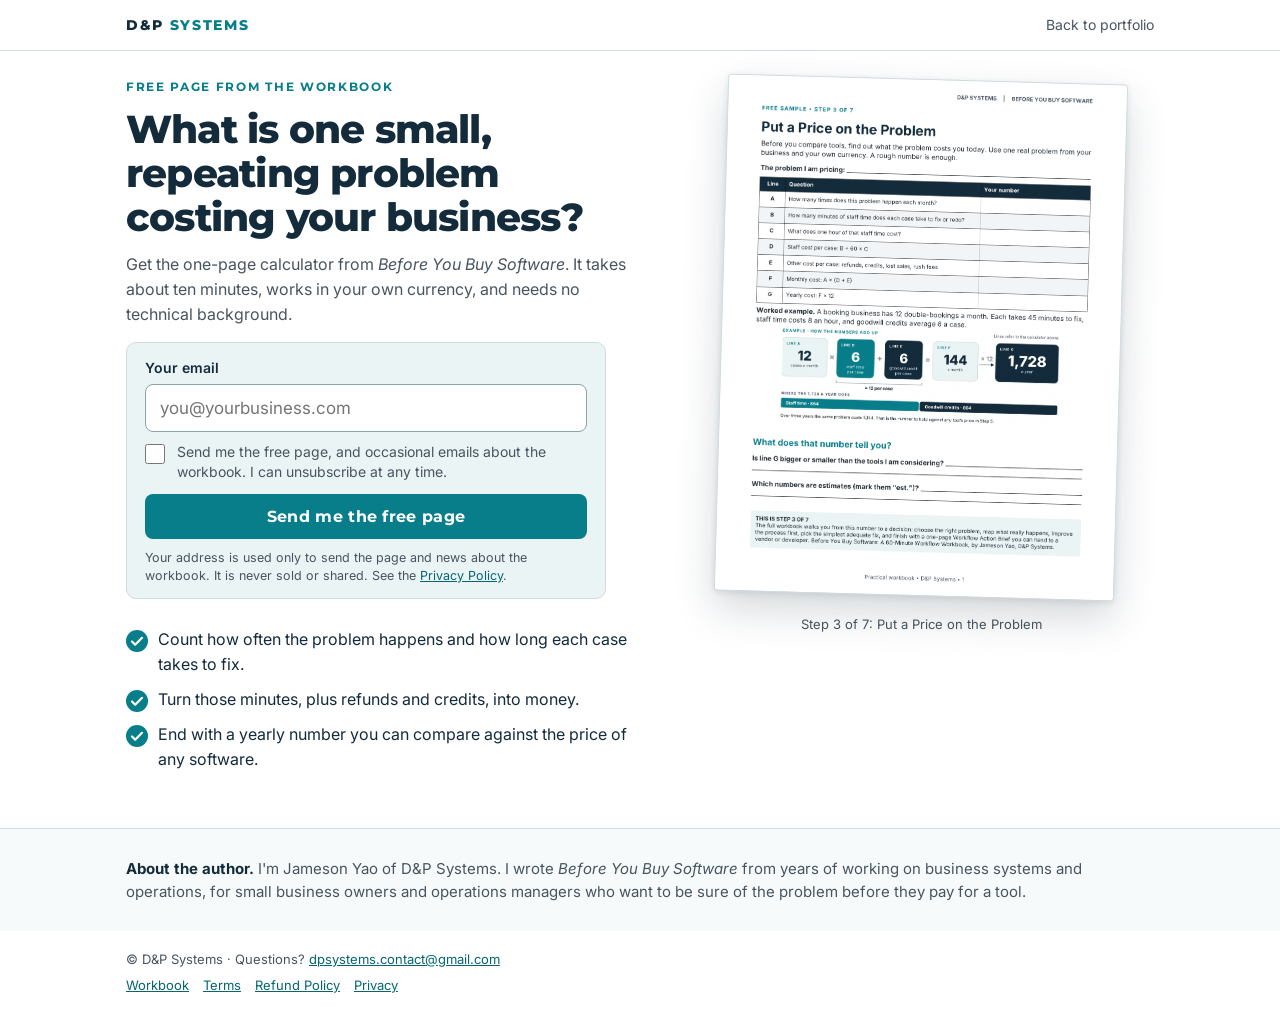
<file: free-sample/index.html>
<!doctype html>
<html lang="en">
<head>
<meta charset="utf-8">
<meta name="viewport" content="width=device-width, initial-scale=1">
<title>Free Page: Put a Price on the Problem</title>
<meta name="description" content="A free one-page calculator from Before You Buy Software, the 60-minute workflow workbook for small business owners and operations managers.">
<meta property="og:title" content="Free page: Put a Price on the Problem">
<meta property="og:description" content="Work out what one repeating problem costs your business each year, before you spend on software.">
<meta property="og:type" content="website">
<meta property="og:image" content="https://dp-systems-portfolio.vercel.app/free-sample/preview.png">
<meta property="og:url" content="https://dp-systems-portfolio.vercel.app/free-sample/">
<meta name="twitter:card" content="summary_large_image">
<link rel="preconnect" href="https://fonts.googleapis.com">
<link rel="preconnect" href="https://fonts.gstatic.com" crossorigin>
<link rel="stylesheet" href="https://fonts.googleapis.com/css2?family=Inter:wght@400;500;600&family=Montserrat:wght@600;700;800&display=swap">
<style>
:root {
  --ink: #142B3B;
  --teal: #087E8B;
  --teal-dark: #066670;
  --pale: #EAF4F5;
  --amber: #E8912D;
  --muted: #485560;
  --line: #CFDDE0;
  --bg: #FFFFFF;
  --head: "Montserrat", "Segoe UI", system-ui, sans-serif;
  --body: "Inter", "Segoe UI", system-ui, sans-serif;
  color-scheme: light;
}
* { box-sizing: border-box; }
html { -webkit-text-size-adjust: 100%; }
body { margin: 0; background: var(--bg); color: var(--ink); font: 400 16px/1.55 var(--body); }
a { color: var(--teal-dark); }

.wrap { max-width: 1060px; margin: 0 auto; padding: 0 16px; }

header.top { border-bottom: 1px solid var(--line); }
header.top .wrap { display: flex; justify-content: space-between; align-items: center; padding-block: 14px; gap: 12px; }
.brand { font: 800 14px/1 var(--head); letter-spacing: .12em; text-transform: uppercase; color: var(--ink); text-decoration: none; }
.brand span { color: var(--teal); }
.back { font-size: 14px; color: var(--muted); text-decoration: none; }
.back:hover { text-decoration: underline; }

main .wrap { display: grid; grid-template-columns: 1.05fr .95fr; gap: 48px; align-items: start; padding-block: 28px 56px; }

.eyebrow { font: 700 12px/1.3 var(--head); letter-spacing: .14em; text-transform: uppercase; color: var(--teal); margin: 0 0 14px; }
h1 { font: 800 clamp(1.7rem, 3.3vw, 2.45rem)/1.12 var(--head); letter-spacing: -.02em; margin: 0 0 12px; text-wrap: balance; }
.lede { color: var(--muted); margin: 0 0 16px; max-width: 34em; }

ul.points { list-style: none; margin: 28px 0 0; padding: 0; display: grid; gap: 10px; }
ul.points li { display: grid; grid-template-columns: 22px 1fr; gap: 10px; align-items: start; }
ul.points svg { width: 22px; height: 22px; margin-top: 3px; }

form { background: var(--pale); border: 1px solid var(--line); border-radius: 10px; padding: 16px 18px 14px; max-width: 30em; }
label.field { display: block; font: 600 14px/1.3 var(--body); margin-bottom: 6px; }
input[type="email"] { width: 100%; font: 400 17px/1.3 var(--body); padding: 12px 14px; border: 1.5px solid #8CA3AA; border-radius: 8px; background: #fff; color: var(--ink); }
input[type="email"]:focus-visible, .consent input:focus-visible, button:focus-visible, .dl:focus-visible { outline: 3px solid var(--amber); outline-offset: 2px; }
.consent { display: grid; grid-template-columns: 22px 1fr; gap: 10px; margin: 10px 0 12px; font-size: 14px; line-height: 1.45; color: var(--muted); }
.consent input { width: 20px; height: 20px; margin: 2px 0 0; accent-color: var(--teal); }
.hp { position: absolute; left: -9999px; width: 1px; height: 1px; overflow: hidden; }

button, .dl { display: inline-block; width: 100%; text-align: center; font: 700 16px/1.2 var(--head); letter-spacing: .02em; padding: 13px 20px; border: 0; border-radius: 8px; background: var(--teal); color: #fff; cursor: pointer; text-decoration: none; }
button:hover, .dl:hover { background: var(--teal-dark); }
button[disabled] { opacity: .65; cursor: wait; }
.err { color: #9A2B0F; font-size: 14px; margin: 0; }
.err:not(:empty) { margin-top: 10px; }
.fine { font-size: 12.5px; line-height: 1.4; color: var(--muted); margin: 10px 0 0; }

.done { background: var(--pale); border: 1px solid var(--line); border-left: 5px solid var(--teal); border-radius: 10px; padding: 18px 20px; max-width: 30em; }
.done h2 { font: 800 1.35rem/1.2 var(--head); margin: 0 0 8px; }
.done p { margin: 0 0 16px; color: var(--muted); }
.done h2:focus { outline: none; }
.upsell { margin: 18px 0 0; padding-top: 14px; border-top: 1px solid var(--line); font-size: 15px; }
.upsell p { margin: 0 0 10px; }
.upsell a.more { font-weight: 600; }
.footer-links { margin-top: 6px; }
.footer-links a { margin-right: 14px; }

figure.sheet { margin: 0; justify-self: center; }
figure.sheet img { display: block; width: 100%; max-width: 400px; height: auto; border: 1px solid var(--line); border-radius: 4px; box-shadow: 0 18px 40px rgba(20,43,59,.18), 0 2px 6px rgba(20,43,59,.1); transform: rotate(1.6deg); background: #fff; }
figure.sheet figcaption { text-align: center; font-size: 13px; color: var(--muted); margin-top: 18px; }

.author { border-top: 1px solid var(--line); background: #F6FAFA; }
.author .wrap { display: block; padding-block: 28px; font-size: 15px; color: var(--muted); }
.author strong { color: var(--ink); }
footer { font-size: 13px; color: var(--muted); }
footer .wrap { display: block; padding-block: 18px 28px; }

@media (max-width: 860px) {
  main .wrap { grid-template-columns: 1fr; gap: 32px; padding-block: 24px 40px; }
  figure.sheet { order: 2; }
  figure.sheet img { transform: none; max-width: 360px; }
}
@media (prefers-reduced-motion: no-preference) {
  button, .dl { transition: background .15s ease; }
}
</style>
</head>
<body>

<header class="top">
  <div class="wrap">
    <a class="brand" href="/">D&amp;P <span>Systems</span></a>
    <a class="back" href="/">Back to portfolio</a>
  </div>
</header>

<main>
  <div class="wrap">
    <div>
      <p class="eyebrow">Free page from the workbook</p>
      <h1>What is one small, repeating problem costing your business?</h1>
      <p class="lede">Get the one-page calculator from <em>Before You Buy Software</em>. It takes about ten minutes, works in your own currency, and needs no technical background.</p>

      <form id="form" novalidate>
        <label class="field" for="email">Your email</label>
        <input id="email" name="email" type="email" inputmode="email" autocomplete="email" placeholder="you@yourbusiness.com" required aria-describedby="err">
        <div class="hp" aria-hidden="true">
          <label>Leave this empty <input type="text" name="website" tabindex="-1" autocomplete="off"></label>
        </div>
        <label class="consent">
          <input type="checkbox" id="consent" name="consent" required>
          <span>Send me the free page, and occasional emails about the workbook. I can unsubscribe at any time.</span>
        </label>
        <button type="submit" id="submit">Send me the free page</button>
        <p class="err" id="err" role="alert"></p>
        <p class="fine">Your address is used only to send the page and news about the workbook. It is never sold or shared. See the <a href="/privacy.html">Privacy Policy</a>.</p>
        <noscript><p class="err">This form needs JavaScript. Please enable it, or write to <a href="mailto:dpsystems.contact@gmail.com">dpsystems.contact@gmail.com</a> and I will send the page.</p></noscript>
      </form>

      <div class="done" id="done" hidden>
        <h2 id="done-title" tabindex="-1">Thank you. Your page is ready.</h2>
        <p>Print it and fill it in by hand, or type into it on screen. Start with the one problem that annoys you most.</p>
        <a class="dl" href="/free-sample/put-a-price-on-the-problem.pdf" download>Download the free page (PDF)</a>
        <div class="upsell">
          <p>Want all seven steps? <em>Before You Buy Software</em> is the full 24-page workbook, US$17.</p>
          <a class="more" href="/before-you-buy-software.html">See the full workbook</a>
        </div>
      </div>

      <ul class="points">
        <li>
          <svg viewBox="0 0 22 22" aria-hidden="true"><circle cx="11" cy="11" r="11" fill="#087E8B"/><path d="M6 11.5l3.2 3.2L16 7.8" fill="none" stroke="#fff" stroke-width="2.2" stroke-linecap="round" stroke-linejoin="round"/></svg>
          <span>Count how often the problem happens and how long each case takes to fix.</span>
        </li>
        <li>
          <svg viewBox="0 0 22 22" aria-hidden="true"><circle cx="11" cy="11" r="11" fill="#087E8B"/><path d="M6 11.5l3.2 3.2L16 7.8" fill="none" stroke="#fff" stroke-width="2.2" stroke-linecap="round" stroke-linejoin="round"/></svg>
          <span>Turn those minutes, plus refunds and credits, into money.</span>
        </li>
        <li>
          <svg viewBox="0 0 22 22" aria-hidden="true"><circle cx="11" cy="11" r="11" fill="#087E8B"/><path d="M6 11.5l3.2 3.2L16 7.8" fill="none" stroke="#fff" stroke-width="2.2" stroke-linecap="round" stroke-linejoin="round"/></svg>
          <span>End with a yearly number you can compare against the price of any software.</span>
        </li>
      </ul>
    </div>

    <figure class="sheet">
      <img src="/free-sample/preview.png" width="1105" height="1430" alt="Preview of the free page: a seven-line cost calculator, followed by a worked example showing a problem that happens 12 times a month costing 1,728 a year.">
      <figcaption>Step 3 of 7: Put a Price on the Problem</figcaption>
    </figure>
  </div>
</main>

<section class="author">
  <div class="wrap">
    <strong>About the author.</strong> I'm Jameson Yao of D&amp;P Systems. I wrote <em>Before You Buy Software</em> from years of working on business systems and operations, for small business owners and operations managers who want to be sure of the problem before they pay for a tool.
  </div>
</section>

<footer>
  <div class="wrap">
    &copy; D&amp;P Systems &middot; Questions? <a href="mailto:dpsystems.contact@gmail.com">dpsystems.contact@gmail.com</a>
    <div class="footer-links"><a href="/before-you-buy-software.html">Workbook</a><a href="/terms.html">Terms</a><a href="/refund-policy.html">Refund Policy</a><a href="/privacy.html">Privacy</a></div>
  </div>
</footer>

<script>
(function () {
  var form = document.getElementById('form');
  var email = document.getElementById('email');
  var consent = document.getElementById('consent');
  var btn = document.getElementById('submit');
  var err = document.getElementById('err');
  var done = document.getElementById('done');
  var title = document.getElementById('done-title');
  var RE = /^[^\s@]+@[^\s@]+\.[^\s@]{2,}$/;

  function show(msg) { err.textContent = msg || ''; }

  form.addEventListener('submit', function (e) {
    e.preventDefault();
    show('');
    var v = email.value.trim();
    if (!RE.test(v)) { show('Please enter a valid email address.'); email.focus(); return; }
    if (!consent.checked) { show('Please tick the box so I know you agree to receive the page and emails.'); consent.focus(); return; }

    btn.disabled = true;
    btn.textContent = 'Sending...';
    fetch('/api/subscribe', {
      method: 'POST',
      headers: { 'Content-Type': 'application/json' },
      body: JSON.stringify({ email: v, consent: true, website: form.elements.website.value })
    }).then(function (r) {
      return r.json().catch(function () { return {}; }).then(function (data) { return { ok: r.ok && data.ok, data: data }; });
    }).then(function (res) {
      if (res.ok) {
        form.hidden = true;
        done.hidden = false;
        title.focus();
      } else {
        show((res.data && res.data.error) || 'Something went wrong. Please try again.');
        btn.disabled = false;
        btn.textContent = 'Send me the free page';
      }
    }).catch(function () {
      show('Could not connect. Please check your internet and try again.');
      btn.disabled = false;
      btn.textContent = 'Send me the free page';
    });
  });
})();
</script>
</body>
</html>
</file>
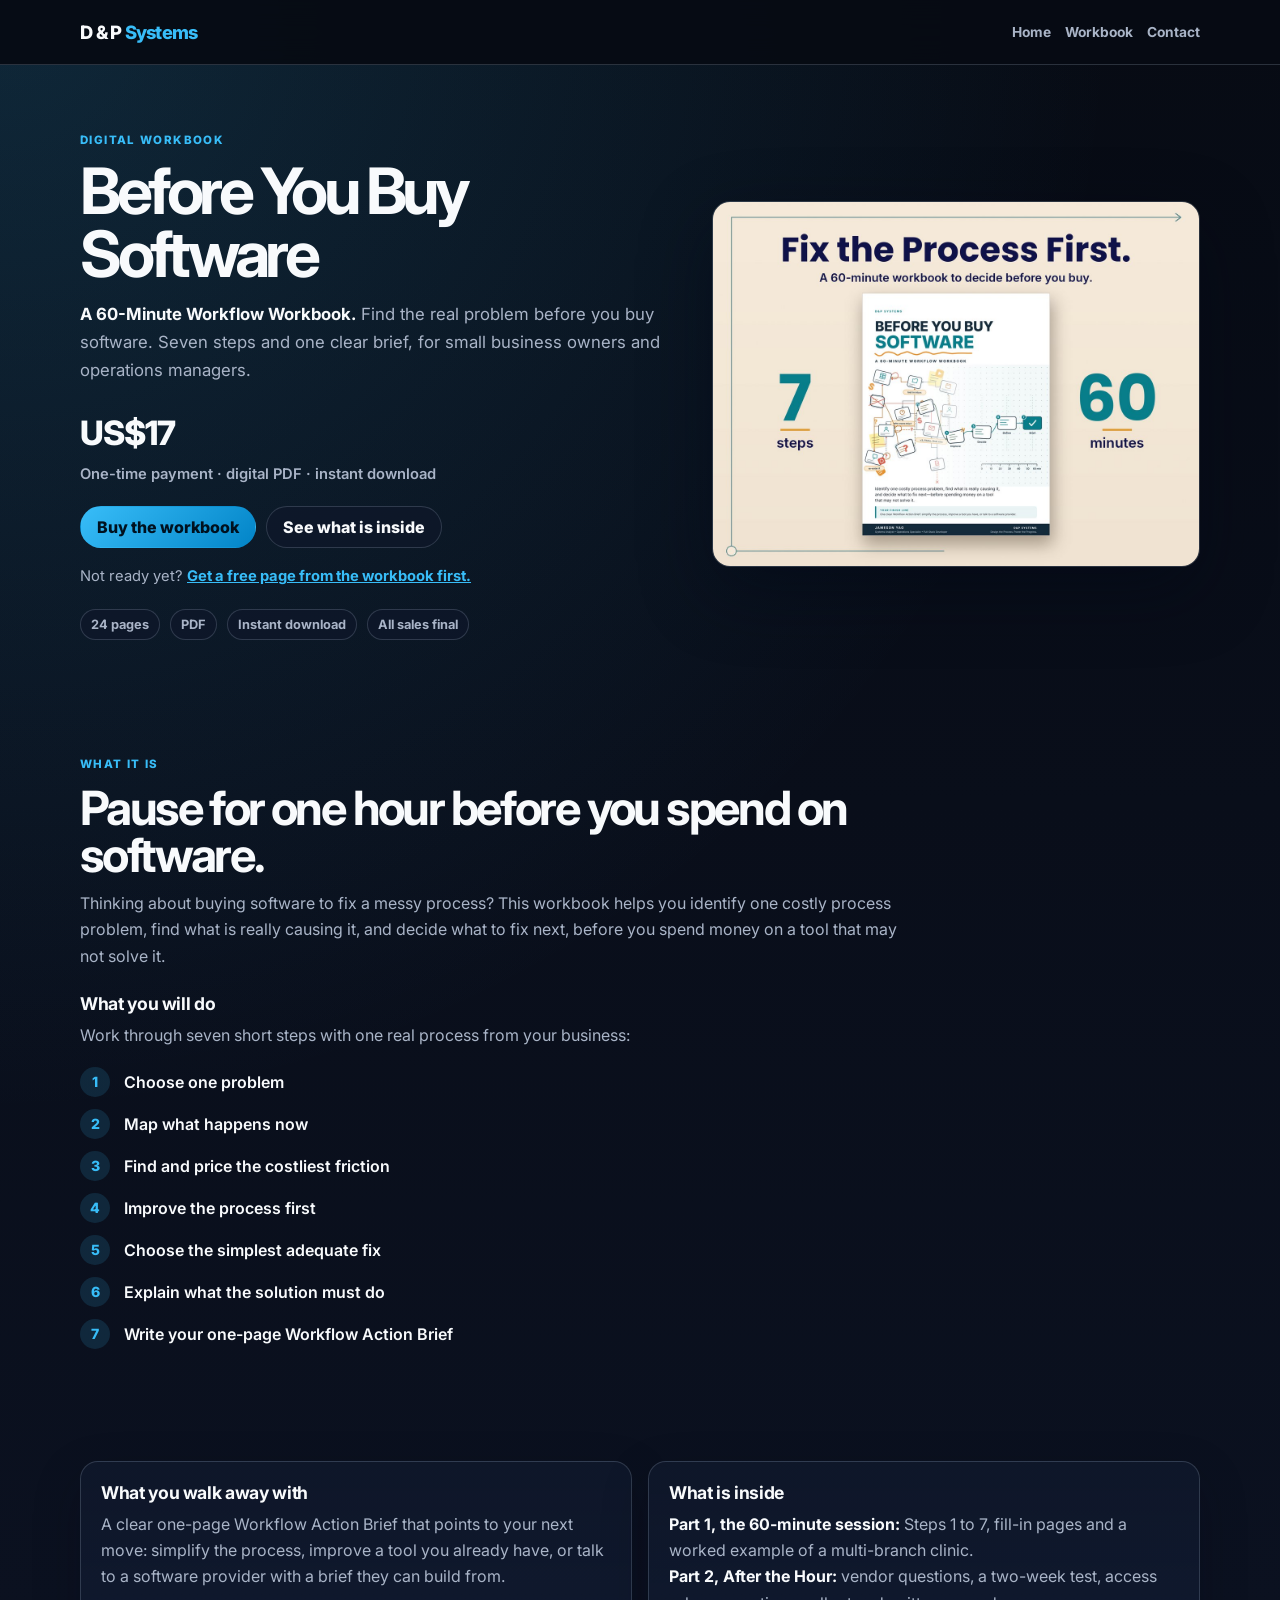
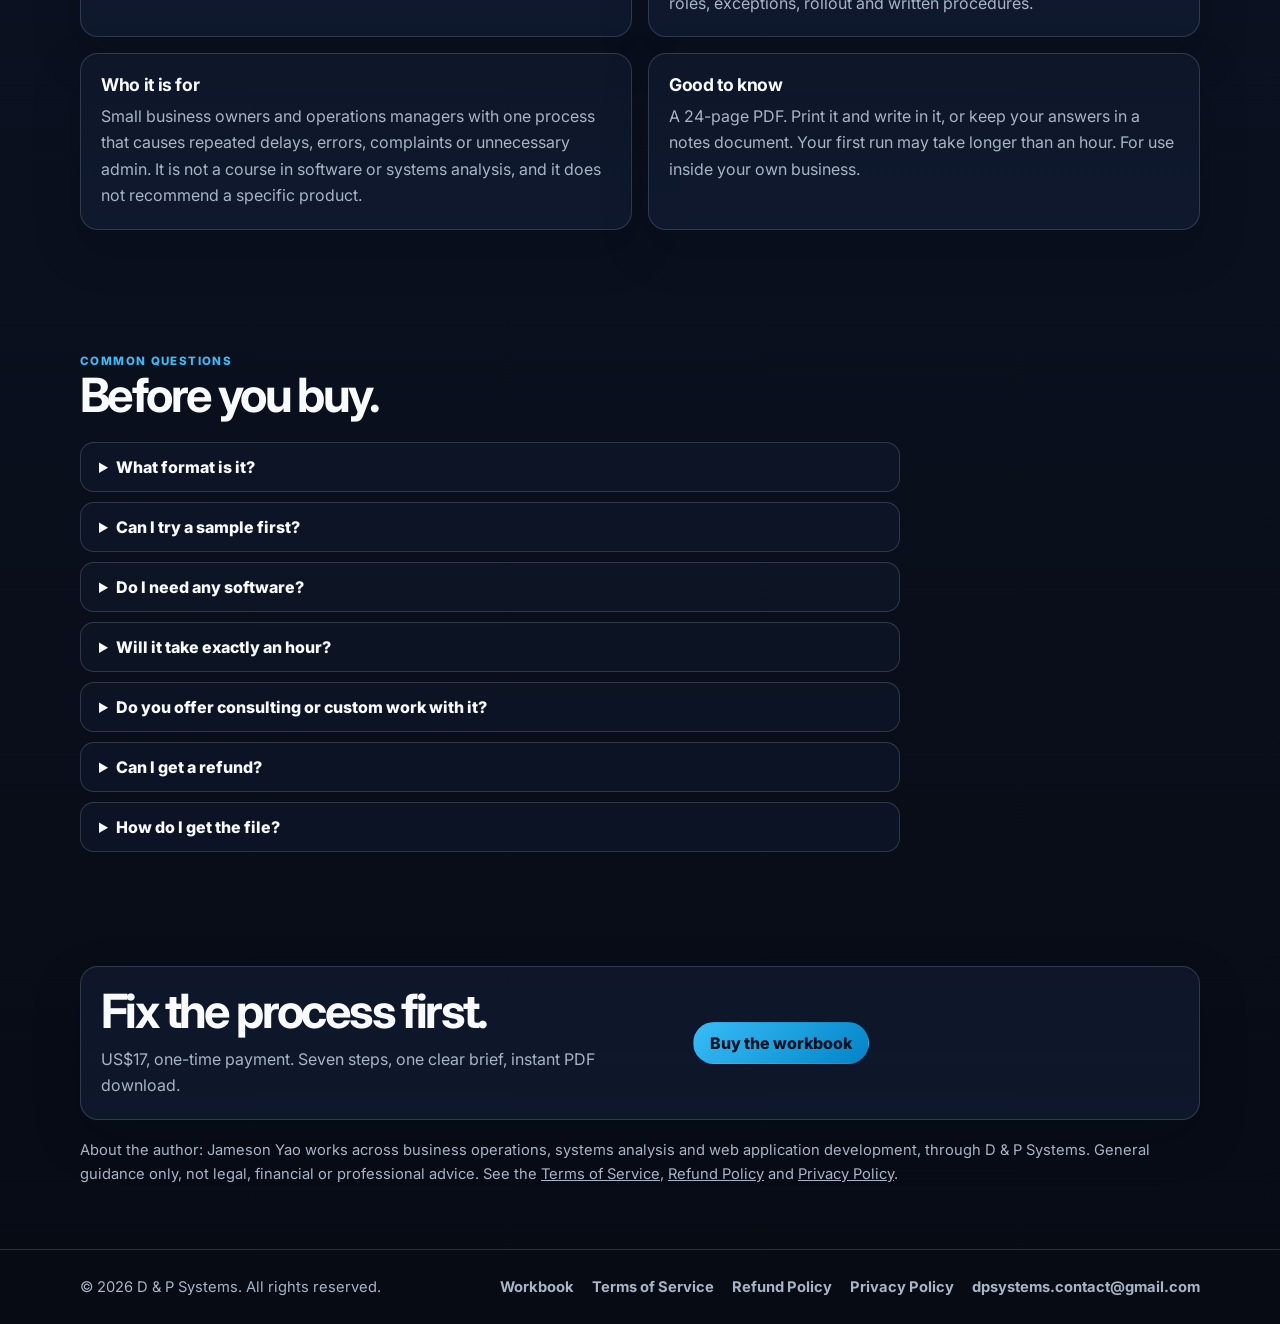
<file: before-you-buy-software.html>
<!DOCTYPE html>
<html lang="en">
<head>
<meta charset="utf-8">
<meta name="viewport" content="width=device-width, initial-scale=1.0">
<title>Before You Buy Software: A 60-Minute Workflow Workbook | D &amp; P Systems</title>
<meta name="description" content="A 24-page PDF workbook for small business owners and operations managers: seven steps and one clear brief to find the real problem before you buy software. US$17, instant download.">
<link rel="preconnect" href="https://fonts.googleapis.com">
<link rel="preconnect" href="https://fonts.gstatic.com" crossorigin>
<link href="https://fonts.googleapis.com/css2?family=Inter:wght@400;600;700;800&amp;display=swap" rel="stylesheet">
<link rel="stylesheet" href="css/portfolio-v2.css">
<style>
  .legal-wrap { max-width: 820px; }
  .legal h1 { font-size: clamp(2rem, 5vw, 3.2rem); line-height: 1.05; margin-bottom: 10px; }
  .legal h2 { font-size: 1.3rem; letter-spacing: -0.02em; line-height: 1.25; margin: 34px 0 10px; }
  .legal p, .legal li { color: var(--muted); line-height: 1.75; }
  .legal li { margin-bottom: 8px; }
  .legal ul { padding-left: 1.2rem; }
  .legal strong { color: var(--text); }
  .legal a, .product a.text-link { color: var(--blue); font-weight: 700; }
  .updated { font-size: 0.95rem; }
  .product-hero { display: grid; grid-template-columns: minmax(0, 1.1fr) minmax(0, 0.9fr); gap: 36px; align-items: center; padding-block: 56px; }
  .product-hero img { width: 100%; height: auto; border-radius: var(--radius); border: 1px solid var(--line); box-shadow: var(--shadow); }
  .price { margin: 20px 0 4px; font-size: 2.1rem; font-weight: 800; color: var(--text); letter-spacing: -0.03em; }
  .price small { display: block; margin-top: 2px; font-size: 0.92rem; font-weight: 600; color: var(--muted); letter-spacing: 0; }
  .two-cols { display: grid; grid-template-columns: repeat(2, minmax(0, 1fr)); gap: 16px; }
  .steps { counter-reset: s; list-style: none; padding: 0; margin: 18px 0 0; display: grid; gap: 12px; }
  .steps li { counter-increment: s; display: flex; align-items: center; gap: 14px; color: var(--text); font-weight: 600; }
  .steps li::before { content: counter(s); flex: 0 0 30px; height: 30px; display: grid; place-items: center; border-radius: 50%; background: rgba(56, 189, 248, 0.14); color: var(--blue); font-weight: 800; font-size: 0.88rem; }
  .faq details { margin-bottom: 10px; padding: 14px 18px; border: 1px solid var(--line); border-radius: 14px; background: rgba(15, 23, 42, 0.7); }
  .faq summary { cursor: pointer; font-weight: 800; color: var(--text); }
  .faq p { margin: 10px 0 0; }
  .fine-print { font-size: 0.92rem; }
  .site-footer { border-top: 1px solid var(--line); padding: 28px 0; color: var(--muted); font-size: 0.92rem; }
  .footer-row { display: flex; justify-content: space-between; flex-wrap: wrap; gap: 12px 24px; }
  .footer-links { display: flex; flex-wrap: wrap; gap: 8px 18px; }
  .footer-links a { color: var(--muted); text-decoration: none; font-weight: 700; }
  .footer-links a:hover { color: var(--text); }
  @media (max-width: 920px) {
    .product-hero, .two-cols { grid-template-columns: 1fr; }
    .product-hero { padding-block: 34px; }
  }
</style>
</head>
<body>
<header class="site-header">
  <div class="container nav">
    <a class="brand" href="index.html">D &amp; P <span>Systems</span></a>
    <nav class="nav-links" aria-label="Main navigation">
      <a href="index.html">Home</a>
      <a href="before-you-buy-software.html">Workbook</a>
      <a href="index.html#contact">Contact</a>
    </nav>
  </div>
</header>
<main>
<div class="container product-hero product">
  <div>
    <p class="eyebrow">Digital workbook</p>
    <h1>Before You Buy Software</h1>
    <p class="hero-text"><strong style="color:var(--text)">A 60-Minute Workflow Workbook.</strong> Find the real problem before you buy software. Seven steps and one clear brief, for small business owners and operations managers.</p>
    <p class="price">US$17 <small>One-time payment &middot; digital PDF &middot; instant download</small></p>
    <div class="hero-actions">
      <a class="btn primary" href="https://jameson-yao.lemonsqueezy.com/checkout/buy/b987eafa-0fe9-4880-8f83-69f5c24ba583">Buy the workbook</a>
      <a class="btn secondary" href="#inside">See what is inside</a>
    </div>
    <p class="fine-print" style="margin-top:16px">Not ready yet? <a class="text-link" href="free-sample/">Get a free page from the workbook first.</a></p>
    <div class="hero-badges">
      <span>24 pages</span>
      <span>PDF</span>
      <span>Instant download</span>
      <span>All sales final</span>
    </div>
  </div>
  <div>
    <img src="img/before-you-buy-software.jpg" width="1200" height="900" alt="The Before You Buy Software workbook cover with the headline Fix the Process First, showing 7 steps and 60 minutes">
  </div>
</div>

<section class="section" id="inside">
  <div class="container">
    <div class="section-heading">
      <p class="eyebrow">What it is</p>
      <h2>Pause for one hour before you spend on software.</h2>
      <p>Thinking about buying software to fix a messy process? This workbook helps you identify one costly process problem, find what is really causing it, and decide what to fix next, before you spend money on a tool that may not solve it.</p>
    </div>
    <h3>What you will do</h3>
    <p>Work through seven short steps with one real process from your business:</p>
    <ol class="steps">
      <li>Choose one problem</li>
      <li>Map what happens now</li>
      <li>Find and price the costliest friction</li>
      <li>Improve the process first</li>
      <li>Choose the simplest adequate fix</li>
      <li>Explain what the solution must do</li>
      <li>Write your one-page Workflow Action Brief</li>
    </ol>
  </div>
</section>

<section class="section">
  <div class="container">
    <div class="two-cols">
      <article class="card">
        <h3>What you walk away with</h3>
        <p>A clear one-page Workflow Action Brief that points to your next move: simplify the process, improve a tool you already have, or talk to a software provider with a brief they can build from.</p>
      </article>
      <article class="card">
        <h3>What is inside</h3>
        <p><strong style="color:var(--text)">Part 1, the 60-minute session:</strong> Steps 1 to 7, fill-in pages and a worked example of a multi-branch clinic.</p>
        <p><strong style="color:var(--text)">Part 2, After the Hour:</strong> vendor questions, a two-week test, access roles, exceptions, rollout and written procedures.</p>
      </article>
      <article class="card">
        <h3>Who it is for</h3>
        <p>Small business owners and operations managers with one process that causes repeated delays, errors, complaints or unnecessary admin. It is not a course in software or systems analysis, and it does not recommend a specific product.</p>
      </article>
      <article class="card">
        <h3>Good to know</h3>
        <p>A 24-page PDF. Print it and write in it, or keep your answers in a notes document. Your first run may take longer than an hour. For use inside your own business.</p>
      </article>
    </div>
  </div>
</section>

<section class="section">
  <div class="container faq">
  <div style="max-width:820px">
    <div class="section-heading">
      <p class="eyebrow">Common questions</p>
      <h2>Before you buy.</h2>
    </div>
    <details><summary>What format is it?</summary><p>A 24-page PDF. Print it and write in it, or keep your answers in a notes document.</p></details>
    <details><summary>Can I try a sample first?</summary><p>Yes. You can get a free page from the workbook, the Step 3 cost calculator, from the <a class="text-link" href="free-sample/">free sample page</a>.</p></details>
    <details><summary>Do I need any software?</summary><p>No. A pen or a notes document is enough.</p></details>
    <details><summary>Will it take exactly an hour?</summary><p>The session is designed for about an hour. Your first run may take longer.</p></details>
    <details><summary>Do you offer consulting or custom work with it?</summary><p>No. The workbook is a premade, self-serve digital product.</p></details>
    <details><summary>Can I get a refund?</summary><p>All sales are final because the file is delivered instantly. See the <a class="text-link" href="refund-policy.html">Refund Policy</a>.</p></details>
    <details><summary>How do I get the file?</summary><p>Right after payment you see a download page, and you also receive a receipt email with a download link.</p></details>
  </div>
  </div>
</section>

<section class="section cta-section">
  <div class="container">
    <div class="cta-card">
      <div>
        <h2>Fix the process first.</h2>
        <p>US$17, one-time payment. Seven steps, one clear brief, instant PDF download.</p>
      </div>
      <div class="cta-actions">
        <a class="btn primary" href="https://jameson-yao.lemonsqueezy.com/checkout/buy/b987eafa-0fe9-4880-8f83-69f5c24ba583">Buy the workbook</a>
      </div>
    </div>
    <p class="fine-print" style="margin-top:18px">About the author: Jameson Yao works across business operations, systems analysis and web application development, through D &amp; P Systems. General guidance only, not legal, financial or professional advice. See the <a class="text-link" href="terms.html">Terms of Service</a>, <a class="text-link" href="refund-policy.html">Refund Policy</a> and <a class="text-link" href="privacy.html">Privacy Policy</a>.</p>
  </div>
</section>
</main>
<footer class="site-footer">
  <div class="container footer-row">
    <span>&copy; 2026 D &amp; P Systems. All rights reserved.</span>
    <nav class="footer-links" aria-label="Legal">
      <a href="before-you-buy-software.html">Workbook</a>
      <a href="terms.html">Terms of Service</a>
      <a href="refund-policy.html">Refund Policy</a>
      <a href="privacy.html">Privacy Policy</a>
      <a href="mailto:dpsystems.contact@gmail.com">dpsystems.contact@gmail.com</a>
    </nav>
  </div>
</footer>
</body>
</html>
</file>
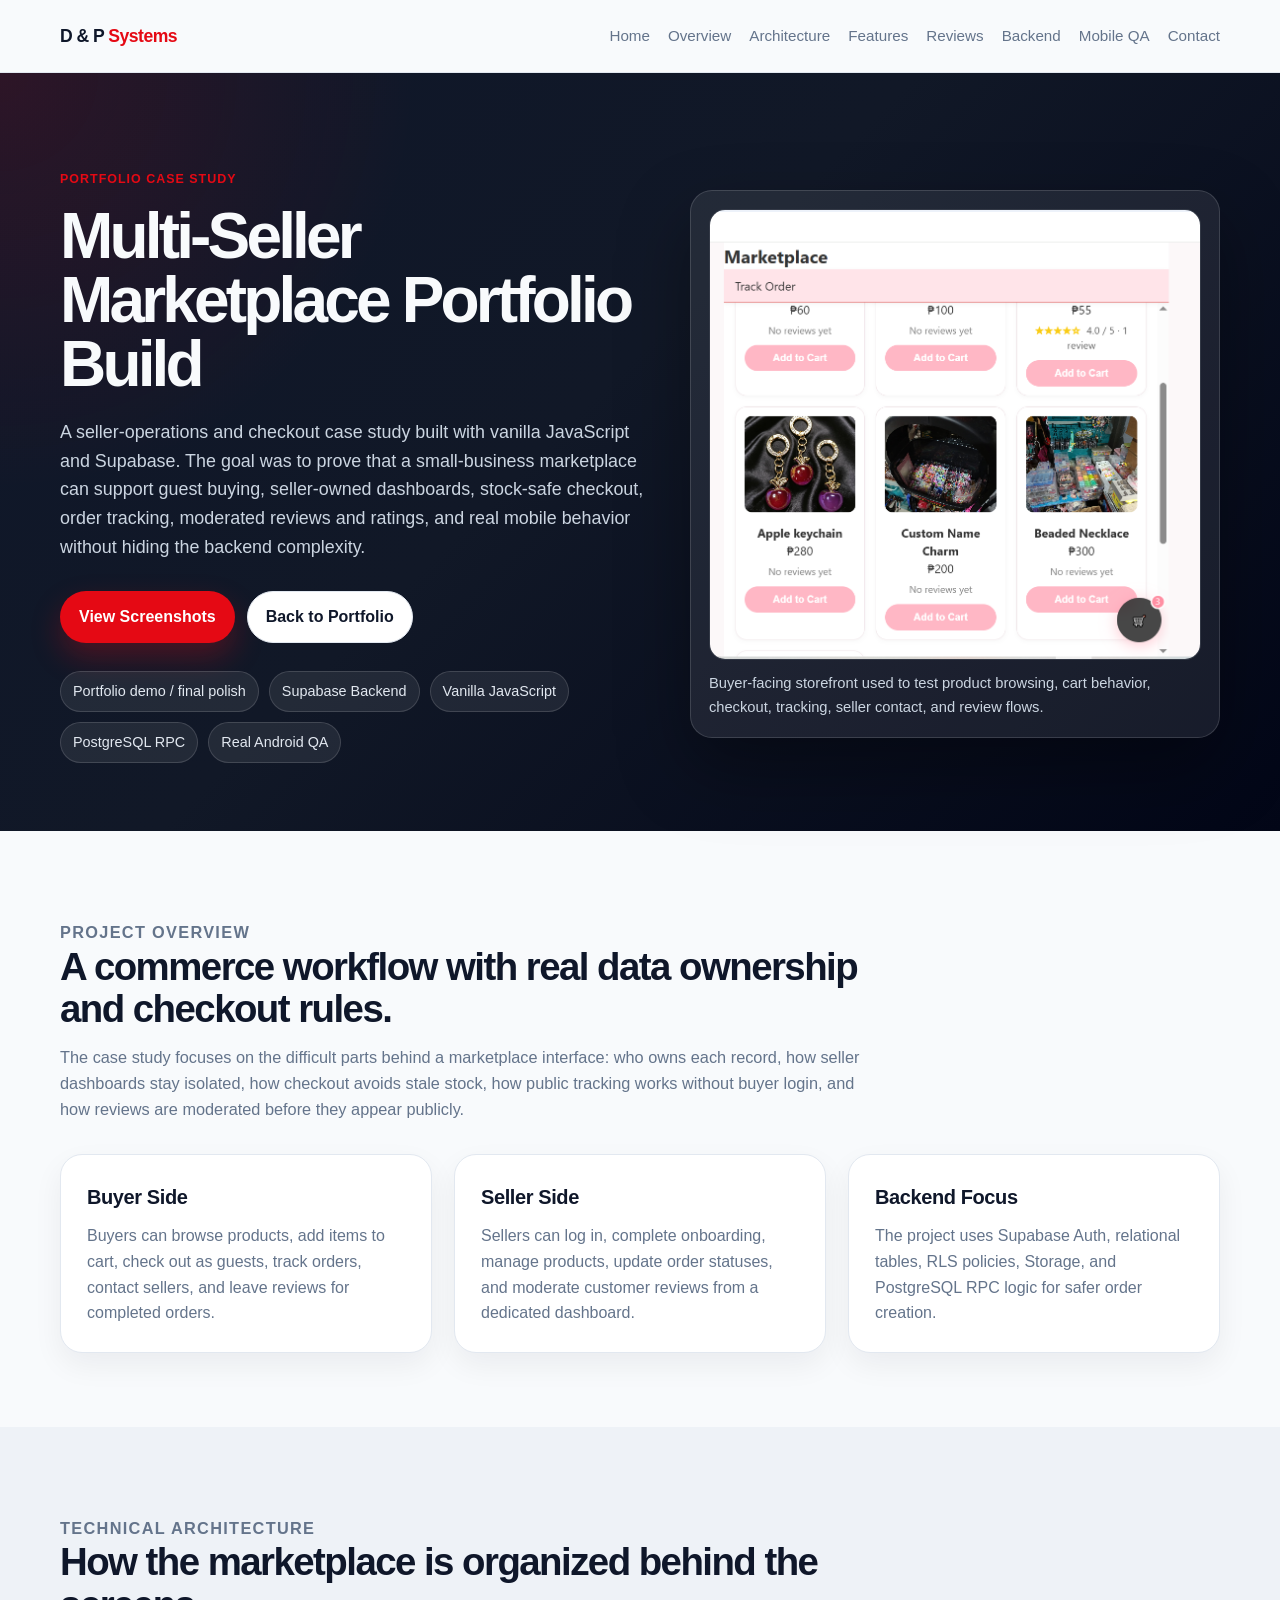
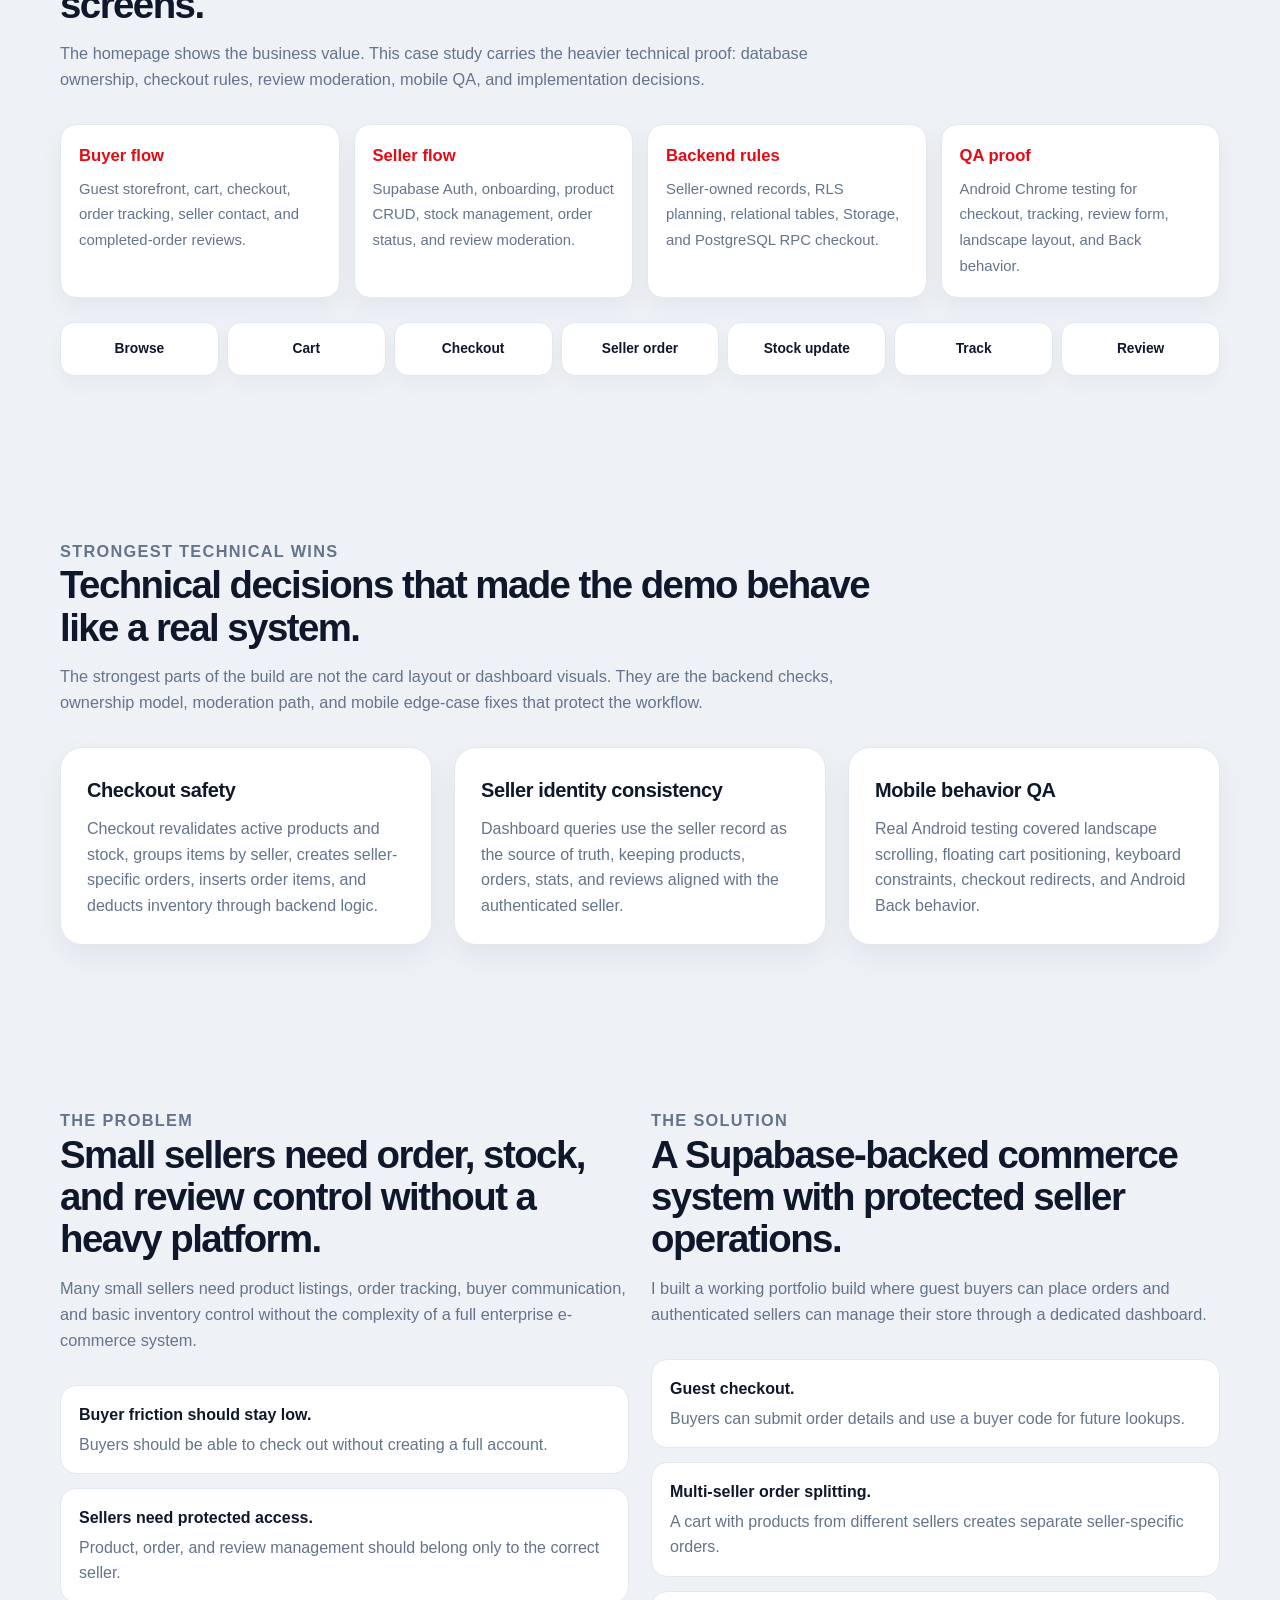
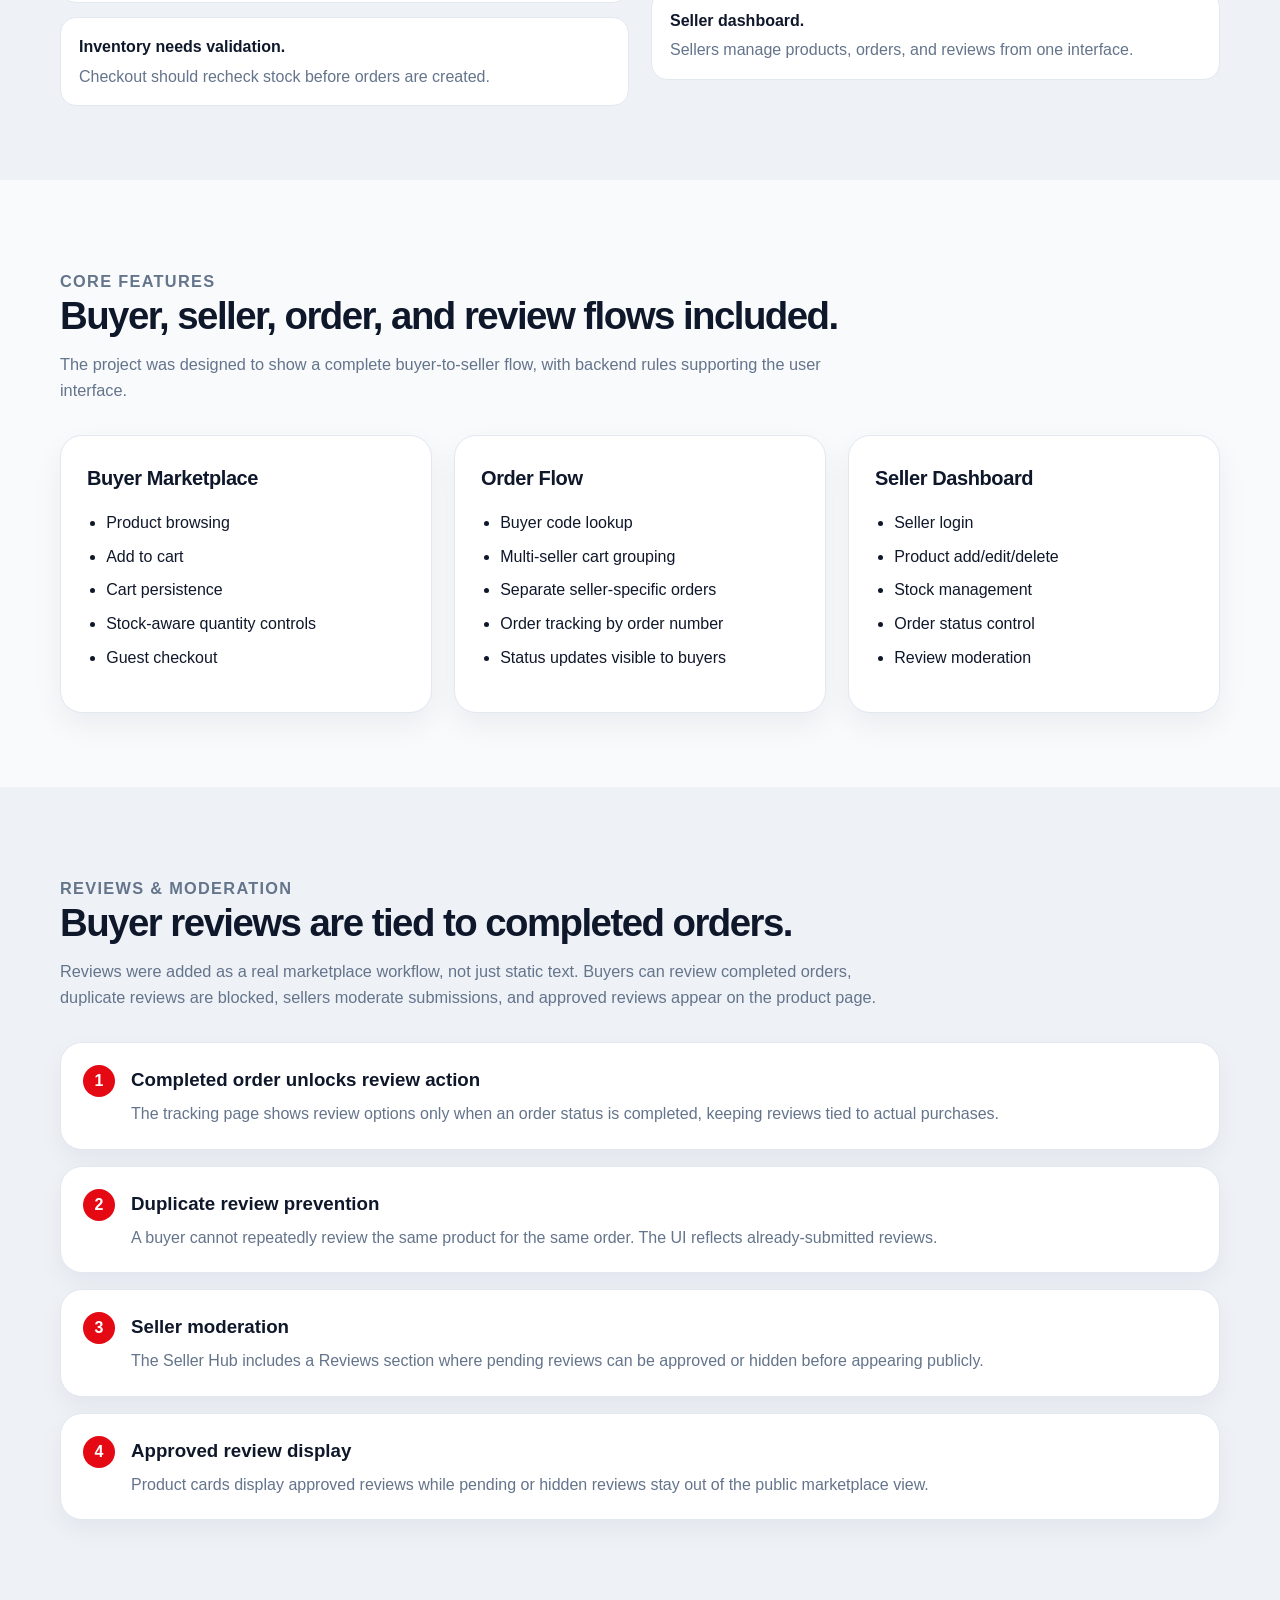
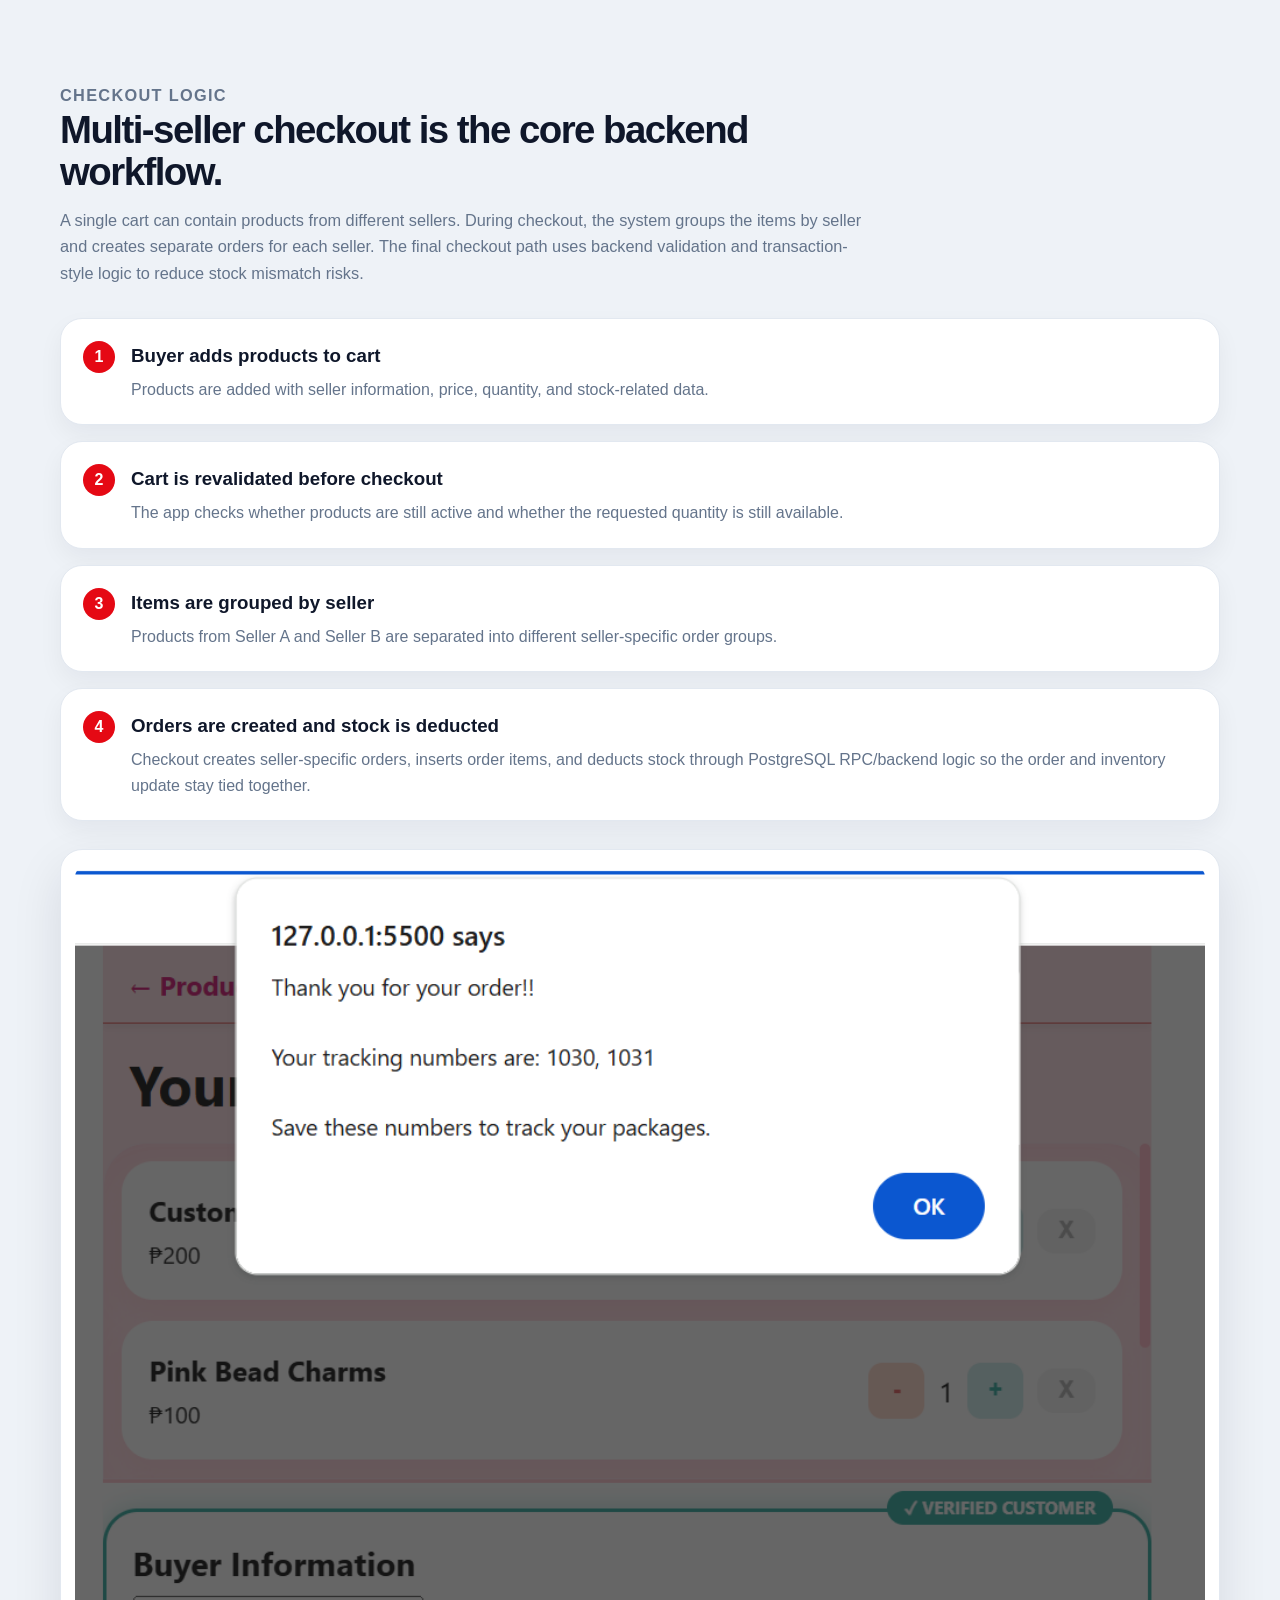
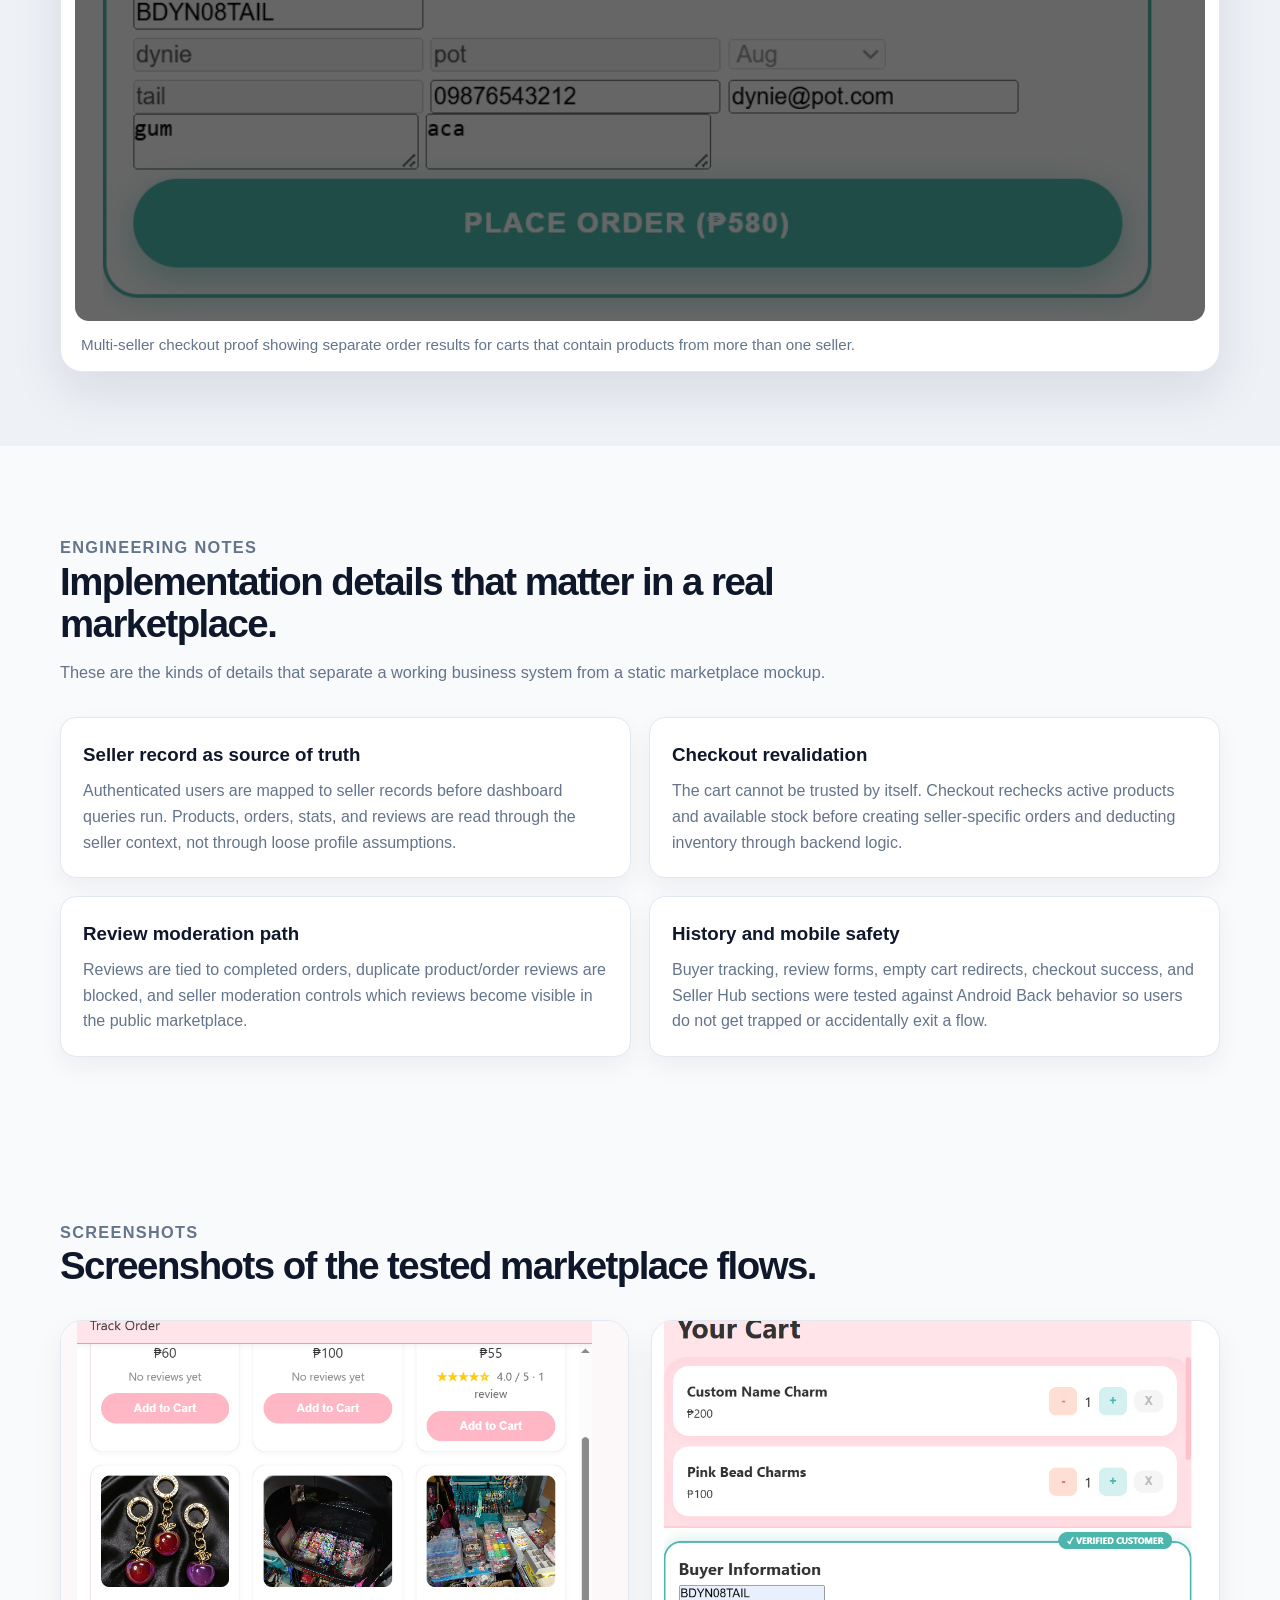
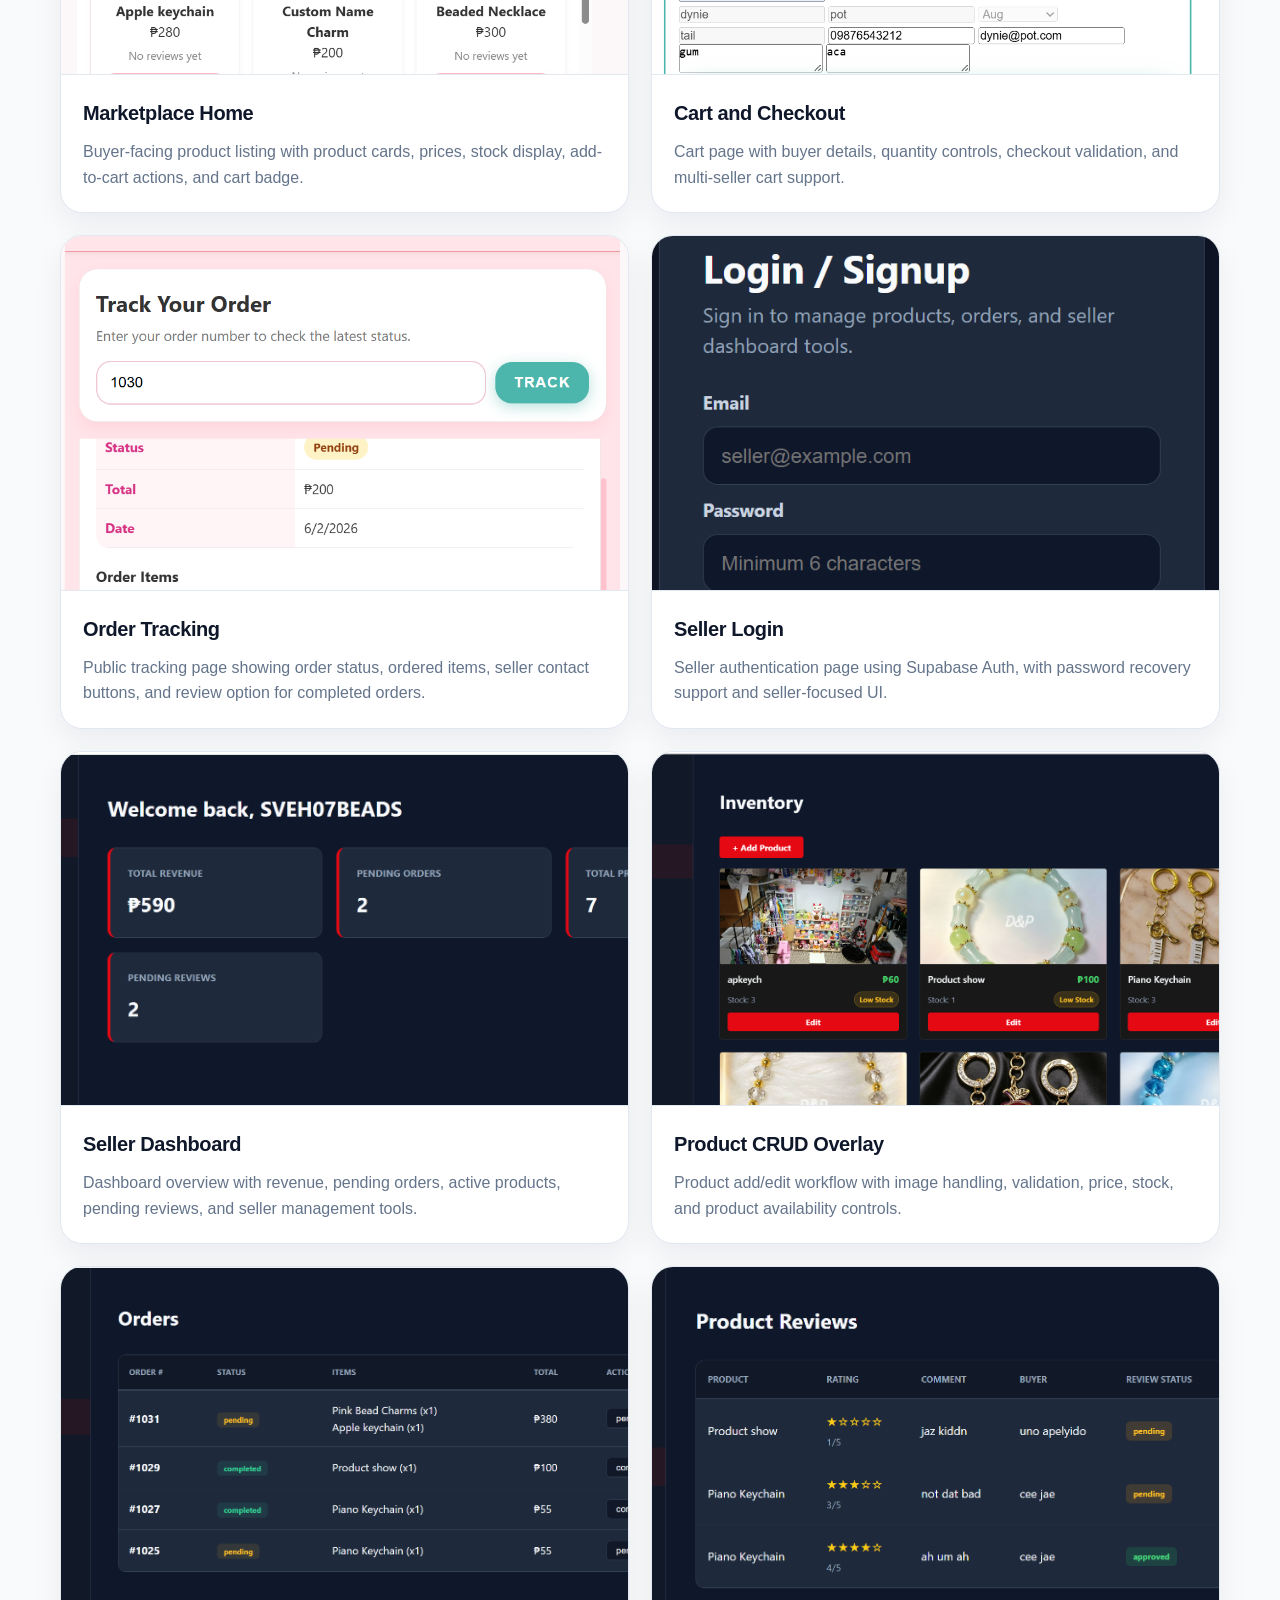
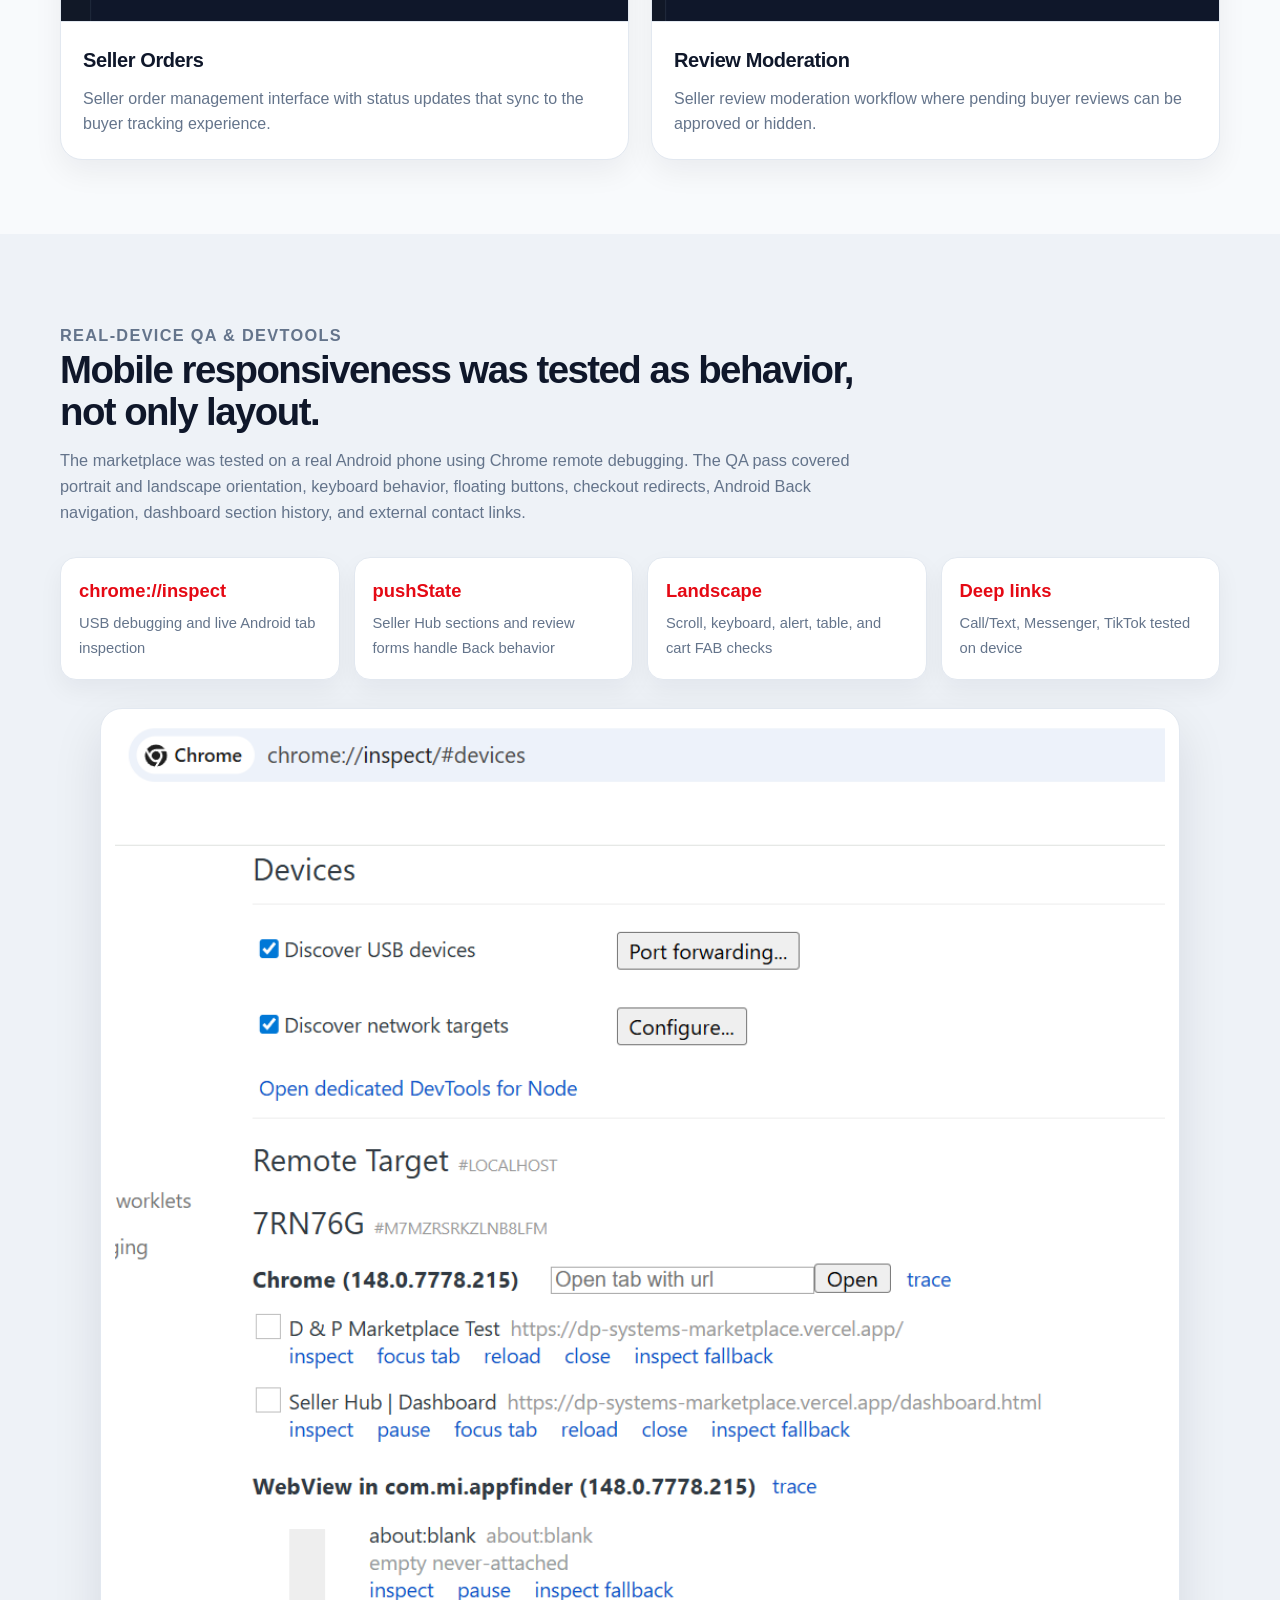
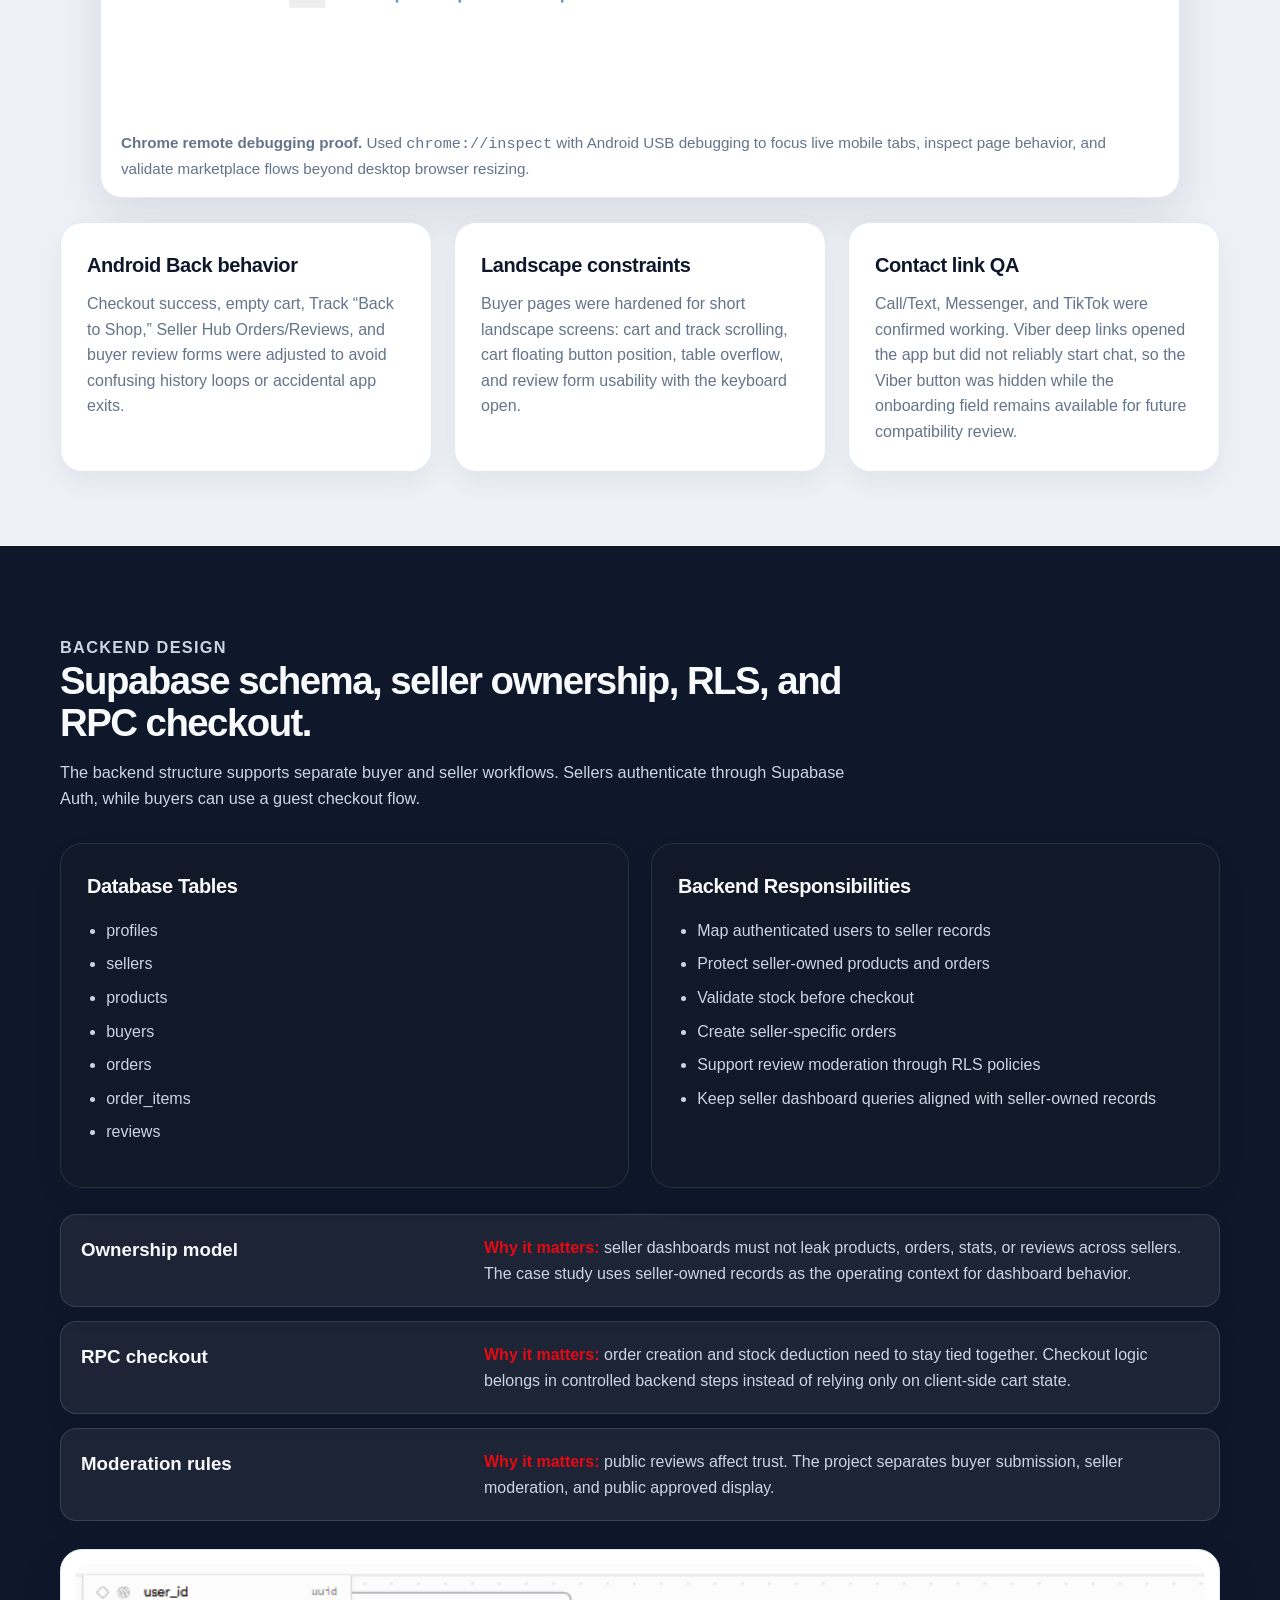
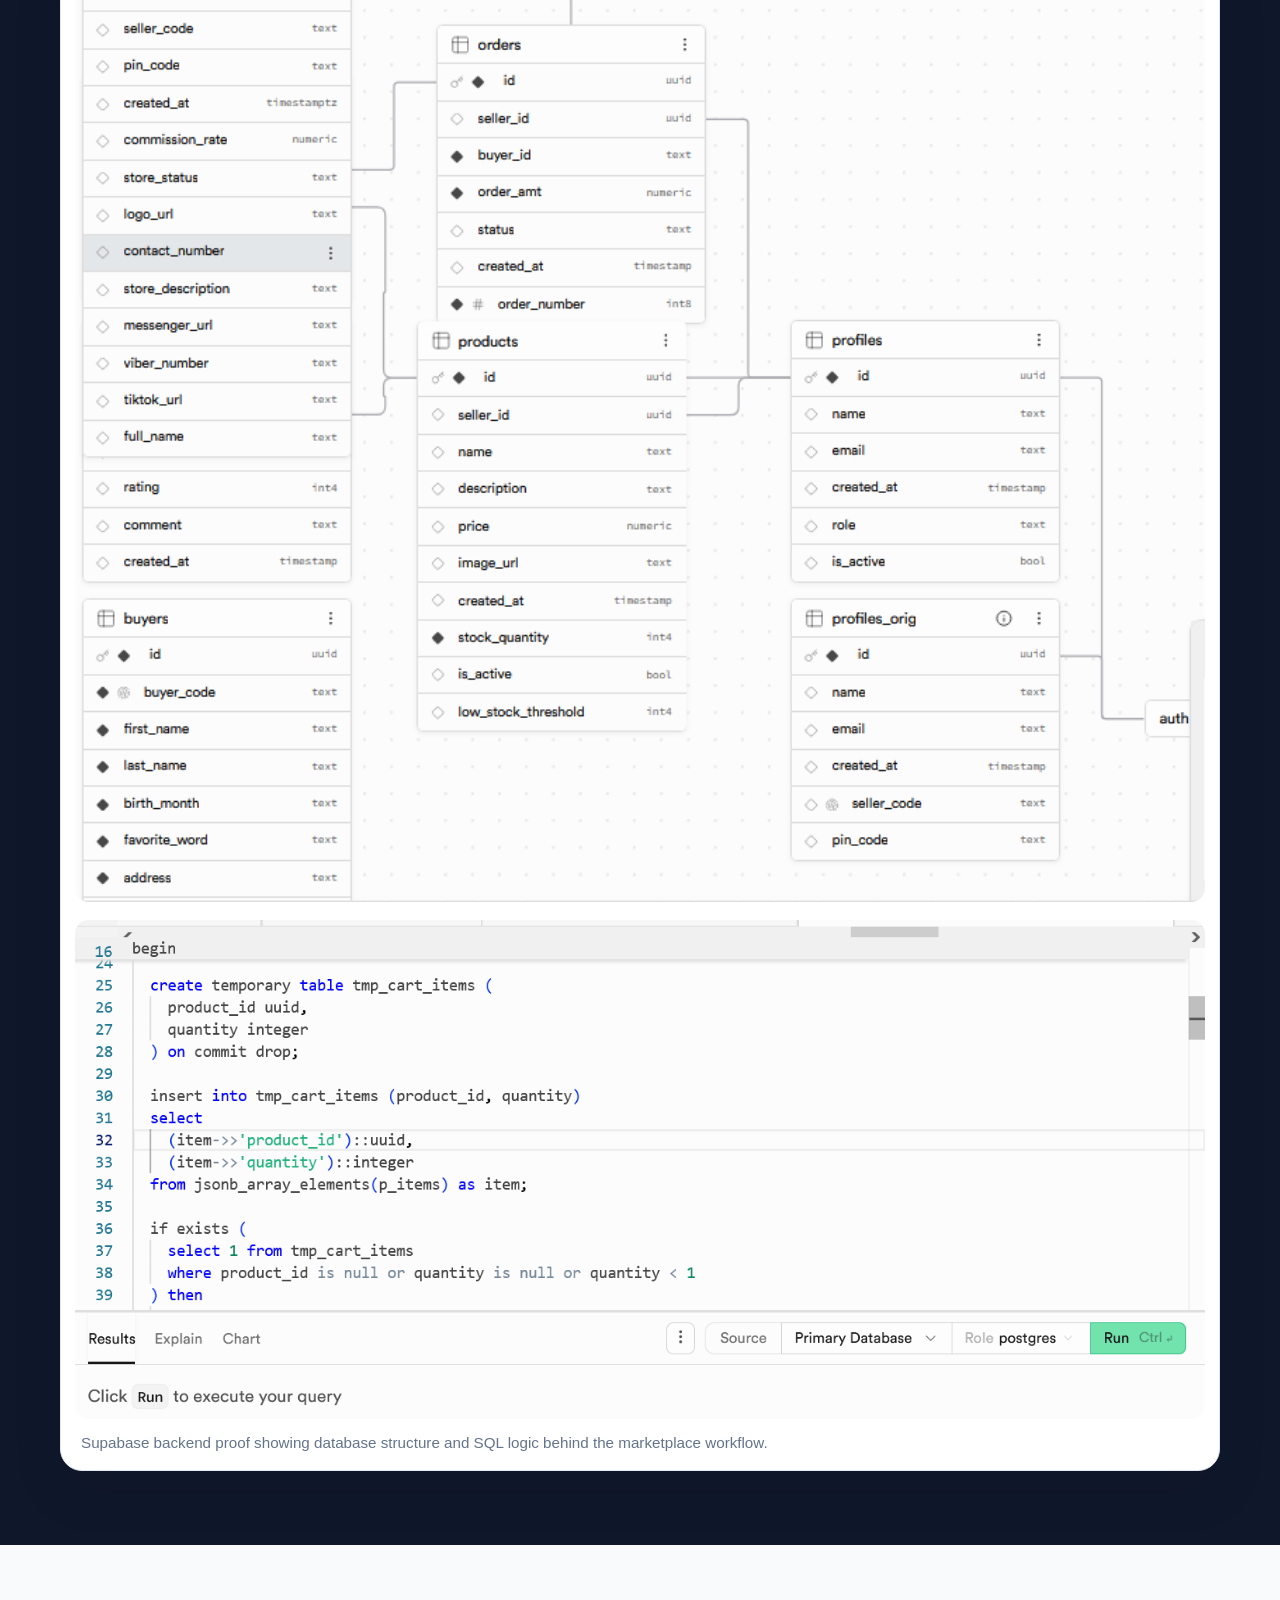
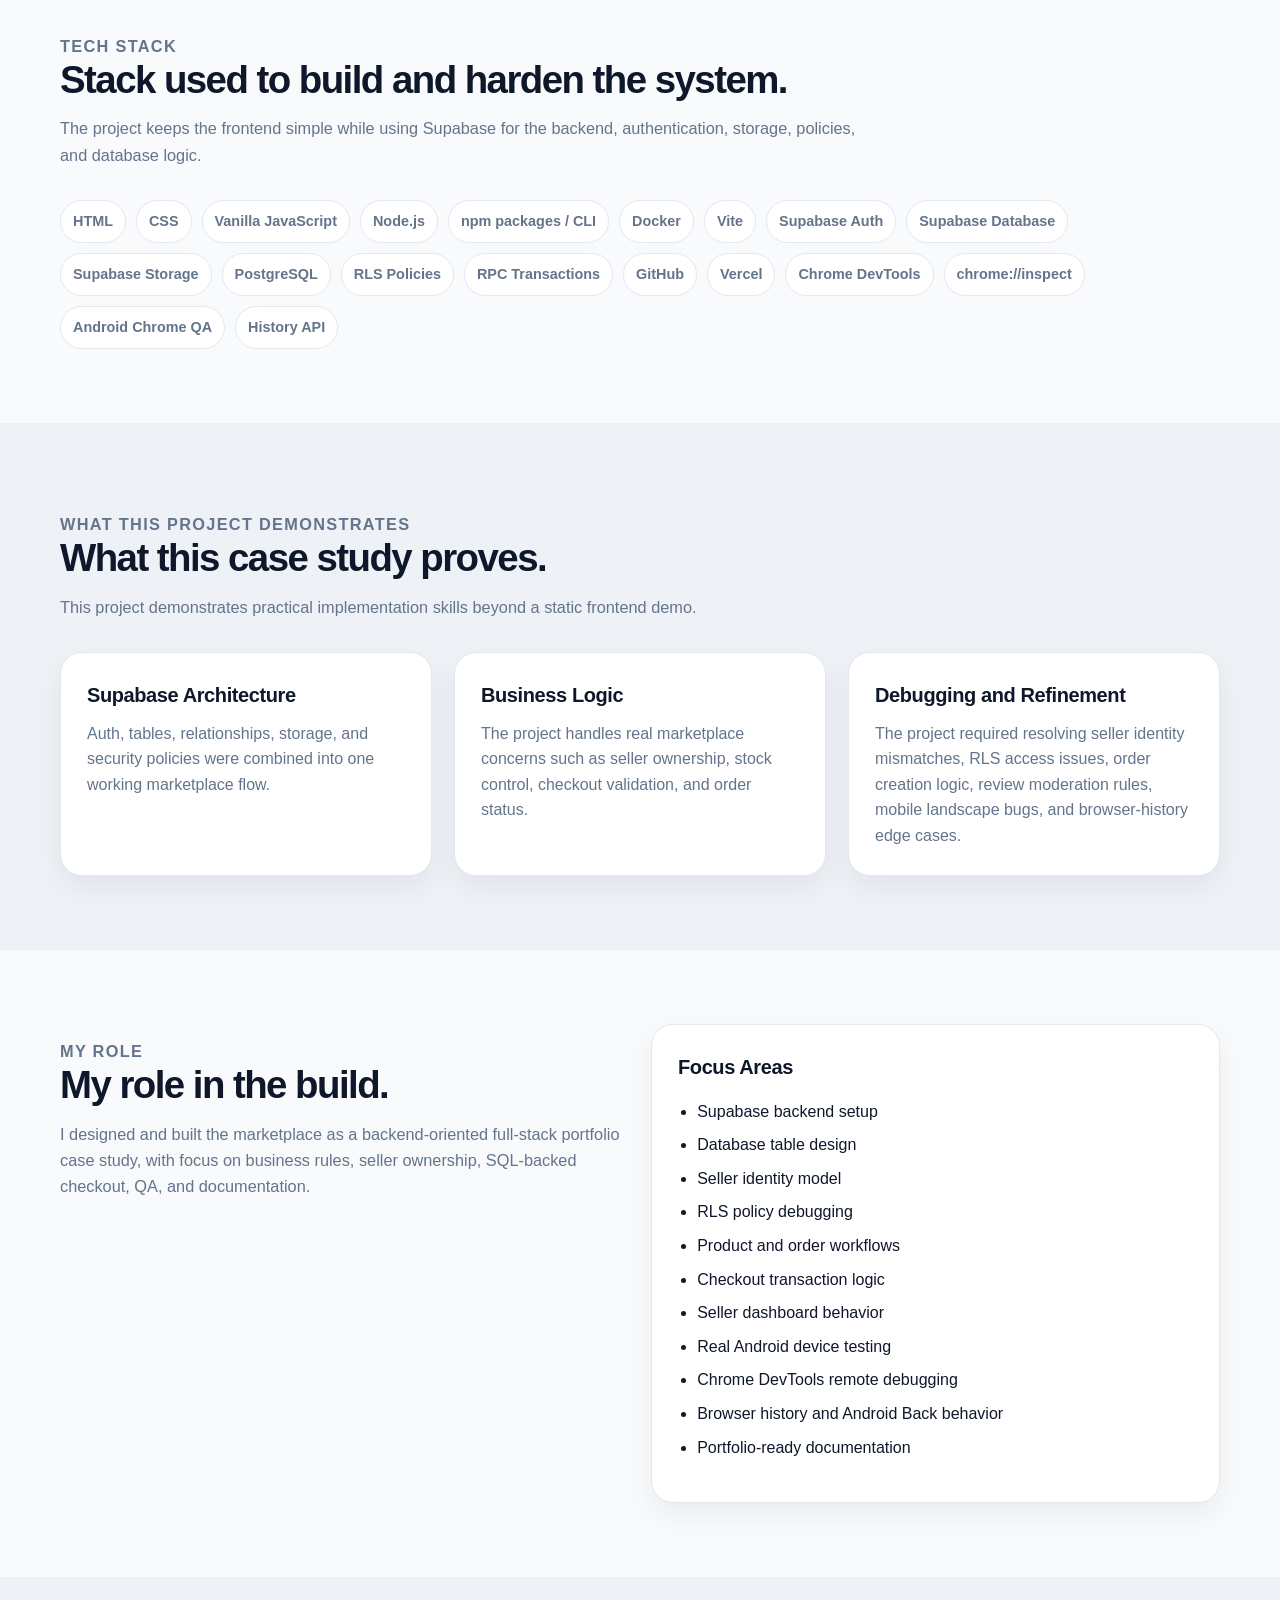
<file: marketplace-case-study.html>
<!DOCTYPE html>

<html lang="en">
<head>
<meta charset="utf-8"/>
<meta content="width=device-width, initial-scale=1.0" name="viewport"/>
<title>Multi-Seller Marketplace Case Study | D &amp; P Systems</title>
<meta content="A technical case study for a Supabase-backed multi-seller marketplace portfolio build with guest checkout, seller-owned dashboards, PostgreSQL RPC checkout, stock validation, moderated reviews and ratings, RLS planning, order tracking, and real Android QA." name="description"/>
<style>
      :root {
        --bg-main: #f8fafc;
        --bg-soft: #eef2f7;
        --bg-dark: #0f172a;
        --bg-card: #ffffff;
        --text-main: #0f172a;
        --text-muted: #64748b;
        --text-light: #f8fafc;
        --accent: #e50914;
        --accent-dark: #b20710;
        --border: #e2e8f0;
        --shadow: 0 20px 50px rgba(15, 23, 42, 0.1);
        --radius-lg: 22px;
        --radius-md: 16px;
        --max-width: 1160px;
      }

      * {
        box-sizing: border-box;
      }

      html {
        scroll-behavior: smooth;
      }

      body {
        margin: 0;
        font-family: Arial, Helvetica, sans-serif;
        color: var(--text-main);
        background: var(--bg-main);
        line-height: 1.6;
      }

      img {
        max-width: 100%;
        display: block;
      }

      a {
        color: inherit;
        text-decoration: none;
      }

      ul {
        padding-left: 1.2rem;
      }

      li {
        margin-bottom: 8px;
      }

      .container {
        width: min(100% - 32px, var(--max-width));
        margin: 0 auto;
      }

      .site-header {
        position: sticky;
        top: 0;
        z-index: 20;
        background: rgba(248, 250, 252, 0.92);
        backdrop-filter: blur(14px);
        border-bottom: 1px solid var(--border);
      }

      .nav {
        min-height: 72px;
        display: flex;
        align-items: center;
        justify-content: space-between;
        gap: 20px;
      }

      .brand {
        font-weight: 800;
        letter-spacing: -0.03em;
        font-size: 1.1rem;
      }

      .brand span {
        color: var(--accent);
      }

      .nav-links {
        display: flex;
        align-items: center;
        gap: 18px;
        color: var(--text-muted);
        font-size: 0.95rem;
      }

      .nav-links a:hover {
        color: var(--accent);
      }

      .btn {
        display: inline-flex;
        align-items: center;
        justify-content: center;
        gap: 8px;
        padding: 12px 18px;
        border-radius: 999px;
        font-weight: 700;
        border: 1px solid transparent;
        cursor: pointer;
        transition: 0.2s ease;
      }

      .btn.primary {
        background: var(--accent);
        color: #fff;
        box-shadow: 0 14px 30px rgba(229, 9, 20, 0.28);
      }

      .btn.primary:hover {
        background: var(--accent-dark);
        transform: translateY(-1px);
      }

      .btn.secondary {
        background: #fff;
        color: var(--text-main);
        border-color: var(--border);
      }

      .btn.secondary:hover {
        border-color: var(--accent);
        color: var(--accent);
        transform: translateY(-1px);
      }

      .hero {
        background:
          radial-gradient(
            circle at top left,
            rgba(229, 9, 20, 0.14),
            transparent 28%
          ),
          linear-gradient(135deg, #0f172a 0%, #111827 45%, #020617 100%);
        color: var(--text-light);
        padding: 92px 0 68px;
      }

      .hero-grid {
        display: grid;
        grid-template-columns: 1.05fr 0.95fr;
        gap: 44px;
        align-items: center;
      }

      .eyebrow {
        display: inline-flex;
        align-items: center;
        gap: 8px;
        margin: 0 0 14px;
        color: var(--accent);
        font-weight: 800;
        text-transform: uppercase;
        font-size: 0.78rem;
        letter-spacing: 0.08em;
      }

      .hero h1 {
        margin: 0;
        font-size: clamp(2.35rem, 5vw, 4.8rem);
        line-height: 1;
        letter-spacing: -0.06em;
      }

      .hero .lead {
        margin: 22px 0 0;
        color: #cbd5e1;
        font-size: 1.12rem;
        max-width: 720px;
      }

      .hero-actions {
        display: flex;
        flex-wrap: wrap;
        gap: 12px;
        margin-top: 30px;
      }

      .hero-meta {
        display: flex;
        flex-wrap: wrap;
        gap: 10px;
        margin-top: 28px;
      }

      .pill {
        display: inline-flex;
        align-items: center;
        padding: 8px 12px;
        border-radius: 999px;
        background: rgba(255, 255, 255, 0.08);
        border: 1px solid rgba(255, 255, 255, 0.14);
        color: #e2e8f0;
        font-size: 0.9rem;
      }

      .hero-card {
        background: rgba(255, 255, 255, 0.08);
        border: 1px solid rgba(255, 255, 255, 0.14);
        border-radius: var(--radius-lg);
        padding: 18px;
        box-shadow: 0 30px 70px rgba(0, 0, 0, 0.35);
      }

      .hero-card img {
        border-radius: 16px;
        border: 1px solid rgba(255, 255, 255, 0.14);
        background: #111827;
      }

      .image-note {
        margin: 12px 0 0;
        color: #cbd5e1;
        font-size: 0.92rem;
      }

      .section {
        padding: 74px 0;
      }

      .section.alt {
        background: var(--bg-soft);
      }

      .section.dark {
        background: var(--bg-dark);
        color: var(--text-light);
      }

      .section-header {
        max-width: 820px;
        margin-bottom: 32px;
      }

      .section-header h2 {
        margin: 0;
        font-size: clamp(1.9rem, 3vw, 3rem);
        line-height: 1.1;
        letter-spacing: -0.04em;
      }

      .section-header p {
        margin: 14px 0 0;
        color: var(--text-muted);
        font-size: 1.02rem;
      }

      .dark .section-header p {
        color: #cbd5e1;
      }

      .grid-2 {
        display: grid;
        grid-template-columns: repeat(2, minmax(0, 1fr));
        gap: 22px;
      }

      .grid-3 {
        display: grid;
        grid-template-columns: repeat(3, minmax(0, 1fr));
        gap: 22px;
      }

      .card {
        background: var(--bg-card);
        border: 1px solid var(--border);
        border-radius: var(--radius-lg);
        padding: 26px;
        box-shadow: 0 12px 30px rgba(15, 23, 42, 0.06);
      }

      .dark .card {
        background: #111827;
        border-color: rgba(255, 255, 255, 0.1);
      }

      .card h3 {
        margin: 0 0 10px;
        font-size: 1.25rem;
        letter-spacing: -0.02em;
      }

      .card p {
        margin: 0;
        color: var(--text-muted);
      }

      .dark .card p,
      .dark .card li {
        color: #cbd5e1;
      }

      .screenshot-card {
        overflow: hidden;
        padding: 0;
      }

      .screenshot-card img {
        width: 100%;
        aspect-ratio: 16 / 10;
        object-fit: cover;
        background: #e2e8f0;
        border-bottom: 1px solid var(--border);
      }

      .screenshot-card .content {
        padding: 22px;
      }

      .feature-list {
        display: grid;
        gap: 14px;
        margin: 0;
        padding: 0;
        list-style: none;
      }

      .feature-list li {
        margin: 0;
        padding: 16px 18px;
        border-radius: var(--radius-md);
        background: #fff;
        border: 1px solid var(--border);
        color: var(--text-muted);
      }

      .feature-list strong {
        color: var(--text-main);
        display: block;
        margin-bottom: 4px;
      }

      .process {
        counter-reset: step;
        display: grid;
        gap: 16px;
      }

      .process-item {
        position: relative;
        padding: 22px 22px 22px 70px;
        background: #fff;
        border: 1px solid var(--border);
        border-radius: var(--radius-lg);
        box-shadow: 0 10px 24px rgba(15, 23, 42, 0.05);
      }

      .process-item::before {
        counter-increment: step;
        content: counter(step);
        position: absolute;
        left: 22px;
        top: 22px;
        width: 32px;
        height: 32px;
        border-radius: 50%;
        background: var(--accent);
        color: #fff;
        display: grid;
        place-items: center;
        font-weight: 800;
      }

      .process-item h3 {
        margin: 0 0 6px;
      }

      .process-item p {
        margin: 0;
        color: var(--text-muted);
      }

      .tech-tags {
        display: flex;
        flex-wrap: wrap;
        gap: 10px;
      }

      .tag {
        display: inline-flex;
        align-items: center;
        padding: 9px 12px;
        border-radius: 999px;
        background: #fff;
        border: 1px solid var(--border);
        color: var(--text-muted);
        font-weight: 700;
        font-size: 0.9rem;
      }

      .dark .tag {
        background: rgba(255, 255, 255, 0.08);
        color: #e2e8f0;
        border-color: rgba(255, 255, 255, 0.12);
      }

      .wide-image {
        background: #fff;
        border: 1px solid var(--border);
        border-radius: var(--radius-lg);
        padding: 14px;
        box-shadow: var(--shadow);
        margin-top: 28px;
      }

      .wide-image img {
        border-radius: 14px;
        width: 100%;
        background: #e2e8f0;
      }

      .image-stack img + img {
        margin-top: 18px;
      }

      .caption {
        margin: 12px 6px 0;
        color: var(--text-muted);
        font-size: 0.95rem;
      }

      .cta {
        text-align: center;
        background:
          radial-gradient(
            circle at top,
            rgba(229, 9, 20, 0.14),
            transparent 30%
          ),
          #0f172a;
        color: #fff;
        border-radius: var(--radius-lg);
        padding: 48px 28px;
        box-shadow: var(--shadow);
      }

      .cta h2 {
        margin: 0;
        font-size: clamp(1.8rem, 3vw, 2.6rem);
        letter-spacing: -0.04em;
      }

      .cta p {
        max-width: 720px;
        margin: 14px auto 26px;
        color: #cbd5e1;
      }

      .cta-actions {
        display: flex;
        flex-wrap: wrap;
        justify-content: center;
        gap: 12px;
      }

      .site-footer {
        padding: 28px 0;
        border-top: 1px solid var(--border);
        color: var(--text-muted);
        font-size: 0.95rem;
      }

      .footer-row {
        display: flex;
        justify-content: space-between;
        gap: 18px;
        flex-wrap: wrap;
      }


      .metrics-grid {
        display: grid;
        grid-template-columns: repeat(4, minmax(0, 1fr));
        gap: 14px;
        margin-top: 26px;
      }

      .metric-card {
        padding: 18px;
        border-radius: var(--radius-md);
        background: #fff;
        border: 1px solid var(--border);
        box-shadow: 0 10px 24px rgba(15, 23, 42, 0.05);
      }

      .metric-card strong {
        display: block;
        margin-bottom: 4px;
        color: var(--accent);
        font-size: 1.15rem;
      }

      .metric-card span {
        color: var(--text-muted);
        font-size: 0.92rem;
      }

      .proof-card {
        margin-top: 28px;
      }

      .proof-card img,
      .devtools-proof img {
        width: 100%;
        height: auto;
        object-fit: contain;
        background: #fff;
      }

      .devtools-proof {
        margin-top: 28px;
        background: #fff;
        border: 1px solid var(--border);
        border-radius: var(--radius-lg);
        padding: 14px;
        box-shadow: var(--shadow);
      }

      .devtools-proof figcaption {
        margin: 12px 6px 2px;
        color: var(--text-muted);
        font-size: 0.95rem;
      }

      .note-box {
        margin-top: 24px;
        padding: 20px;
        border-radius: var(--radius-md);
        background: rgba(229, 9, 20, 0.08);
        border: 1px solid rgba(229, 9, 20, 0.22);
        color: var(--text-muted);
      }

      .note-box strong {
        color: var(--text-main);
      }

      .dark .metric-card,
      .dark .feature-list li {
        background: #111827;
        border-color: rgba(255, 255, 255, 0.1);
      }

      
      .case-summary-grid {
        display: grid;
        grid-template-columns: repeat(4, minmax(0, 1fr));
        gap: 14px;
        margin-top: 26px;
      }

      .summary-card,
      .decision-card,
      .flow-card,
      .proof-row {
        background: #fff;
        border: 1px solid var(--border);
        border-radius: var(--radius-md);
        box-shadow: 0 10px 24px rgba(15, 23, 42, 0.05);
      }

      .summary-card {
        padding: 18px;
      }

      .summary-card strong {
        display: block;
        margin-bottom: 6px;
        color: var(--accent);
        font-size: 1.04rem;
      }

      .summary-card span {
        color: var(--text-muted);
        font-size: 0.93rem;
      }

      .dark .summary-card,
      .dark .decision-card,
      .dark .flow-card,
      .dark .proof-row {
        background: rgba(255, 255, 255, 0.06);
        border-color: rgba(255, 255, 255, 0.12);
      }

      .dark .summary-card span,
      .dark .decision-card p,
      .dark .flow-card p,
      .dark .proof-row p {
        color: #cbd5e1;
      }

      .architecture-grid,
      .decision-grid {
        display: grid;
        grid-template-columns: repeat(2, minmax(0, 1fr));
        gap: 18px;
      }

      .decision-card {
        padding: 22px;
      }

      .decision-card h3,
      .flow-card h3,
      .proof-row h3 {
        margin: 0 0 8px;
      }

      .decision-card p,
      .flow-card p,
      .proof-row p {
        margin: 0;
        color: var(--text-muted);
      }

      .flow-strip {
        display: grid;
        grid-template-columns: repeat(7, minmax(0, 1fr));
        gap: 8px;
        margin-top: 24px;
      }

      .flow-strip span {
        display: grid;
        place-items: center;
        min-height: 54px;
        padding: 10px;
        border-radius: 14px;
        background: #fff;
        border: 1px solid var(--border);
        color: var(--text-main);
        font-weight: 800;
        text-align: center;
        font-size: 0.86rem;
        box-shadow: 0 8px 20px rgba(15, 23, 42, 0.04);
      }

      .dark .flow-strip span {
        background: rgba(255, 255, 255, 0.08);
        color: var(--text-light);
        border-color: rgba(255, 255, 255, 0.12);
      }

      .proof-rows {
        display: grid;
        gap: 14px;
      }

      .proof-row {
        display: grid;
        grid-template-columns: 0.7fr 1.3fr;
        gap: 18px;
        align-items: start;
        padding: 20px;
      }

      .proof-row strong {
        color: var(--accent);
      }

      .status-note {
        margin-top: 24px;
        padding: 18px 20px;
        border-radius: var(--radius-md);
        background: rgba(15, 23, 42, 0.04);
        border: 1px solid var(--border);
        color: var(--text-muted);
      }

      .status-note strong {
        color: var(--text-main);
      }

      @media (max-width: 900px) {
        .case-summary-grid,
        .architecture-grid,
        .decision-grid,
        .flow-strip,
        .proof-row {
          grid-template-columns: 1fr;
        }
      }

@media (max-width: 900px) {
        .hero-grid,
        .grid-2,
        .grid-3,
        .metrics-grid {
          grid-template-columns: 1fr;
        }

        .hero {
          padding-top: 68px;
        }

        .nav {
          align-items: flex-start;
          flex-direction: column;
          padding: 16px 0;
        }

        .nav-links {
          flex-wrap: wrap;
        }
      }

      @media (max-width: 560px) {
        .container {
          width: min(100% - 24px, var(--max-width));
        }

        .section {
          padding: 54px 0;
        }

        .hero-actions,
        .cta-actions {
          flex-direction: column;
        }

        .btn {
          width: 100%;
        }

        .process-item {
          padding-left: 22px;
          padding-top: 68px;
        }

        .process-item::before {
          top: 22px;
        }
      }
    </style>
</head>
<body>
<header class="site-header">
<div class="container nav">
<a class="brand" href="index.html">D &amp; P <span>Systems</span></a>
<nav aria-label="Main navigation" class="nav-links"><a href="index.html">Home</a><a href="#overview">Overview</a><a href="#architecture">Architecture</a><a href="#features">Features</a><a href="#reviews">Reviews</a><a href="#backend">Backend</a><a href="#mobile-qa">Mobile QA</a><a href="#contact">Contact</a></nav>
</div>
</header>
<main>
<!-- HERO -->
<section class="hero">
<div class="container hero-grid">
<div>
<p class="eyebrow">Portfolio Case Study</p>
<h1>Multi-Seller Marketplace Portfolio Build</h1>
<p class="lead">A seller-operations and checkout case study built with vanilla JavaScript and Supabase. The goal was to prove that a small-business marketplace can support guest buying, seller-owned dashboards, stock-safe checkout, order tracking, moderated reviews and ratings, and real mobile behavior without hiding the backend complexity.</p>
<div class="hero-actions">
<a class="btn primary" href="#screenshots">View Screenshots</a>
<a class="btn secondary" href="index.html#work">Back to Portfolio</a>
</div>
<div class="hero-meta">
<span class="pill">Portfolio demo / final polish</span>
<span class="pill">Supabase Backend</span>
<span class="pill">Vanilla JavaScript</span>
<span class="pill">PostgreSQL RPC</span>
<span class="pill">Real Android QA</span>
</div>
</div>
<div class="hero-card">
<img alt="Marketplace product listing screenshot" src="img/marketplace-home.png"/>
<p class="image-note">Buyer-facing storefront used to test product browsing, cart behavior, checkout, tracking, seller contact, and review flows.</p>
</div>
</div>
</section>
<!-- OVERVIEW -->
<section class="section" id="overview">
<div class="container">
<div class="section-header">
<p class="eyebrow">Project Overview</p>
<h2>A commerce workflow with real data ownership and checkout rules.</h2>
<p>The case study focuses on the difficult parts behind a marketplace interface: who owns each record, how seller dashboards stay isolated, how checkout avoids stale stock, how public tracking works without buyer login, and how reviews are moderated before they appear publicly.</p>
</div>
<div class="grid-3">
<article class="card">
<h3>Buyer Side</h3>
<p>
                Buyers can browse products, add items to cart, check out as
                guests, track orders, contact sellers, and leave reviews for
                completed orders.
              </p>
</article>
<article class="card">
<h3>Seller Side</h3>
<p>
                Sellers can log in, complete onboarding, manage products, update
                order statuses, and moderate customer reviews from a dedicated
                dashboard.
              </p>
</article>
<article class="card">
<h3>Backend Focus</h3>
<p>
                The project uses Supabase Auth, relational tables, RLS policies,
                Storage, and PostgreSQL RPC logic for safer order creation.
              </p>
</article>
</div>
</div>
</section>
<section class="section alt" id="architecture">
<div class="container">
<div class="section-header">
<p class="eyebrow">Technical Architecture</p>
<h2>How the marketplace is organized behind the screens.</h2>
<p>
              The homepage shows the business value. This case study carries the heavier technical proof:
              database ownership, checkout rules, review moderation, mobile QA, and implementation decisions.
            </p>
</div>
<div class="case-summary-grid">
<article class="summary-card">
<strong>Buyer flow</strong>
<span>Guest storefront, cart, checkout, order tracking, seller contact, and completed-order reviews.</span>
</article>
<article class="summary-card">
<strong>Seller flow</strong>
<span>Supabase Auth, onboarding, product CRUD, stock management, order status, and review moderation.</span>
</article>
<article class="summary-card">
<strong>Backend rules</strong>
<span>Seller-owned records, RLS planning, relational tables, Storage, and PostgreSQL RPC checkout.</span>
</article>
<article class="summary-card">
<strong>QA proof</strong>
<span>Android Chrome testing for checkout, tracking, review form, landscape layout, and Back behavior.</span>
</article>
</div>
<div aria-label="Marketplace workflow" class="flow-strip">
<span>Browse</span>
<span>Cart</span>
<span>Checkout</span>
<span>Seller order</span>
<span>Stock update</span>
<span>Track</span>
<span>Review</span>
</div>
</div>
</section>
<!-- TECHNICAL WINS -->
<section class="section alt">
<div class="container">
<div class="section-header">
<p class="eyebrow">Strongest Technical Wins</p>
<h2>Technical decisions that made the demo behave like a real system.</h2>
<p>The strongest parts of the build are not the card layout or dashboard visuals. They are the backend checks, ownership model, moderation path, and mobile edge-case fixes that protect the workflow.</p>
</div>
<div class="grid-3">
<article class="card">
<h3>Checkout safety</h3>
<p>
                Checkout revalidates active products and stock, groups items by
                seller, creates seller-specific orders, inserts order items, and
                deducts inventory through backend logic.
              </p>
</article>
<article class="card">
<h3>Seller identity consistency</h3>
<p>
                Dashboard queries use the seller record as the source of truth,
                keeping products, orders, stats, and reviews aligned with the
                authenticated seller.
              </p>
</article>
<article class="card">
<h3>Mobile behavior QA</h3>
<p>
                Real Android testing covered landscape scrolling, floating cart
                positioning, keyboard constraints, checkout redirects, and
                Android Back behavior.
              </p>
</article>
</div>
</div>
</section>
<!-- PROBLEM / SOLUTION -->
<section class="section alt">
<div class="container grid-2">
<div>
<div class="section-header">
<p class="eyebrow">The Problem</p>
<h2>Small sellers need order, stock, and review control without a heavy platform.</h2>
<p>
                Many small sellers need product listings, order tracking, buyer
                communication, and basic inventory control without the
                complexity of a full enterprise e-commerce system.
              </p>
</div>
<ul class="feature-list">
<li>
<strong>Buyer friction should stay low.</strong>
                Buyers should be able to check out without creating a full
                account.
              </li>
<li>
<strong>Sellers need protected access.</strong>
                Product, order, and review management should belong only to the
                correct seller.
              </li>
<li>
<strong>Inventory needs validation.</strong>
                Checkout should recheck stock before orders are created.
              </li>
</ul>
</div>
<div>
<div class="section-header">
<p class="eyebrow">The Solution</p>
<h2>A Supabase-backed commerce system with protected seller operations.</h2>
<p>
                I built a working portfolio build where guest buyers can place orders
                and authenticated sellers can manage their store through a
                dedicated dashboard.
              </p>
</div>
<ul class="feature-list">
<li>
<strong>Guest checkout.</strong>
                Buyers can submit order details and use a buyer code for future
                lookups.
              </li>
<li>
<strong>Multi-seller order splitting.</strong>
                A cart with products from different sellers creates separate
                seller-specific orders.
              </li>
<li>
<strong>Seller dashboard.</strong>
                Sellers manage products, orders, and reviews from one interface.
              </li>
</ul>
</div>
</div>
</section>
<!-- FEATURES -->
<section class="section" id="features">
<div class="container">
<div class="section-header">
<p class="eyebrow">Core Features</p>
<h2>Buyer, seller, order, and review flows included.</h2>
<p>
              The project was designed to show a complete buyer-to-seller flow,
              with backend rules supporting the user interface.
            </p>
</div>
<div class="grid-3">
<article class="card">
<h3>Buyer Marketplace</h3>
<ul>
<li>Product browsing</li>
<li>Add to cart</li>
<li>Cart persistence</li>
<li>Stock-aware quantity controls</li>
<li>Guest checkout</li>
</ul>
</article>
<article class="card">
<h3>Order Flow</h3>
<ul>
<li>Buyer code lookup</li>
<li>Multi-seller cart grouping</li>
<li>Separate seller-specific orders</li>
<li>Order tracking by order number</li>
<li>Status updates visible to buyers</li>
</ul>
</article>
<article class="card">
<h3>Seller Dashboard</h3>
<ul>
<li>Seller login</li>
<li>Product add/edit/delete</li>
<li>Stock management</li>
<li>Order status control</li>
<li>Review moderation</li>
</ul>
</article>
</div>
</div>
</section>
<!-- REVIEWS WORKFLOW -->
<section class="section alt" id="reviews">
<div class="container">
<div class="section-header">
<p class="eyebrow">Reviews &amp; Moderation</p>
<h2>Buyer reviews are tied to completed orders.</h2>
<p>
              Reviews were added as a real marketplace workflow, not just static
              text. Buyers can review completed orders, duplicate reviews are
              blocked, sellers moderate submissions, and approved reviews appear
              on the product page.
            </p>
</div>
<div class="process">
<div class="process-item">
<h3>Completed order unlocks review action</h3>
<p>
                The tracking page shows review options only when an order status
                is completed, keeping reviews tied to actual purchases.
              </p>
</div>
<div class="process-item">
<h3>Duplicate review prevention</h3>
<p>
                A buyer cannot repeatedly review the same product for the same
                order. The UI reflects already-submitted reviews.
              </p>
</div>
<div class="process-item">
<h3>Seller moderation</h3>
<p>
                The Seller Hub includes a Reviews section where pending reviews
                can be approved or hidden before appearing publicly.
              </p>
</div>
<div class="process-item">
<h3>Approved review display</h3>
<p>
                Product cards display approved reviews while pending or hidden
                reviews stay out of the public marketplace view.
              </p>
</div>
</div>
</div>
</section>
<!-- CHECKOUT FLOW -->
<section class="section alt">
<div class="container">
<div class="section-header">
<p class="eyebrow">Checkout Logic</p>
<h2>Multi-seller checkout is the core backend workflow.</h2>
<p>
              A single cart can contain products from different sellers. During
              checkout, the system groups the items by seller and creates
              separate orders for each seller. The final checkout path uses
              backend validation and transaction-style logic to reduce stock
              mismatch risks.
            </p>
</div>
<div class="process">
<div class="process-item">
<h3>Buyer adds products to cart</h3>
<p>
                Products are added with seller information, price, quantity, and
                stock-related data.
              </p>
</div>
<div class="process-item">
<h3>Cart is revalidated before checkout</h3>
<p>
                The app checks whether products are still active and whether the
                requested quantity is still available.
              </p>
</div>
<div class="process-item">
<h3>Items are grouped by seller</h3>
<p>
                Products from Seller A and Seller B are separated into different
                seller-specific order groups.
              </p>
</div>
<div class="process-item">
<h3>Orders are created and stock is deducted</h3>
<p>
                Checkout creates seller-specific orders, inserts order items,
                and deducts stock through PostgreSQL RPC/backend logic so the
                order and inventory update stay tied together.
              </p>
</div>
</div>
<div class="wide-image">
<img alt="Multi-seller checkout result showing separate order numbers" src="img/multi-seller-orders.png"/>
<p class="caption">Multi-seller checkout proof showing separate order results for carts that contain products from more than one seller.</p>
</div>
</div>
</section>
<section class="section">
<div class="container">
<div class="section-header">
<p class="eyebrow">Engineering Notes</p>
<h2>Implementation details that matter in a real marketplace.</h2>
<p>
              These are the kinds of details that separate a working business system from a static marketplace mockup.
            </p>
</div>
<div class="decision-grid">
<article class="decision-card">
<h3>Seller record as source of truth</h3>
<p>
                Authenticated users are mapped to seller records before dashboard queries run. Products, orders,
                stats, and reviews are read through the seller context, not through loose profile assumptions.
              </p>
</article>
<article class="decision-card">
<h3>Checkout revalidation</h3>
<p>
                The cart cannot be trusted by itself. Checkout rechecks active products and available stock
                before creating seller-specific orders and deducting inventory through backend logic.
              </p>
</article>
<article class="decision-card">
<h3>Review moderation path</h3>
<p>
                Reviews are tied to completed orders, duplicate product/order reviews are blocked, and seller
                moderation controls which reviews become visible in the public marketplace.
              </p>
</article>
<article class="decision-card">
<h3>History and mobile safety</h3>
<p>
                Buyer tracking, review forms, empty cart redirects, checkout success, and Seller Hub sections were
                tested against Android Back behavior so users do not get trapped or accidentally exit a flow.
              </p>
</article>
</div>
</div>
</section>
<!-- SCREENSHOTS -->
<section class="section" id="screenshots">
<div class="container">
<div class="section-header">
<p class="eyebrow">Screenshots</p>
<h2>Screenshots of the tested marketplace flows.</h2>

</div>
<div class="grid-2">
<article class="card screenshot-card">
<img alt="Marketplace home and product listing" src="img/marketplace-home.png"/>
<div class="content">
<h3>Marketplace Home</h3>
<p>
                  Buyer-facing product listing with product cards, prices, stock
                  display, add-to-cart actions, and cart badge.
                </p>
</div>
</article>
<article class="card screenshot-card">
<img alt="Cart and checkout page" src="img/cart-checkout.png"/>
<div class="content">
<h3>Cart and Checkout</h3>
<p>
                  Cart page with buyer details, quantity controls, checkout
                  validation, and multi-seller cart support.
                </p>
</div>
</article>
<article class="card screenshot-card">
<img alt="Order tracking page" src="img/order-tracking.png"/>
<div class="content">
<h3>Order Tracking</h3>
<p>
                  Public tracking page showing order status, ordered items,
                  seller contact buttons, and review option for completed
                  orders.
                </p>
</div>
</article>
<article class="card screenshot-card">
<img alt="Seller login page" src="img/seller-login.png"/>
<div class="content">
<h3>Seller Login</h3>
<p>
                  Seller authentication page using Supabase Auth, with password
                  recovery support and seller-focused UI.
                </p>
</div>
</article>
<article class="card screenshot-card">
<img alt="Seller dashboard overview" src="img/seller-dashboard.png"/>
<div class="content">
<h3>Seller Dashboard</h3>
<p>
                  Dashboard overview with revenue, pending orders, active
                  products, pending reviews, and seller management tools.
                </p>
</div>
</article>
<article class="card screenshot-card">
<img alt="Product CRUD overlay" src="img/product-crud-overlay.png"/>
<div class="content">
<h3>Product CRUD Overlay</h3>
<p>
                  Product add/edit workflow with image handling, validation,
                  price, stock, and product availability controls.
                </p>
</div>
</article>
<article class="card screenshot-card">
<img alt="Seller orders management" src="img/seller-orders.png"/>
<div class="content">
<h3>Seller Orders</h3>
<p>
                  Seller order management interface with status updates that
                  sync to the buyer tracking experience.
                </p>
</div>
</article>
<article class="card screenshot-card">
<img alt="Reviews moderation" src="img/reviews-moderation.png"/>
<div class="content">
<h3>Review Moderation</h3>
<p>
                  Seller review moderation workflow where pending buyer reviews
                  can be approved or hidden.
                </p>
</div>
</article>
</div>
</div>
</section>
<!-- MOBILE QA -->
<section class="section alt" id="mobile-qa">
<div class="container">
<div class="section-header">
<p class="eyebrow">Real-Device QA &amp; DevTools</p>
<h2>Mobile responsiveness was tested as behavior, not only layout.</h2>
<p>
              The marketplace was tested on a real Android phone using Chrome
              remote debugging. The QA pass covered portrait and landscape
              orientation, keyboard behavior, floating buttons, checkout
              redirects, Android Back navigation, dashboard section history, and
              external contact links.
            </p>
</div>
<div aria-label="Mobile QA highlights" class="metrics-grid">
<div class="metric-card">
<strong>chrome://inspect</strong>
<span>USB debugging and live Android tab inspection</span>
</div>
<div class="metric-card">
<strong>pushState</strong>
<span>Seller Hub sections and review forms handle Back behavior</span>
</div>
<div class="metric-card">
<strong>Landscape</strong>
<span>Scroll, keyboard, alert, table, and cart FAB checks</span>
</div>
<div class="metric-card">
<strong>Deep links</strong>
<span>Call/Text, Messenger, TikTok tested on device</span>
</div>
</div>
<figure class="devtools-proof">
<img alt="Chrome inspect page showing Android Chrome tabs available for remote debugging" src="img/devtools-remote-debugging.png"/>
<figcaption>
<strong>Chrome remote debugging proof.</strong> Used
              <code>chrome://inspect</code> with Android USB debugging to focus
              live mobile tabs, inspect page behavior, and validate marketplace
              flows beyond desktop browser resizing.
            </figcaption>
</figure>
<div class="grid-3" style="margin-top: 24px;">
<article class="card">
<h3>Android Back behavior</h3>
<p>
                Checkout success, empty cart, Track “Back to Shop,” Seller Hub
                Orders/Reviews, and buyer review forms were adjusted to avoid
                confusing history loops or accidental app exits.
              </p>
</article>
<article class="card">
<h3>Landscape constraints</h3>
<p>
                Buyer pages were hardened for short landscape screens: cart and
                track scrolling, cart floating button position, table overflow,
                and review form usability with the keyboard open.
              </p>
</article>
<article class="card">
<h3>Contact link QA</h3>
<p>
                Call/Text, Messenger, and TikTok were confirmed working. Viber
                deep links opened the app but did not reliably start chat, so
                the Viber button was hidden while the onboarding field remains
                available for future compatibility review.
              </p>
</article>
</div>
</div>
</section>
<!-- BACKEND -->
<section class="section dark" id="backend">
<div class="container">
<div class="section-header">
<p class="eyebrow">Backend Design</p>
<h2>Supabase schema, seller ownership, RLS, and RPC checkout.</h2>
<p>
              The backend structure supports separate buyer and seller
              workflows. Sellers authenticate through Supabase Auth, while
              buyers can use a guest checkout flow.
            </p>
</div>
<div class="grid-2">
<article class="card">
<h3>Database Tables</h3>
<ul>
<li>profiles</li>
<li>sellers</li>
<li>products</li>
<li>buyers</li>
<li>orders</li>
<li>order_items</li>
<li>reviews</li>
</ul>
</article>
<article class="card">
<h3>Backend Responsibilities</h3>
<ul>
<li>Map authenticated users to seller records</li>
<li>Protect seller-owned products and orders</li>
<li>Validate stock before checkout</li>
<li>Create seller-specific orders</li>
<li>Support review moderation through RLS policies</li>
<li>Keep seller dashboard queries aligned with seller-owned records</li>
</ul>
</article>
</div>
<div class="proof-rows" style="margin-top: 26px">
<article class="proof-row">
<h3>Ownership model</h3>
<p><strong>Why it matters:</strong> seller dashboards must not leak products, orders, stats, or reviews across sellers. The case study uses seller-owned records as the operating context for dashboard behavior.</p>
</article>
<article class="proof-row">
<h3>RPC checkout</h3>
<p><strong>Why it matters:</strong> order creation and stock deduction need to stay tied together. Checkout logic belongs in controlled backend steps instead of relying only on client-side cart state.</p>
</article>
<article class="proof-row">
<h3>Moderation rules</h3>
<p><strong>Why it matters:</strong> public reviews affect trust. The project separates buyer submission, seller moderation, and public approved display.</p>
</article>
</div>
<div class="wide-image image-stack">
<img alt="Supabase backend screenshot showing database schema design" src="img/supabase-schema-preview.png"/>
<img alt="Supabase backend screenshot showing SQL logic" src="img/sql.png"/>
<p class="caption">
              Supabase backend proof showing database structure and SQL logic
              behind the marketplace workflow.
            </p>
</div>
</div>
</section>
<!-- TECH STACK -->
<section class="section">
<div class="container">
<div class="section-header">
<p class="eyebrow">Tech Stack</p>
<h2>Stack used to build and harden the system.</h2>
<p>
              The project keeps the frontend simple while using Supabase for the
              backend, authentication, storage, policies, and database logic.
            </p>
</div>
<div class="tech-tags">
<span class="tag">HTML</span>
<span class="tag">CSS</span>
<span class="tag">Vanilla JavaScript</span>
<span class="tag">Node.js</span>
<span class="tag">npm packages / CLI</span>
<span class="tag">Docker</span>
<span class="tag">Vite</span>
<span class="tag">Supabase Auth</span>
<span class="tag">Supabase Database</span>
<span class="tag">Supabase Storage</span>
<span class="tag">PostgreSQL</span>
<span class="tag">RLS Policies</span>
<span class="tag">RPC Transactions</span>
<span class="tag">GitHub</span>
<span class="tag">Vercel</span>
<span class="tag">Chrome DevTools</span>
<span class="tag">chrome://inspect</span>
<span class="tag">Android Chrome QA</span>
<span class="tag">History API</span>
</div>
</div>
</section>
<!-- LESSONS -->
<section class="section alt">
<div class="container">
<div class="section-header">
<p class="eyebrow">What This Project Demonstrates</p>
<h2>What this case study proves.</h2>
<p>
              This project demonstrates practical implementation skills beyond a
              static frontend demo.
            </p>
</div>
<div class="grid-3">
<article class="card">
<h3>Supabase Architecture</h3>
<p>
                Auth, tables, relationships, storage, and security policies were
                combined into one working marketplace flow.
              </p>
</article>
<article class="card">
<h3>Business Logic</h3>
<p>
                The project handles real marketplace concerns such as seller
                ownership, stock control, checkout validation, and order status.
              </p>
</article>
<article class="card">
<h3>Debugging and Refinement</h3>
<p>
                The project required resolving seller identity mismatches, RLS
                access issues, order creation logic, review moderation rules,
                mobile landscape bugs, and browser-history edge cases.
              </p>
</article>
</div>
</div>
</section>
<!-- ROLE -->
<section class="section">
<div class="container grid-2">
<div>
<div class="section-header">
<p class="eyebrow">My Role</p>
<h2>My role in the build.</h2>
<p>I designed and built the marketplace as a backend-oriented full-stack portfolio case study, with focus on business rules, seller ownership, SQL-backed checkout, QA, and documentation.</p>
</div>
</div>
<div class="card">
<h3>Focus Areas</h3>
<ul>
<li>Supabase backend setup</li>
<li>Database table design</li>
<li>Seller identity model</li>
<li>RLS policy debugging</li>
<li>Product and order workflows</li>
<li>Checkout transaction logic</li>
<li>Seller dashboard behavior</li>
<li>Real Android device testing</li>
<li>Chrome DevTools remote debugging</li>
<li>Browser history and Android Back behavior</li>
<li>Portfolio-ready documentation</li>
</ul>
</div>
</div>
</section>
<!-- FUTURE IMPROVEMENTS -->
<section class="section alt">
<div class="container">
<div class="section-header">
<p class="eyebrow">Future Improvements</p>
<h2>What would make this production-grade.</h2>
<p>
              These are optional future improvements that could turn the
              portfolio build into a more production-ready system.
            </p>
</div>
<div class="grid-3">
<article class="card">
<h3>Order cancellation module</h3>
<p>
                Add buyer/seller cancellation rules, status transitions, stock
                restoration, and audit history as a separate workflow module.
              </p>
</article>
<article class="card">
<h3>Payments and refunds</h3>
<p>
                Add payment integration, payment status tracking, receipt
                handling, and refund rules for production checkout.
              </p>
</article>
<article class="card">
<h3>iOS Safari QA</h3>
<p>
                Extend the real-device QA pass to iOS Safari, including safe
                areas, viewport height behavior, keyboard behavior, and contact
                link handling.
              </p>
</article>
</div>
<div class="note-box">
<strong>Scope note:</strong> Viber contact data is still captured in
            onboarding, but the public Viber button is hidden until a reliable
            direct-chat deep-link format is confirmed across devices. Call/Text,
            Messenger, and TikTok were tested successfully.
          </div>
</div>
</section>
<!-- CTA -->
<section class="section" id="contact">
<div class="container">
<div class="cta">
<h2>Need a Supabase-backed web system?</h2>
<p>
              This marketplace portfolio build demonstrates backend workflows, seller
              dashboards, database rules, and practical full-stack
              implementation using Supabase and vanilla JavaScript.
            </p>
<div class="cta-actions">
<a class="btn primary" href="index.html#contact">Contact Me</a>
<a class="btn secondary" href="index.html#work">Back to Portfolio</a>
</div>
</div>
</div>
</section>
</main>
<footer class="site-footer">
<div class="container footer-row">
<span>© 2026 D &amp; P Systems. All rights reserved.</span>
<span>Supabase Backend &amp; DevOps Developer</span>
</div>
</footer>
</body>
</html>
</file>
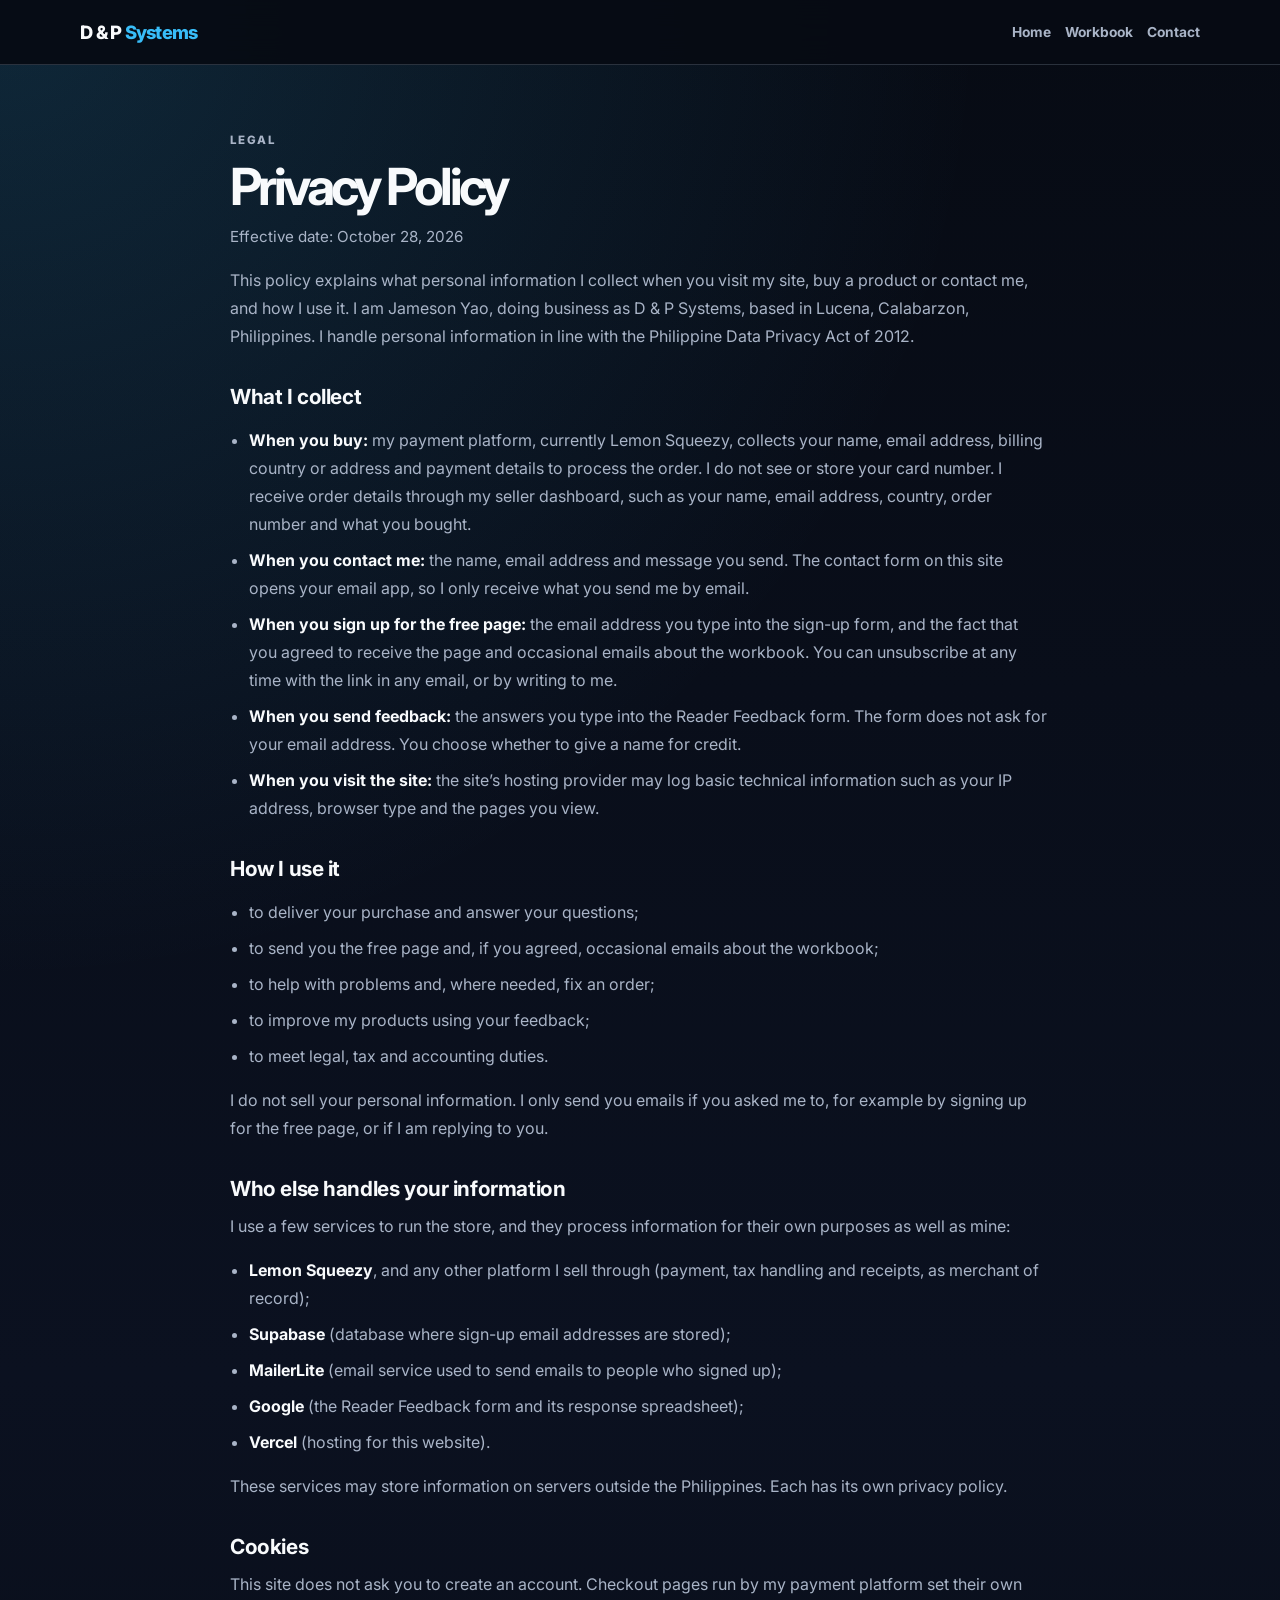
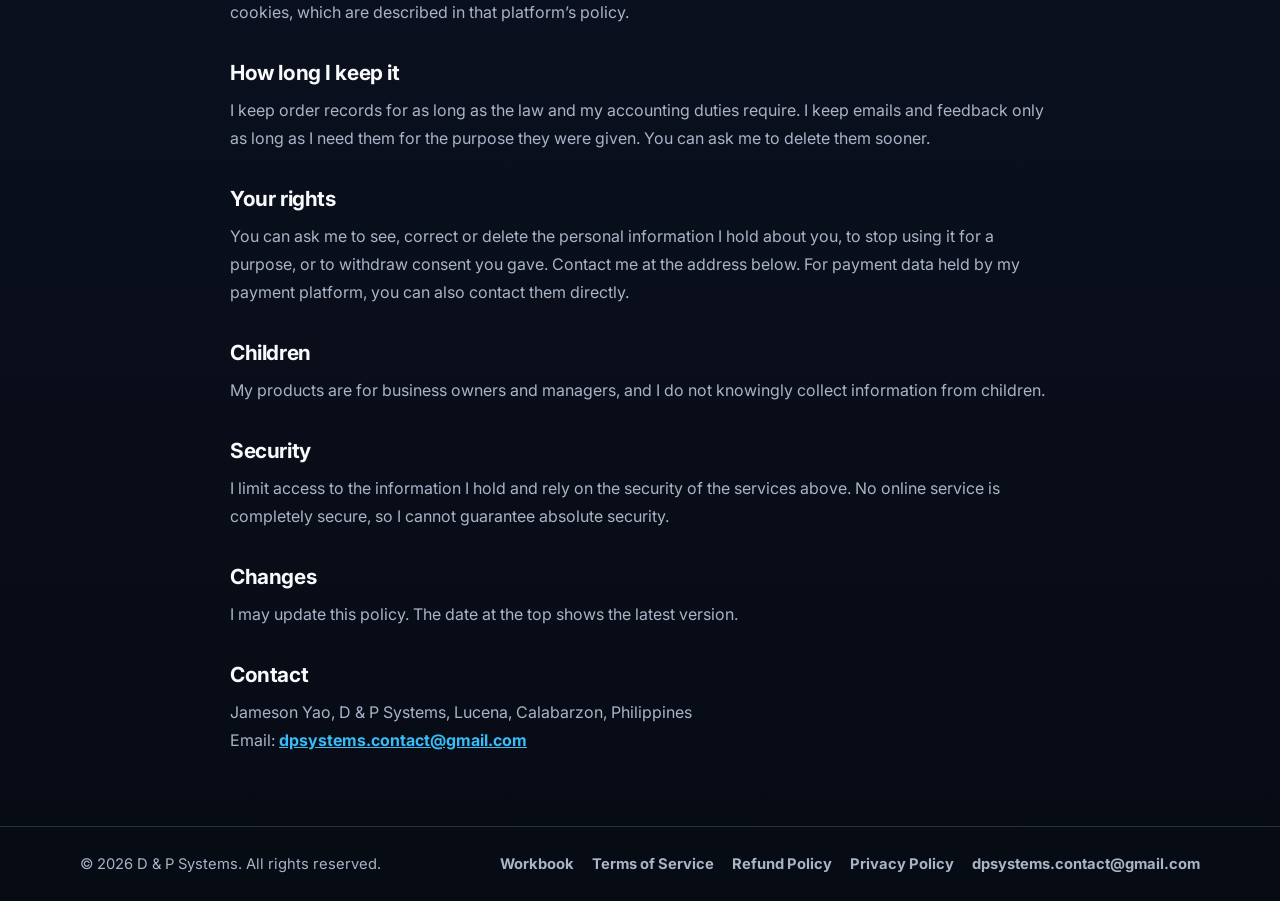
<file: privacy.html>
<!DOCTYPE html>
<html lang="en">
<head>
<meta charset="utf-8">
<meta name="viewport" content="width=device-width, initial-scale=1.0">
<title>Privacy Policy | D &amp; P Systems</title>
<meta name="description" content="Privacy policy for D & P Systems: what personal information is collected when you buy a workbook or contact me, and your rights.">
<link rel="preconnect" href="https://fonts.googleapis.com">
<link rel="preconnect" href="https://fonts.gstatic.com" crossorigin>
<link href="https://fonts.googleapis.com/css2?family=Inter:wght@400;600;700;800&amp;display=swap" rel="stylesheet">
<link rel="stylesheet" href="css/portfolio-v2.css">
<style>
  .legal-wrap { max-width: 820px; }
  .legal h1 { font-size: clamp(2rem, 5vw, 3.2rem); line-height: 1.05; margin-bottom: 10px; }
  .legal h2 { font-size: 1.3rem; letter-spacing: -0.02em; line-height: 1.25; margin: 34px 0 10px; }
  .legal p, .legal li { color: var(--muted); line-height: 1.75; }
  .legal li { margin-bottom: 8px; }
  .legal ul { padding-left: 1.2rem; }
  .legal strong { color: var(--text); }
  .legal a, .product a.text-link { color: var(--blue); font-weight: 700; }
  .updated { font-size: 0.95rem; }
  .product-hero { display: grid; grid-template-columns: minmax(0, 1.1fr) minmax(0, 0.9fr); gap: 36px; align-items: center; padding-block: 56px; }
  .product-hero img { width: 100%; height: auto; border-radius: var(--radius); border: 1px solid var(--line); box-shadow: var(--shadow); }
  .price { margin: 20px 0 4px; font-size: 2.1rem; font-weight: 800; color: var(--text); letter-spacing: -0.03em; }
  .price small { display: block; margin-top: 2px; font-size: 0.92rem; font-weight: 600; color: var(--muted); letter-spacing: 0; }
  .two-cols { display: grid; grid-template-columns: repeat(2, minmax(0, 1fr)); gap: 16px; }
  .steps { counter-reset: s; list-style: none; padding: 0; margin: 18px 0 0; display: grid; gap: 12px; }
  .steps li { counter-increment: s; display: flex; align-items: center; gap: 14px; color: var(--text); font-weight: 600; }
  .steps li::before { content: counter(s); flex: 0 0 30px; height: 30px; display: grid; place-items: center; border-radius: 50%; background: rgba(56, 189, 248, 0.14); color: var(--blue); font-weight: 800; font-size: 0.88rem; }
  .faq details { margin-bottom: 10px; padding: 14px 18px; border: 1px solid var(--line); border-radius: 14px; background: rgba(15, 23, 42, 0.7); }
  .faq summary { cursor: pointer; font-weight: 800; color: var(--text); }
  .faq p { margin: 10px 0 0; }
  .fine-print { font-size: 0.92rem; }
  .site-footer { border-top: 1px solid var(--line); padding: 28px 0; color: var(--muted); font-size: 0.92rem; }
  .footer-row { display: flex; justify-content: space-between; flex-wrap: wrap; gap: 12px 24px; }
  .footer-links { display: flex; flex-wrap: wrap; gap: 8px 18px; }
  .footer-links a { color: var(--muted); text-decoration: none; font-weight: 700; }
  .footer-links a:hover { color: var(--text); }
  @media (max-width: 920px) {
    .product-hero, .two-cols { grid-template-columns: 1fr; }
    .product-hero { padding-block: 34px; }
  }
</style>
</head>
<body>
<header class="site-header">
  <div class="container nav">
    <a class="brand" href="index.html">D &amp; P <span>Systems</span></a>
    <nav class="nav-links" aria-label="Main navigation">
      <a href="index.html">Home</a>
      <a href="before-you-buy-software.html">Workbook</a>
      <a href="index.html#contact">Contact</a>
    </nav>
  </div>
</header>
<main>
<section class="section legal">
  <div class="container legal-wrap">
    <p class="eyebrow">Legal</p>
    <h1>Privacy Policy</h1>
    <p class="updated">Effective date: October 28, 2026</p>

    <p>This policy explains what personal information I collect when you visit my site, buy a product or contact me, and how I use it. I am Jameson Yao, doing business as D &amp; P Systems, based in Lucena, Calabarzon, Philippines. I handle personal information in line with the Philippine Data Privacy Act of 2012.</p>

    <h2>What I collect</h2>
    <ul>
      <li><strong>When you buy:</strong> my payment platform, currently Lemon Squeezy, collects your name, email address, billing country or address and payment details to process the order. I do not see or store your card number. I receive order details through my seller dashboard, such as your name, email address, country, order number and what you bought.</li>
      <li><strong>When you contact me:</strong> the name, email address and message you send. The contact form on this site opens your email app, so I only receive what you send me by email.</li>
      <li><strong>When you sign up for the free page:</strong> the email address you type into the sign-up form, and the fact that you agreed to receive the page and occasional emails about the workbook. You can unsubscribe at any time with the link in any email, or by writing to me.</li>
      <li><strong>When you send feedback:</strong> the answers you type into the Reader Feedback form. The form does not ask for your email address. You choose whether to give a name for credit.</li>
      <li><strong>When you visit the site:</strong> the site&rsquo;s hosting provider may log basic technical information such as your IP address, browser type and the pages you view.</li>
    </ul>

    <h2>How I use it</h2>
    <ul>
      <li>to deliver your purchase and answer your questions;</li>
      <li>to send you the free page and, if you agreed, occasional emails about the workbook;</li>
      <li>to help with problems and, where needed, fix an order;</li>
      <li>to improve my products using your feedback;</li>
      <li>to meet legal, tax and accounting duties.</li>
    </ul>
    <p>I do not sell your personal information. I only send you emails if you asked me to, for example by signing up for the free page, or if I am replying to you.</p>

    <h2>Who else handles your information</h2>
    <p>I use a few services to run the store, and they process information for their own purposes as well as mine:</p>
    <ul>
      <li><strong>Lemon Squeezy</strong>, and any other platform I sell through (payment, tax handling and receipts, as merchant of record);</li>
      <li><strong>Supabase</strong> (database where sign-up email addresses are stored);</li>
      <li><strong>MailerLite</strong> (email service used to send emails to people who signed up);</li>
      <li><strong>Google</strong> (the Reader Feedback form and its response spreadsheet);</li>
      <li><strong>Vercel</strong> (hosting for this website).</li>
    </ul>
    <p>These services may store information on servers outside the Philippines. Each has its own privacy policy.</p>

    <h2>Cookies</h2>
    <p>This site does not ask you to create an account. Checkout pages run by my payment platform set their own cookies, which are described in that platform&rsquo;s policy.</p>

    <h2>How long I keep it</h2>
    <p>I keep order records for as long as the law and my accounting duties require. I keep emails and feedback only as long as I need them for the purpose they were given. You can ask me to delete them sooner.</p>

    <h2>Your rights</h2>
    <p>You can ask me to see, correct or delete the personal information I hold about you, to stop using it for a purpose, or to withdraw consent you gave. Contact me at the address below. For payment data held by my payment platform, you can also contact them directly.</p>

    <h2>Children</h2>
    <p>My products are for business owners and managers, and I do not knowingly collect information from children.</p>

    <h2>Security</h2>
    <p>I limit access to the information I hold and rely on the security of the services above. No online service is completely secure, so I cannot guarantee absolute security.</p>

    <h2>Changes</h2>
    <p>I may update this policy. The date at the top shows the latest version.</p>

    <h2>Contact</h2>
    <p>Jameson Yao, D &amp; P Systems, Lucena, Calabarzon, Philippines<br>
    Email: <a href="mailto:dpsystems.contact@gmail.com">dpsystems.contact@gmail.com</a></p>

  </div>
</section>
</main>
<footer class="site-footer">
  <div class="container footer-row">
    <span>&copy; 2026 D &amp; P Systems. All rights reserved.</span>
    <nav class="footer-links" aria-label="Legal">
      <a href="before-you-buy-software.html">Workbook</a>
      <a href="terms.html">Terms of Service</a>
      <a href="refund-policy.html">Refund Policy</a>
      <a href="privacy.html">Privacy Policy</a>
      <a href="mailto:dpsystems.contact@gmail.com">dpsystems.contact@gmail.com</a>
    </nav>
  </div>
</footer>
</body>
</html>
</file>
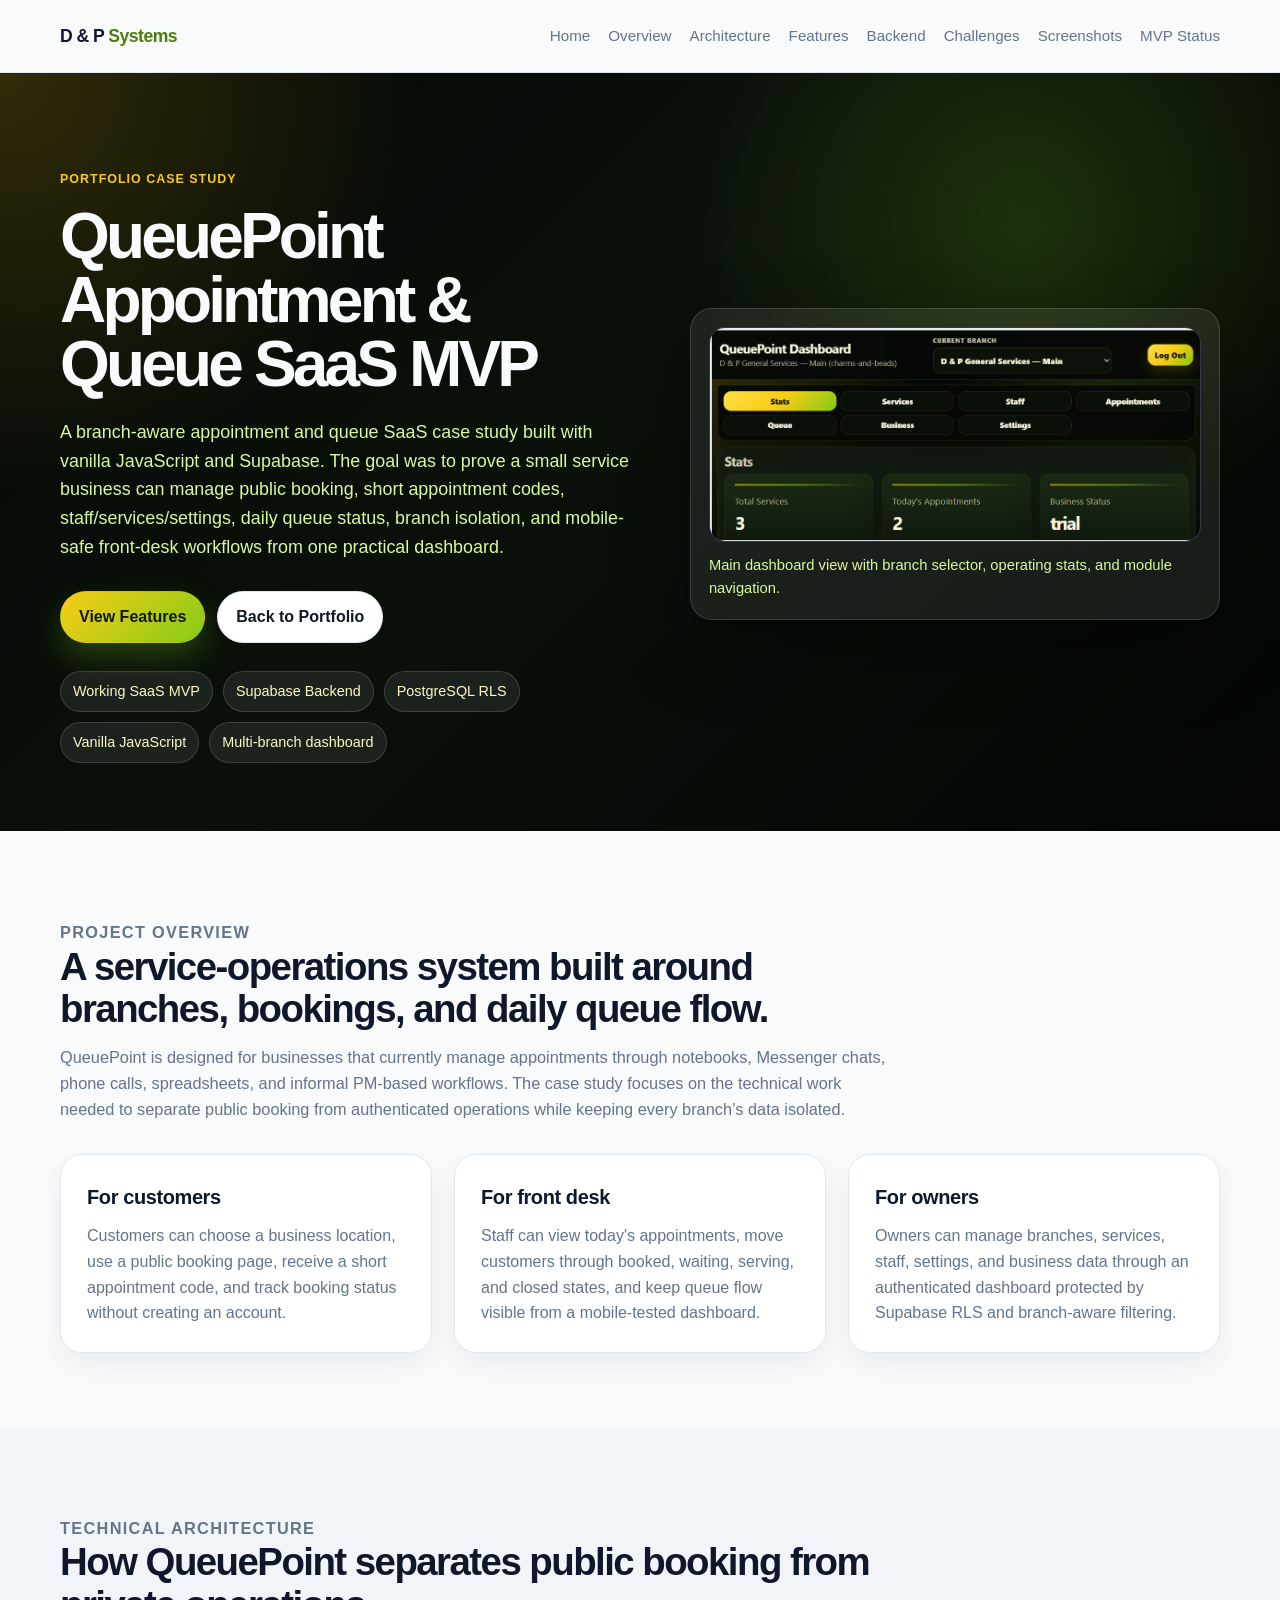
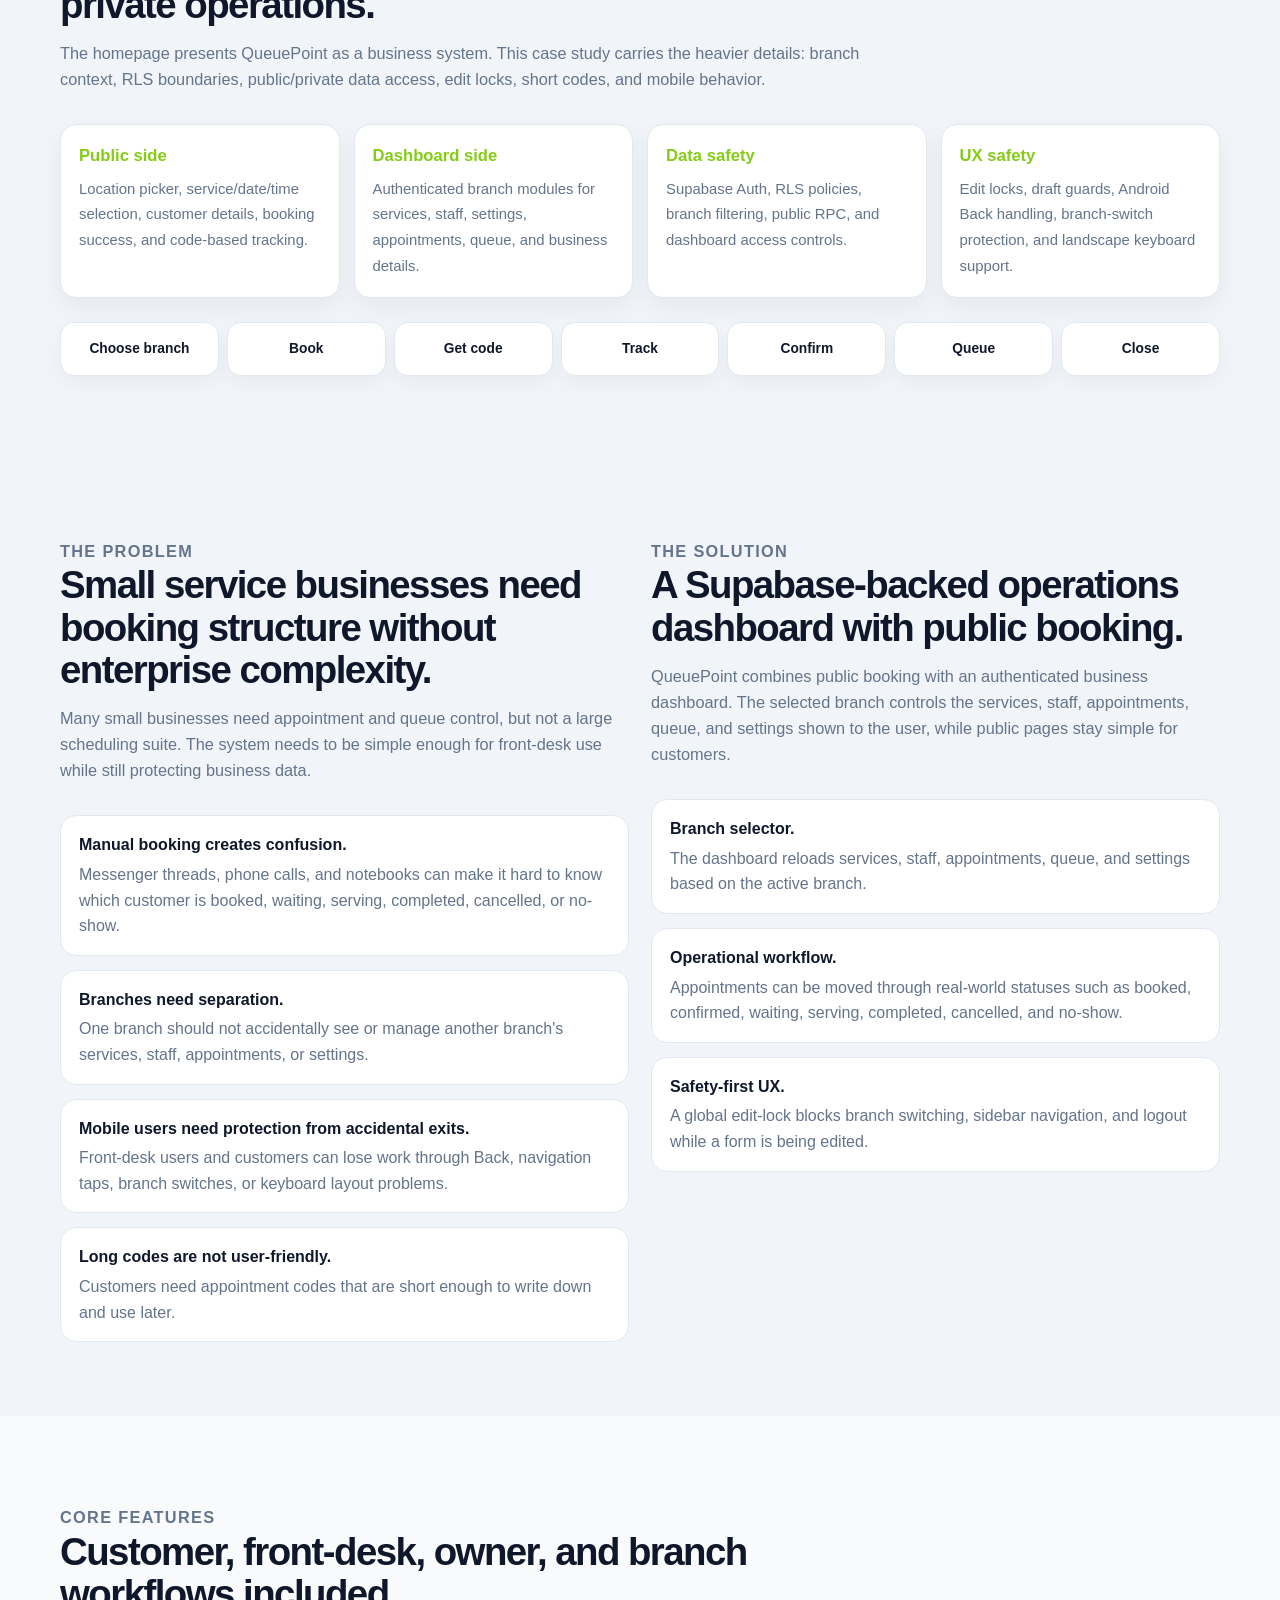
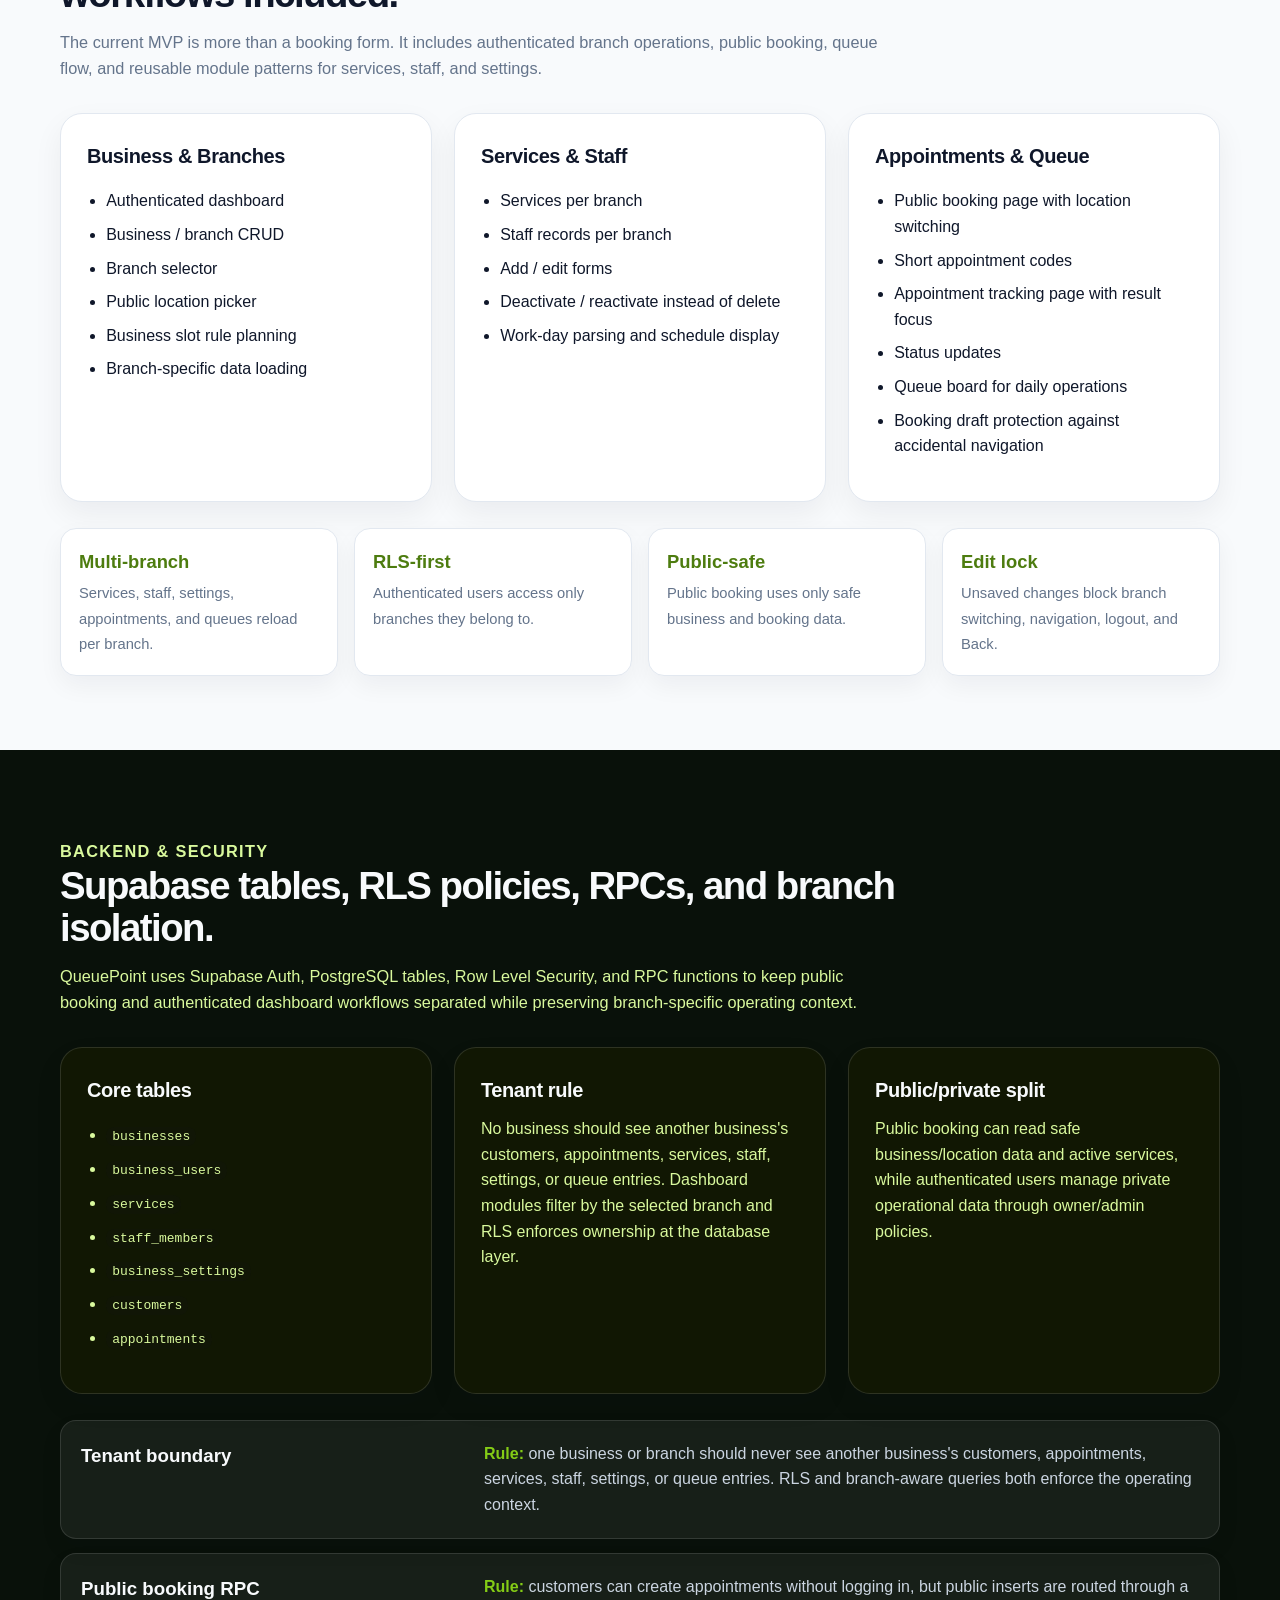
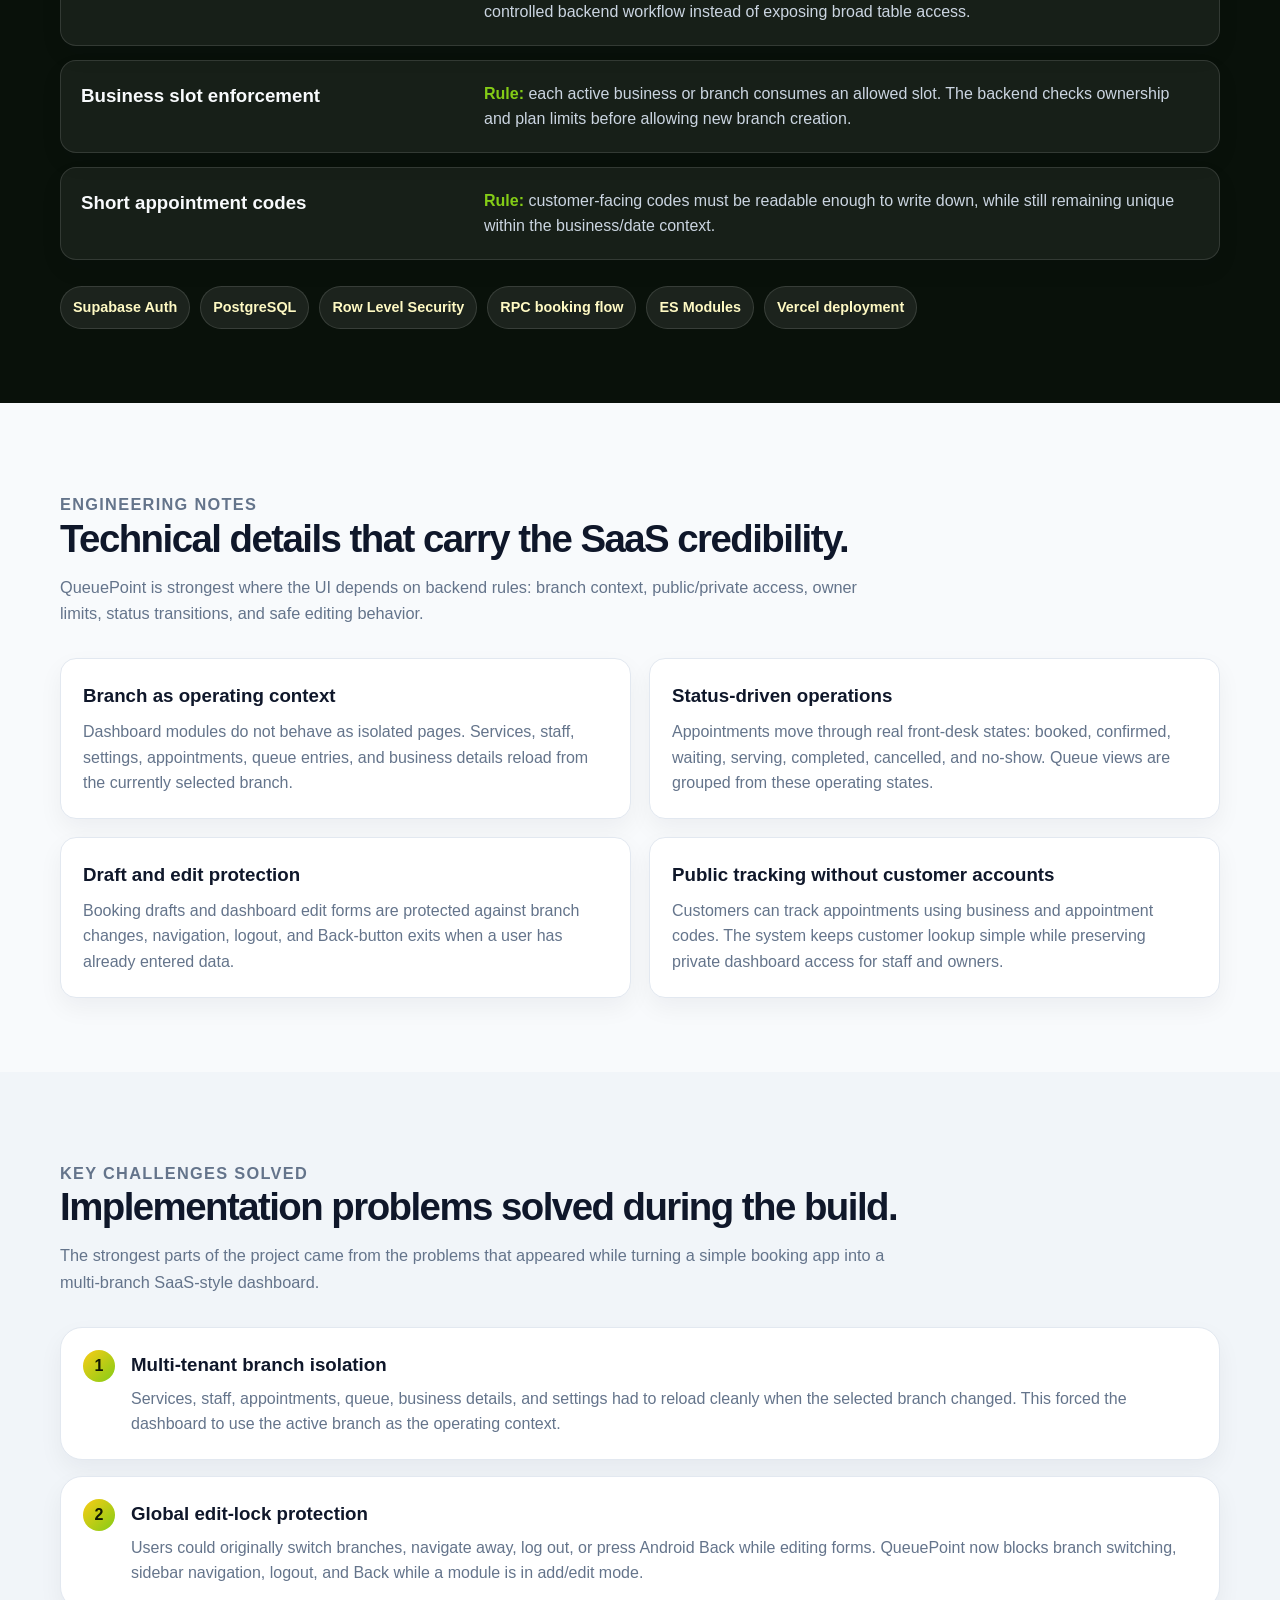
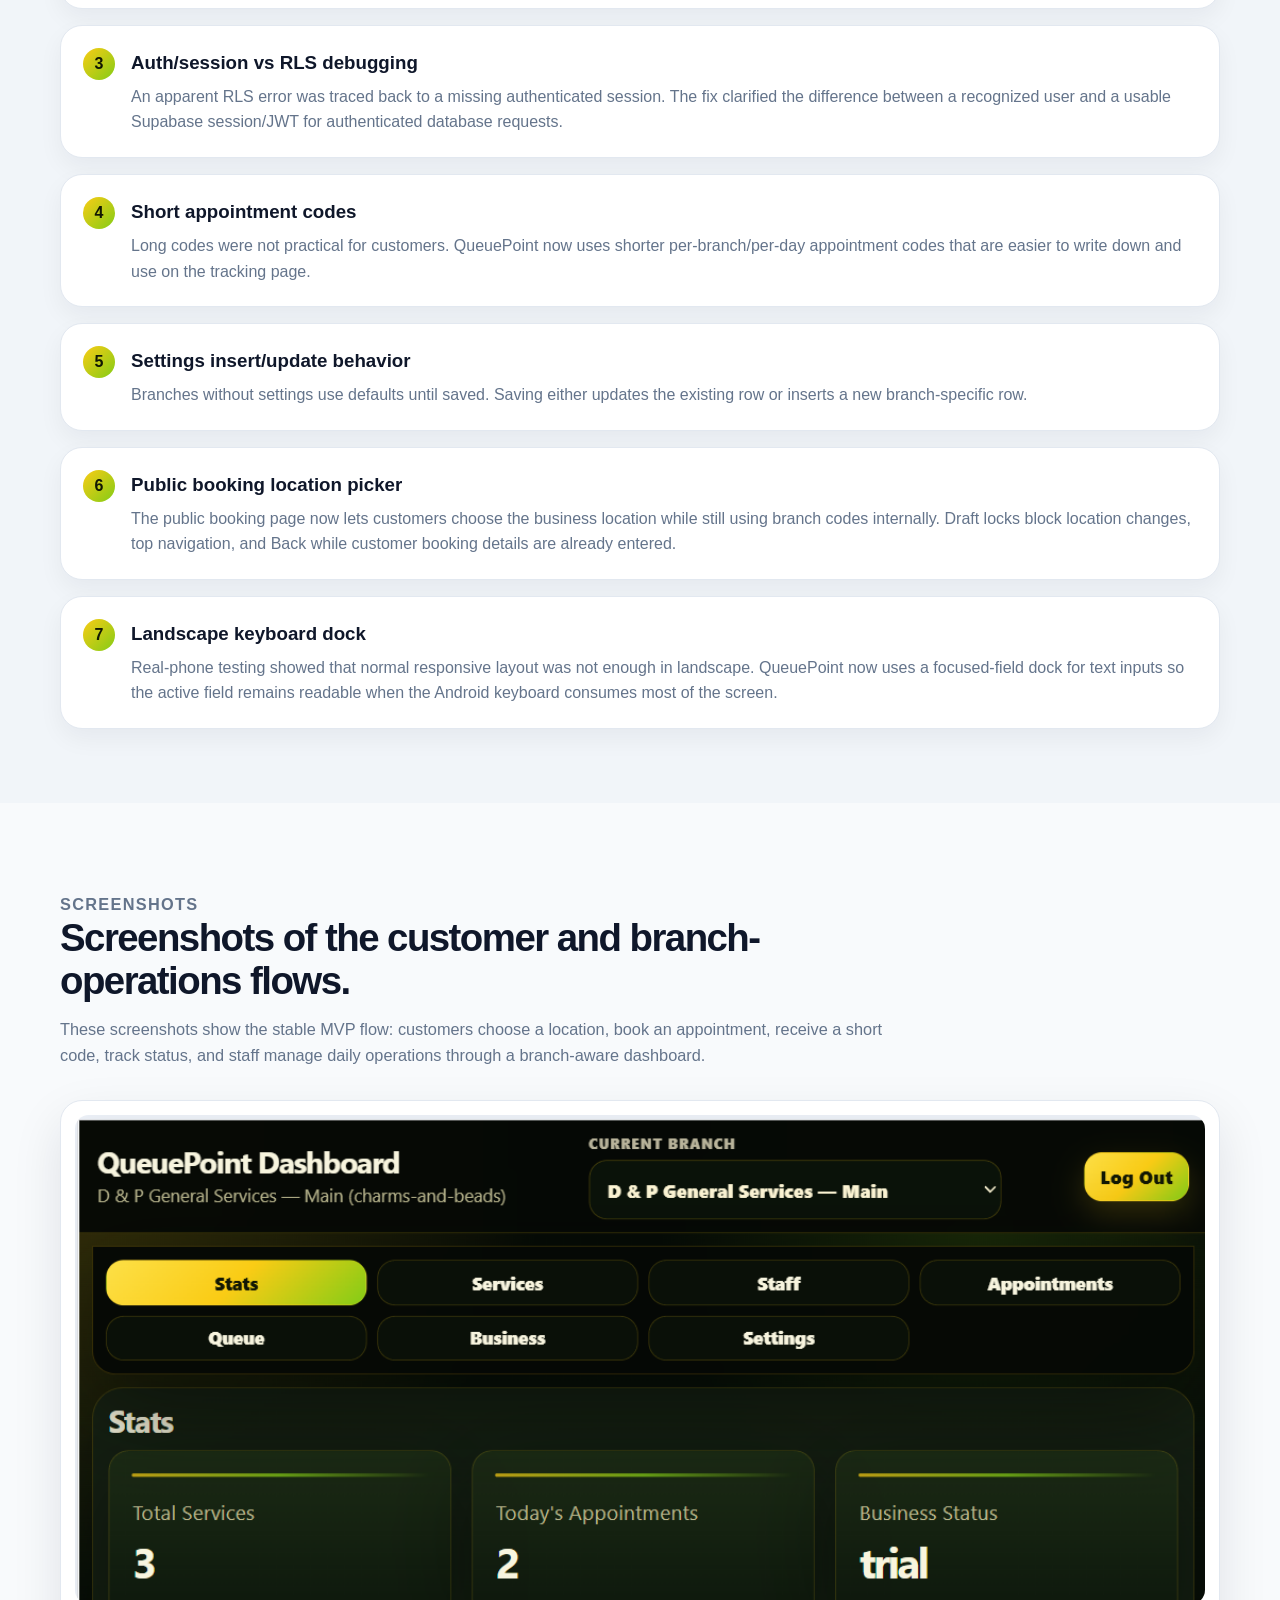
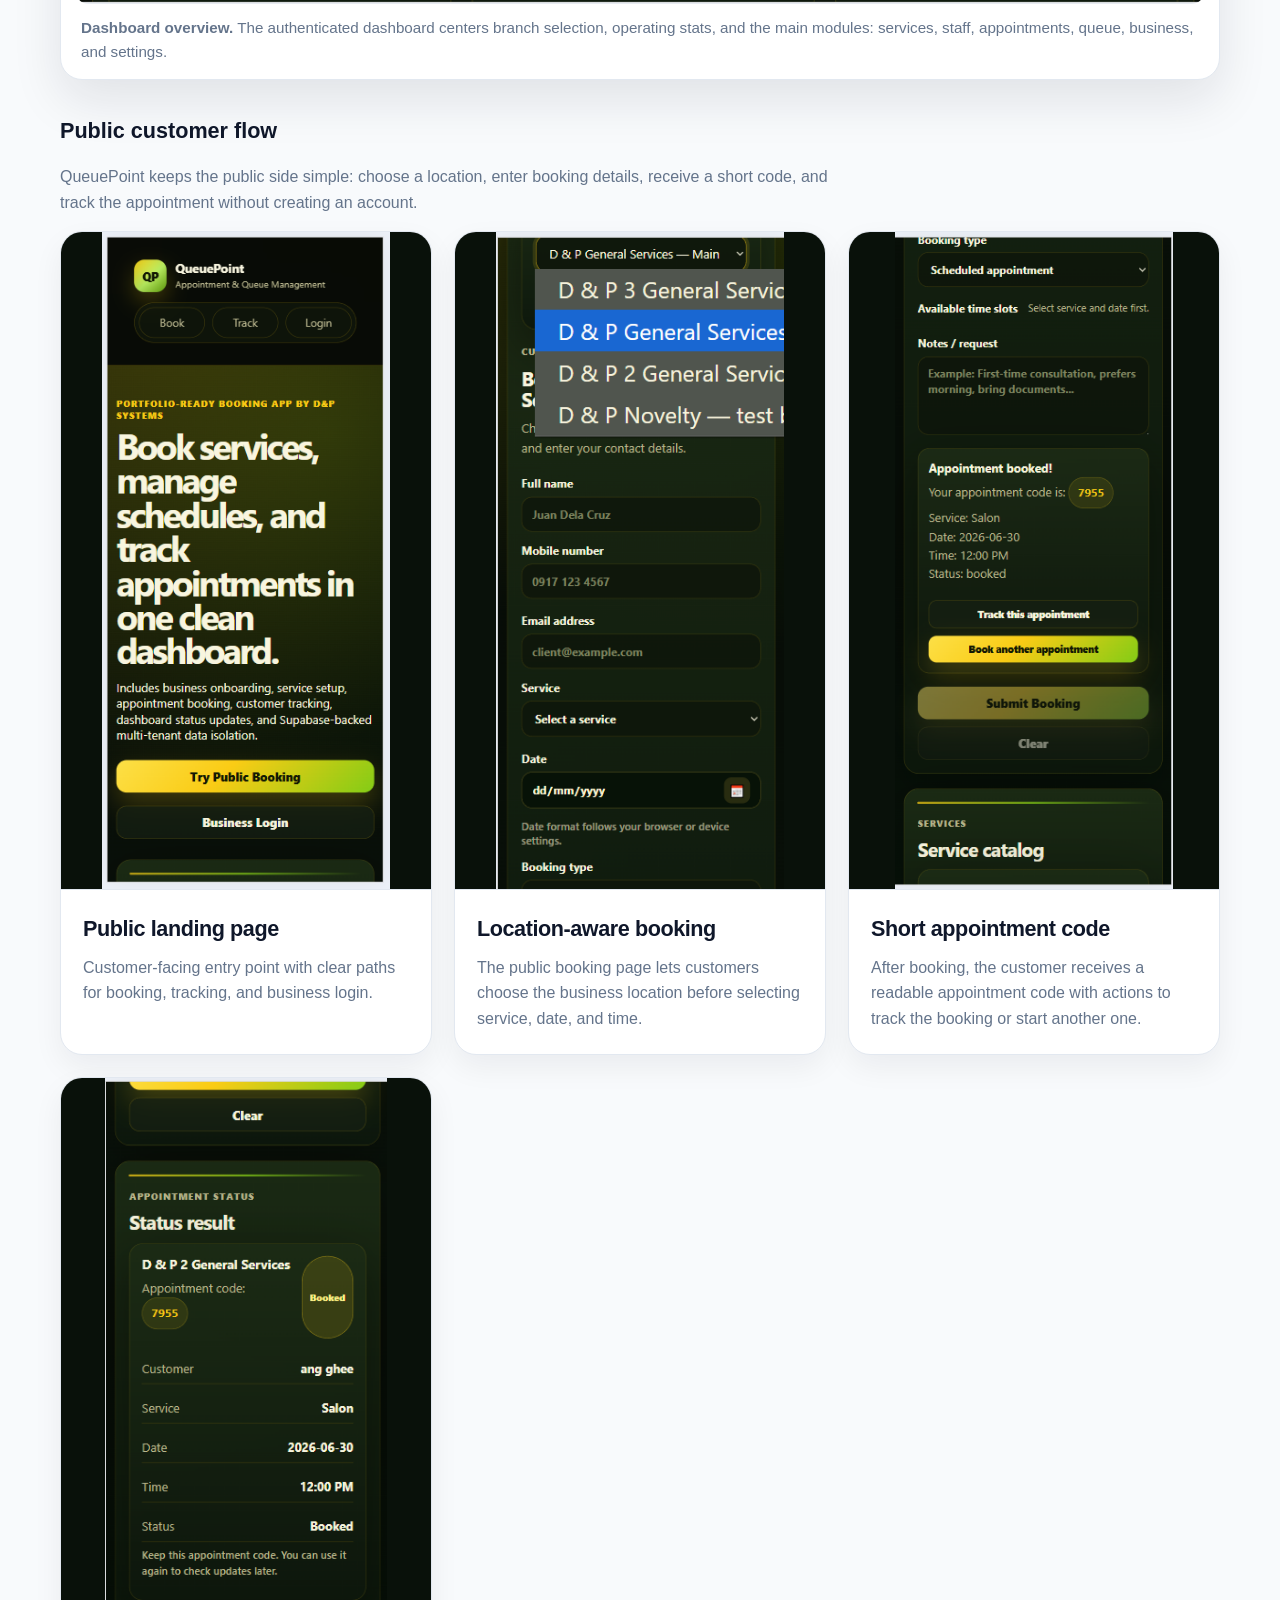
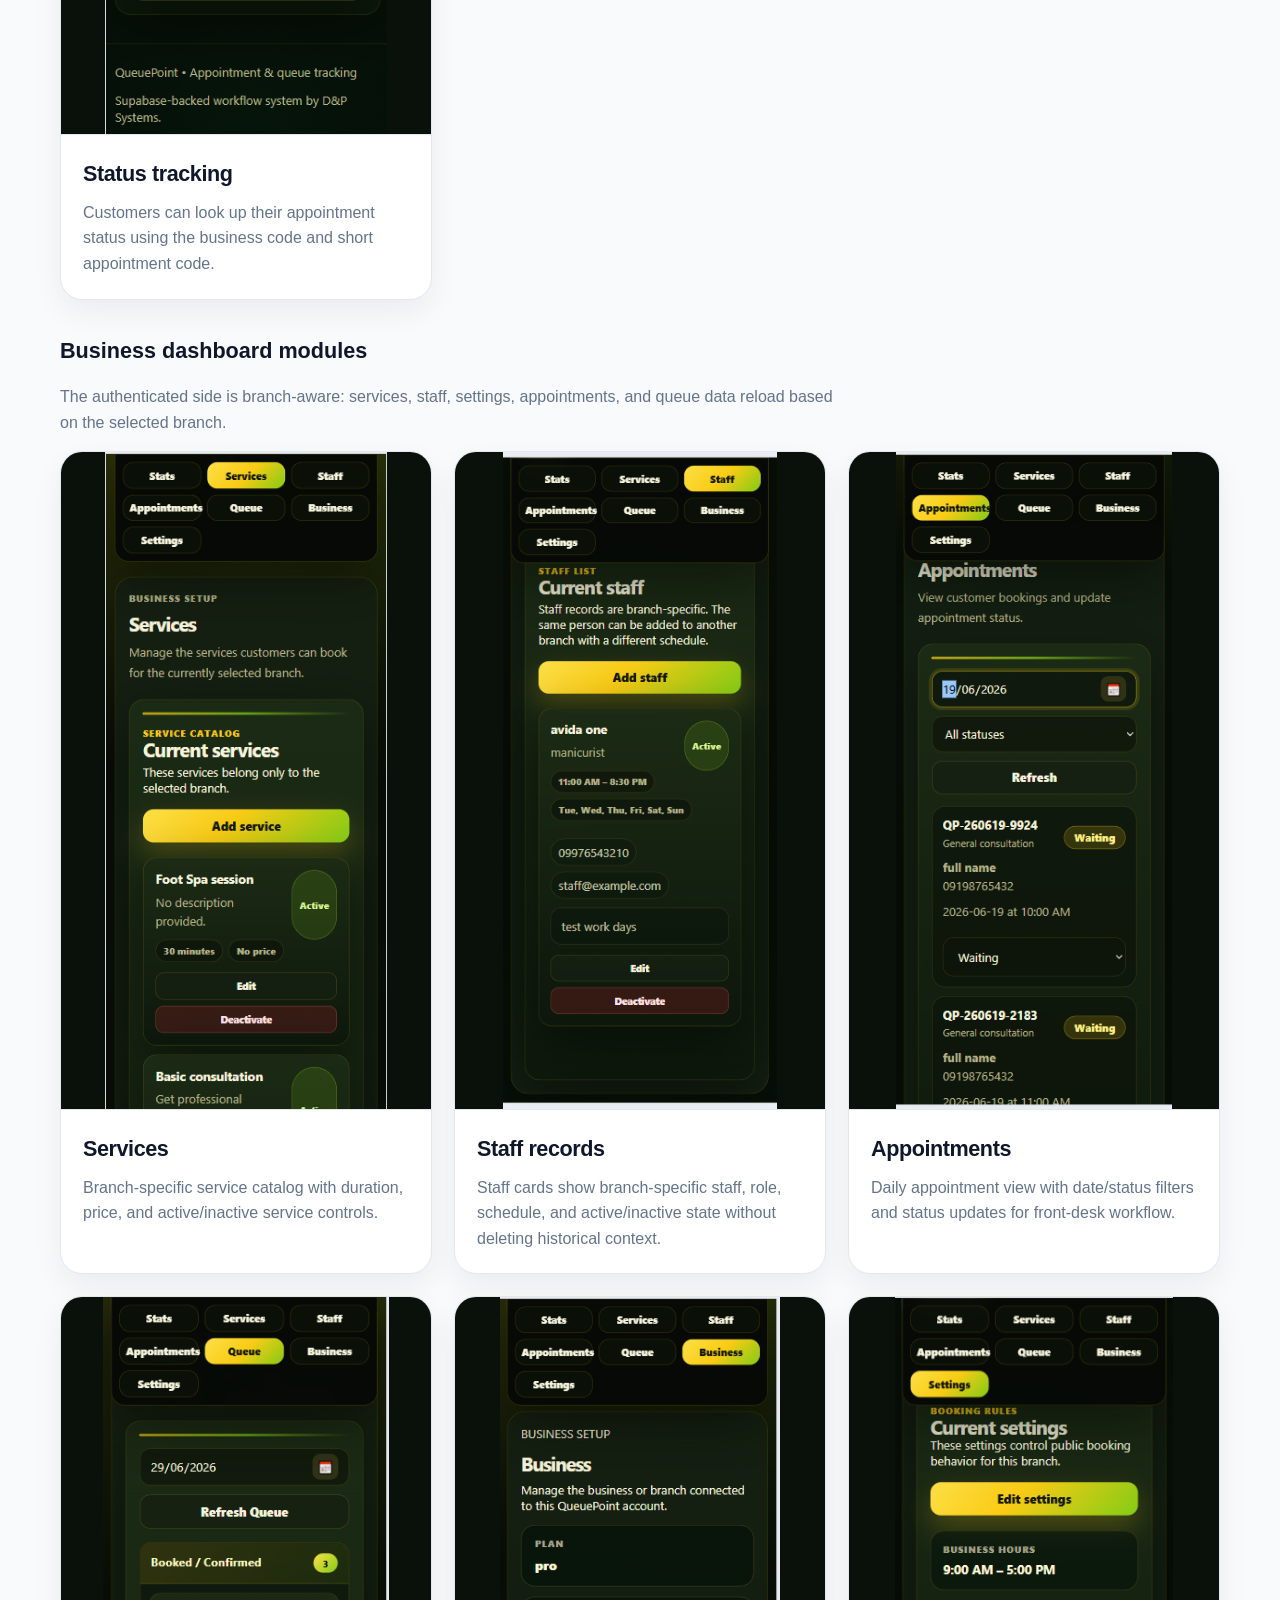
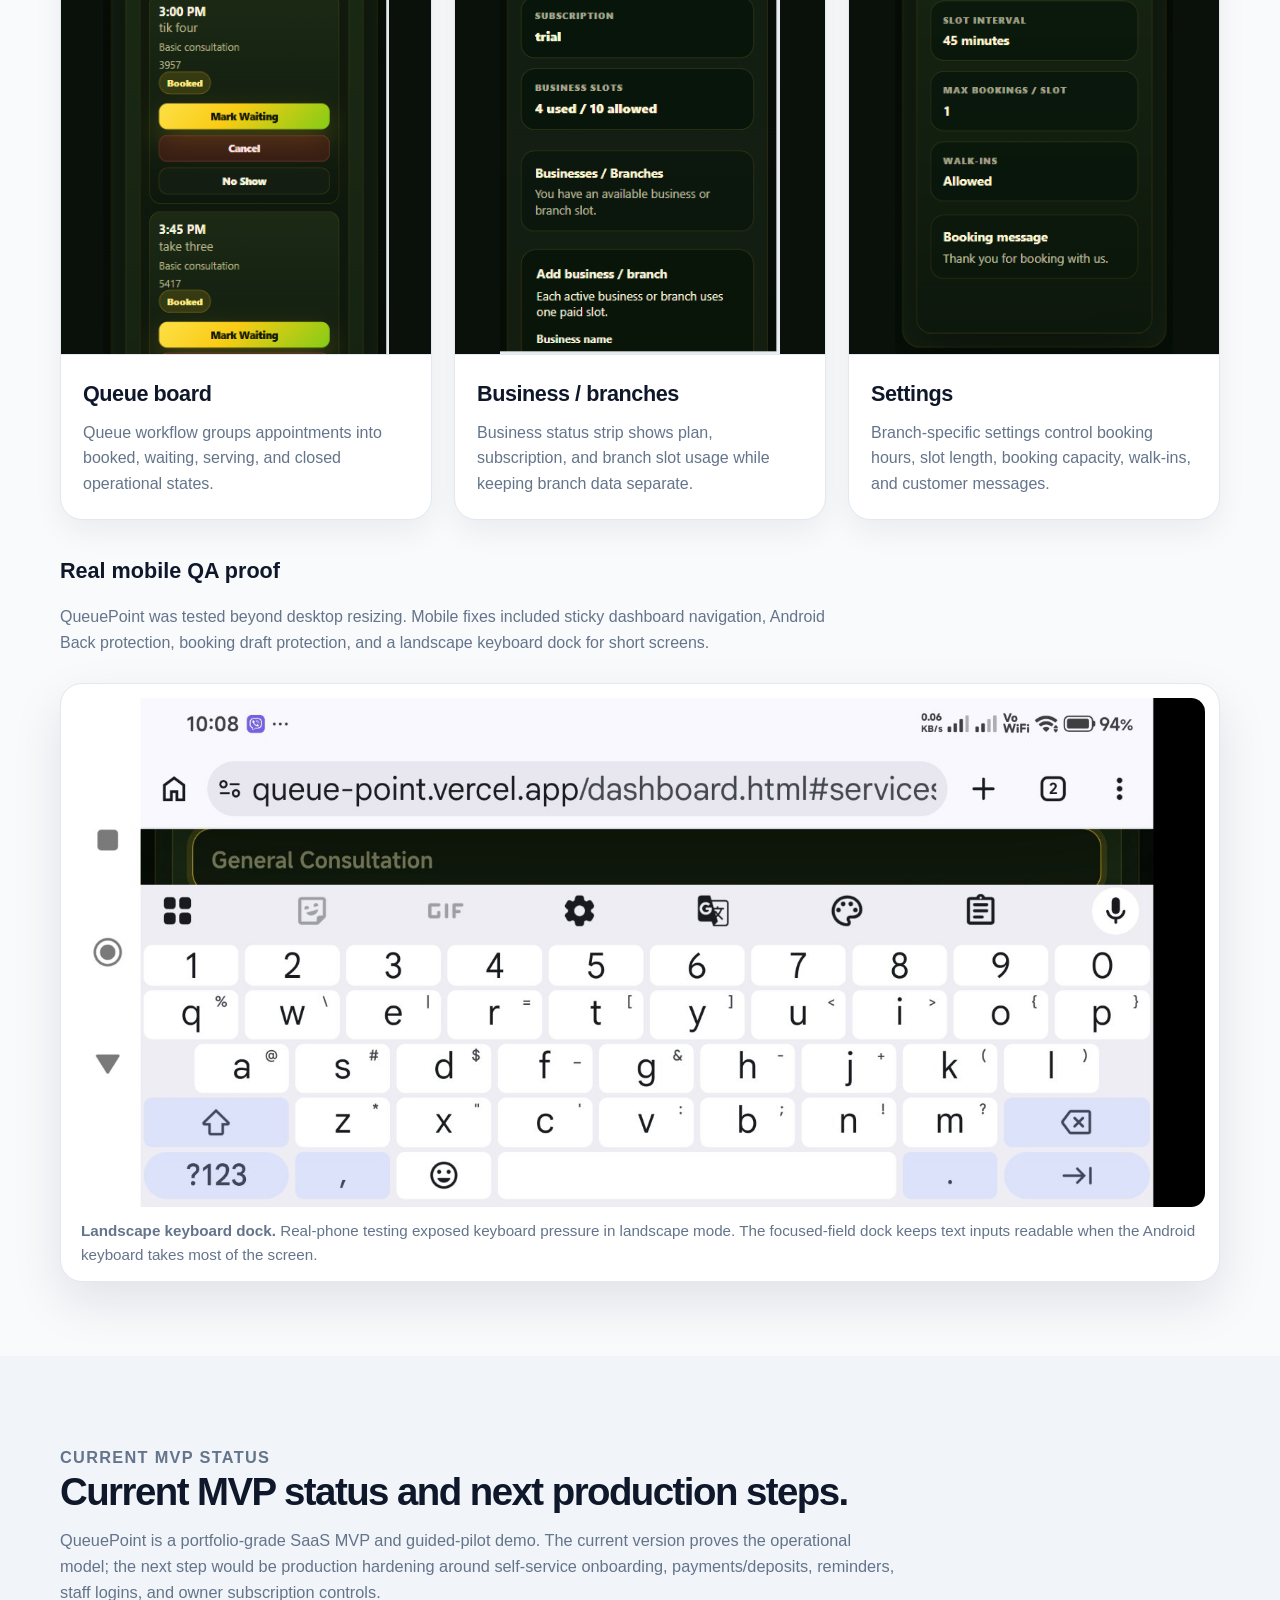
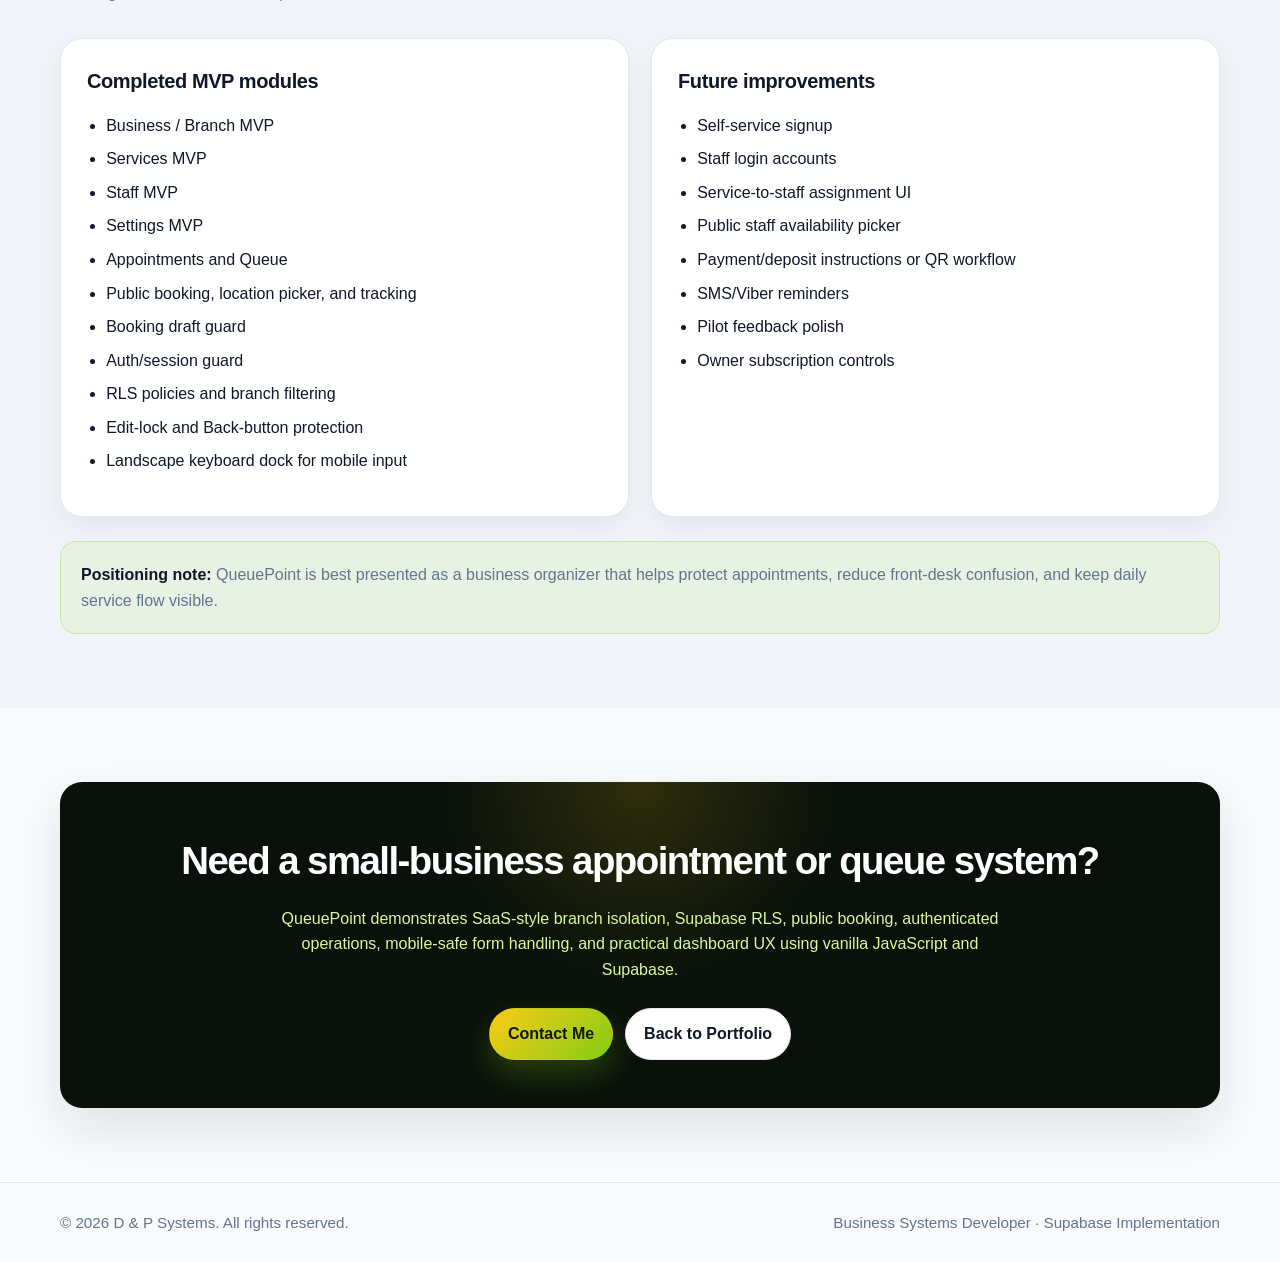
<file: queuepoint-case-study.html>
<!DOCTYPE html>

<html lang="en">
<head>
<meta charset="utf-8"/>
<meta content="width=device-width, initial-scale=1.0" name="viewport"/>
<title>QueuePoint Case Study | D &amp; P Systems</title>
<meta content="A technical case study for QueuePoint, a Supabase-backed appointment and queue SaaS MVP with multi-branch isolation, public booking, short appointment codes, staff/services/settings modules, RLS, RPC booking flow, edit locks, mobile QA, and front-desk workflow safety." name="description"/>
<style>
      :root {
        --bg-main: #f8fafc;
        --bg-soft: #f1f5f9;
        --bg-dark: #09110a;
        --bg-card: #ffffff;
        --text-main: #0f172a;
        --text-muted: #64748b;
        --text-light: #f8fafc;
        --accent: #84cc16;
        --accent-2: #facc15;
        --accent-dark: #4d7c0f;
        --border: #e2e8f0;
        --shadow: 0 20px 50px rgba(15, 23, 42, 0.1);
        --radius-lg: 22px;
        --radius-md: 16px;
        --max-width: 1160px;
      }

      * {
        box-sizing: border-box;
      }

      html {
        scroll-behavior: smooth;
      }

      body {
        margin: 0;
        font-family: Arial, Helvetica, sans-serif;
        color: var(--text-main);
        background: var(--bg-main);
        line-height: 1.6;
      }

      img {
        max-width: 100%;
        display: block;
      }

      a {
        color: inherit;
        text-decoration: none;
      }

      ul {
        padding-left: 1.2rem;
      }

      li {
        margin-bottom: 8px;
      }

      code {
        padding: 2px 6px;
        border-radius: 8px;
        background: rgba(15, 23, 42, 0.08);
      }

      .container {
        width: min(100% - 32px, var(--max-width));
        margin: 0 auto;
      }

      .site-header {
        position: sticky;
        top: 0;
        z-index: 20;
        background: rgba(248, 250, 252, 0.92);
        backdrop-filter: blur(14px);
        border-bottom: 1px solid var(--border);
      }

      .nav {
        min-height: 72px;
        display: flex;
        align-items: center;
        justify-content: space-between;
        gap: 20px;
      }

      .brand {
        font-weight: 800;
        letter-spacing: -0.03em;
        font-size: 1.1rem;
      }

      .brand span {
        color: var(--accent-dark);
      }

      .nav-links {
        display: flex;
        align-items: center;
        gap: 18px;
        color: var(--text-muted);
        font-size: 0.95rem;
      }

      .nav-links a:hover {
        color: var(--accent-dark);
      }

      .btn {
        display: inline-flex;
        align-items: center;
        justify-content: center;
        gap: 8px;
        padding: 12px 18px;
        border-radius: 999px;
        font-weight: 700;
        border: 1px solid transparent;
        cursor: pointer;
        transition: 0.2s ease;
      }

      .btn.primary {
        color: #111703;
        background: linear-gradient(135deg, var(--accent-2), var(--accent));
        box-shadow: 0 14px 30px rgba(132, 204, 22, 0.26);
      }

      .btn.primary:hover {
        transform: translateY(-1px);
        filter: brightness(1.04);
      }

      .btn.secondary {
        background: #fff;
        color: var(--text-main);
        border-color: var(--border);
      }

      .btn.secondary:hover {
        border-color: var(--accent-dark);
        color: var(--accent-dark);
        transform: translateY(-1px);
      }

      .hero {
        background:
          radial-gradient(circle at top left, rgba(250, 204, 21, 0.18), transparent 28%),
          radial-gradient(circle at 80% 20%, rgba(132, 204, 22, 0.18), transparent 28%),
          linear-gradient(135deg, #050805 0%, #09110a 45%, #030603 100%);
        color: var(--text-light);
        padding: 92px 0 68px;
      }

      .hero-grid {
        display: grid;
        grid-template-columns: 1.05fr 0.95fr;
        gap: 44px;
        align-items: center;
      }

      .eyebrow {
        display: inline-flex;
        align-items: center;
        gap: 8px;
        margin: 0 0 14px;
        color: var(--accent-2);
        font-weight: 800;
        text-transform: uppercase;
        font-size: 0.78rem;
        letter-spacing: 0.08em;
      }

      .hero h1 {
        margin: 0;
        font-size: clamp(2.35rem, 5vw, 4.8rem);
        line-height: 1;
        letter-spacing: -0.06em;
      }

      .hero .lead {
        margin: 22px 0 0;
        color: #d9f99d;
        font-size: 1.12rem;
        max-width: 740px;
      }

      .hero-actions {
        display: flex;
        flex-wrap: wrap;
        gap: 12px;
        margin-top: 30px;
      }

      .hero-meta {
        display: flex;
        flex-wrap: wrap;
        gap: 10px;
        margin-top: 28px;
      }

      .pill {
        display: inline-flex;
        align-items: center;
        padding: 8px 12px;
        border-radius: 999px;
        background: rgba(255, 255, 255, 0.08);
        border: 1px solid rgba(255, 255, 255, 0.14);
        color: #fef9c3;
        font-size: 0.9rem;
      }

      .hero-card {
        background: rgba(255, 255, 255, 0.08);
        border: 1px solid rgba(255, 255, 255, 0.14);
        border-radius: var(--radius-lg);
        padding: 18px;
        box-shadow: 0 30px 70px rgba(0, 0, 0, 0.35);
      }

      .hero-card img {
        border-radius: 16px;
        border: 1px solid rgba(255, 255, 255, 0.14);
        background: #111827;
      }

      .image-note {
        margin: 12px 0 0;
        color: #d9f99d;
        font-size: 0.92rem;
      }

      .section {
        padding: 74px 0;
      }

      .section.alt {
        background: var(--bg-soft);
      }

      .section.dark {
        background: var(--bg-dark);
        color: var(--text-light);
      }

      .section-header {
        max-width: 840px;
        margin-bottom: 32px;
      }

      .section-header h2 {
        margin: 0;
        font-size: clamp(1.9rem, 3vw, 3rem);
        line-height: 1.1;
        letter-spacing: -0.04em;
      }

      .section-header p {
        margin: 14px 0 0;
        color: var(--text-muted);
        font-size: 1.02rem;
      }

      .dark .section-header p,
      .dark .card p,
      .dark .card li {
        color: #d9f99d;
      }

      .grid-2 {
        display: grid;
        grid-template-columns: repeat(2, minmax(0, 1fr));
        gap: 22px;
      }

      .grid-3 {
        display: grid;
        grid-template-columns: repeat(3, minmax(0, 1fr));
        gap: 22px;
      }

      .grid-4 {
        display: grid;
        grid-template-columns: repeat(4, minmax(0, 1fr));
        gap: 16px;
      }

      .card {
        background: var(--bg-card);
        border: 1px solid var(--border);
        border-radius: var(--radius-lg);
        padding: 26px;
        box-shadow: 0 12px 30px rgba(15, 23, 42, 0.06);
      }

      .dark .card {
        background: #111703;
        border-color: rgba(255, 255, 255, 0.12);
      }

      .card h3 {
        margin: 0 0 10px;
        font-size: 1.25rem;
        letter-spacing: -0.02em;
      }

      .card p {
        margin: 0;
        color: var(--text-muted);
      }

      .feature-list {
        display: grid;
        gap: 14px;
        margin: 0;
        padding: 0;
        list-style: none;
      }

      .feature-list li {
        margin: 0;
        padding: 16px 18px;
        border-radius: var(--radius-md);
        background: #fff;
        border: 1px solid var(--border);
        color: var(--text-muted);
      }

      .feature-list strong {
        color: var(--text-main);
        display: block;
        margin-bottom: 4px;
      }

      .process {
        counter-reset: step;
        display: grid;
        gap: 16px;
      }

      .process-item {
        position: relative;
        padding: 22px 22px 22px 70px;
        background: #fff;
        border: 1px solid var(--border);
        border-radius: var(--radius-lg);
        box-shadow: 0 10px 24px rgba(15, 23, 42, 0.05);
      }

      .process-item::before {
        counter-increment: step;
        content: counter(step);
        position: absolute;
        left: 22px;
        top: 22px;
        width: 32px;
        height: 32px;
        border-radius: 50%;
        background: linear-gradient(135deg, var(--accent-2), var(--accent));
        color: #111703;
        display: grid;
        place-items: center;
        font-weight: 900;
      }

      .process-item h3 {
        margin: 0 0 6px;
      }

      .process-item p {
        margin: 0;
        color: var(--text-muted);
      }

      .tech-tags {
        display: flex;
        flex-wrap: wrap;
        gap: 10px;
      }

      .tag {
        display: inline-flex;
        align-items: center;
        padding: 9px 12px;
        border-radius: 999px;
        background: #fff;
        border: 1px solid var(--border);
        color: var(--text-muted);
        font-weight: 700;
        font-size: 0.9rem;
      }

      .dark .tag {
        background: rgba(255, 255, 255, 0.08);
        color: #fef9c3;
        border-color: rgba(255, 255, 255, 0.12);
      }

      .wide-image {
        background: #fff;
        border: 1px solid var(--border);
        border-radius: var(--radius-lg);
        padding: 14px;
        box-shadow: var(--shadow);
        margin-top: 28px;
      }

      .wide-image img {
        border-radius: 14px;
        width: 100%;
        background: #e2e8f0;
      }

      .caption {
        margin: 12px 6px 0;
        color: var(--text-muted);
        font-size: 0.95rem;
      }

      .screenshot-card {
        overflow: hidden;
        padding: 0;
      }

      .screenshot-card img {
        width: 100%;
        aspect-ratio: 9 / 16;
        object-fit: contain;
        object-position: top center;
        background: #09110a;
        border-bottom: 1px solid var(--border);
      }

      .screenshot-card.wide-shot img {
        aspect-ratio: 16 / 9;
      }

      .screenshot-card .content {
        padding: 22px;
      }

      .screenshot-card .content h3 {
        margin-bottom: 8px;
      }

      .screenshot-card .content p {
        color: var(--text-muted);
      }

      .screenshot-group {
        margin-top: 34px;
      }

      .screenshot-group h3 {
        margin-bottom: 8px;
        font-size: 1.35rem;
      }

      .screenshot-group > p {
        max-width: 780px;
        color: var(--text-muted);
      }

      .metric-card {
        padding: 18px;
        border-radius: var(--radius-md);
        background: #fff;
        border: 1px solid var(--border);
        box-shadow: 0 10px 24px rgba(15, 23, 42, 0.05);
      }

      .metric-card strong {
        display: block;
        margin-bottom: 4px;
        color: var(--accent-dark);
        font-size: 1.15rem;
      }

      .metric-card span {
        color: var(--text-muted);
        font-size: 0.92rem;
      }

      .note-box {
        margin-top: 24px;
        padding: 20px;
        border-radius: var(--radius-md);
        background: rgba(132, 204, 22, 0.09);
        border: 1px solid rgba(132, 204, 22, 0.28);
        color: var(--text-muted);
      }

      .note-box strong {
        color: var(--text-main);
      }

      .cta {
        text-align: center;
        background:
          radial-gradient(circle at top, rgba(250, 204, 21, 0.16), transparent 30%),
          #09110a;
        color: #fff;
        border-radius: var(--radius-lg);
        padding: 48px 28px;
        box-shadow: var(--shadow);
      }

      .cta h2 {
        margin: 0;
        font-size: clamp(1.8rem, 3vw, 2.6rem);
        letter-spacing: -0.04em;
      }

      .cta p {
        max-width: 720px;
        margin: 14px auto 26px;
        color: #d9f99d;
      }

      .cta-actions {
        display: flex;
        flex-wrap: wrap;
        justify-content: center;
        gap: 12px;
      }

      .site-footer {
        padding: 28px 0;
        border-top: 1px solid var(--border);
        color: var(--text-muted);
        font-size: 0.95rem;
      }

      .footer-row {
        display: flex;
        justify-content: space-between;
        gap: 18px;
        flex-wrap: wrap;
      }

      
      .case-summary-grid {
        display: grid;
        grid-template-columns: repeat(4, minmax(0, 1fr));
        gap: 14px;
        margin-top: 26px;
      }

      .summary-card,
      .decision-card,
      .flow-card,
      .proof-row {
        background: #fff;
        border: 1px solid var(--border);
        border-radius: var(--radius-md);
        box-shadow: 0 10px 24px rgba(15, 23, 42, 0.05);
      }

      .summary-card {
        padding: 18px;
      }

      .summary-card strong {
        display: block;
        margin-bottom: 6px;
        color: var(--accent);
        font-size: 1.04rem;
      }

      .summary-card span {
        color: var(--text-muted);
        font-size: 0.93rem;
      }

      .dark .summary-card,
      .dark .decision-card,
      .dark .flow-card,
      .dark .proof-row {
        background: rgba(255, 255, 255, 0.06);
        border-color: rgba(255, 255, 255, 0.12);
      }

      .dark .summary-card span,
      .dark .decision-card p,
      .dark .flow-card p,
      .dark .proof-row p {
        color: #cbd5e1;
      }

      .architecture-grid,
      .decision-grid {
        display: grid;
        grid-template-columns: repeat(2, minmax(0, 1fr));
        gap: 18px;
      }

      .decision-card {
        padding: 22px;
      }

      .decision-card h3,
      .flow-card h3,
      .proof-row h3 {
        margin: 0 0 8px;
      }

      .decision-card p,
      .flow-card p,
      .proof-row p {
        margin: 0;
        color: var(--text-muted);
      }

      .flow-strip {
        display: grid;
        grid-template-columns: repeat(7, minmax(0, 1fr));
        gap: 8px;
        margin-top: 24px;
      }

      .flow-strip span {
        display: grid;
        place-items: center;
        min-height: 54px;
        padding: 10px;
        border-radius: 14px;
        background: #fff;
        border: 1px solid var(--border);
        color: var(--text-main);
        font-weight: 800;
        text-align: center;
        font-size: 0.86rem;
        box-shadow: 0 8px 20px rgba(15, 23, 42, 0.04);
      }

      .dark .flow-strip span {
        background: rgba(255, 255, 255, 0.08);
        color: var(--text-light);
        border-color: rgba(255, 255, 255, 0.12);
      }

      .proof-rows {
        display: grid;
        gap: 14px;
      }

      .proof-row {
        display: grid;
        grid-template-columns: 0.7fr 1.3fr;
        gap: 18px;
        align-items: start;
        padding: 20px;
      }

      .proof-row strong {
        color: var(--accent);
      }

      .status-note {
        margin-top: 24px;
        padding: 18px 20px;
        border-radius: var(--radius-md);
        background: rgba(15, 23, 42, 0.04);
        border: 1px solid var(--border);
        color: var(--text-muted);
      }

      .status-note strong {
        color: var(--text-main);
      }

      @media (max-width: 900px) {
        .case-summary-grid,
        .architecture-grid,
        .decision-grid,
        .flow-strip,
        .proof-row {
          grid-template-columns: 1fr;
        }
      }

@media (max-width: 900px) {
        .hero-grid,
        .grid-2,
        .grid-3,
        .grid-4 {
          grid-template-columns: 1fr;
        }

        .hero {
          padding-top: 68px;
        }

        .nav {
          align-items: flex-start;
          flex-direction: column;
          padding: 16px 0;
        }

        .nav-links {
          flex-wrap: wrap;
        }
      }

      @media (max-width: 560px) {
        .container {
          width: min(100% - 24px, var(--max-width));
        }

        .section {
          padding: 54px 0;
        }

        .hero-actions,
        .cta-actions {
          flex-direction: column;
        }

        .btn {
          width: 100%;
        }

        .process-item {
          padding-left: 22px;
          padding-top: 68px;
        }

        .process-item::before {
          top: 22px;
        }
      }
    </style>
</head>
<body>
<header class="site-header">
<div class="container nav">
<a class="brand" href="index.html">D &amp; P <span>Systems</span></a>
<nav aria-label="Main navigation" class="nav-links"><a href="index.html">Home</a><a href="#overview">Overview</a><a href="#architecture">Architecture</a><a href="#features">Features</a><a href="#backend">Backend</a><a href="#challenges">Challenges</a><a href="#screenshots">Screenshots</a><a href="#status">MVP Status</a></nav>
</div>
</header>
<main>
<section class="hero">
<div class="container hero-grid">
<div>
<p class="eyebrow">Portfolio Case Study</p>
<h1>QueuePoint Appointment &amp; Queue SaaS MVP</h1>
<p class="lead">A branch-aware appointment and queue SaaS case study built with vanilla JavaScript and Supabase. The goal was to prove a small service business can manage public booking, short appointment codes, staff/services/settings, daily queue status, branch isolation, and mobile-safe front-desk workflows from one practical dashboard.</p>
<div class="hero-actions">
<a class="btn primary" href="#features">View Features</a>
<a class="btn secondary" href="index.html#work">Back to Portfolio</a>
</div>
<div class="hero-meta">
<span class="pill">Working SaaS MVP</span>
<span class="pill">Supabase Backend</span>
<span class="pill">PostgreSQL RLS</span>
<span class="pill">Vanilla JavaScript</span>
<span class="pill">Multi-branch dashboard</span>
</div>
</div>
<div class="hero-card">
<img alt="QueuePoint dashboard showing branch selector, stats, and module navigation" src="img/queuepoint-dashboard.png"/>
<p class="image-note">
              Main dashboard view with branch selector, operating stats, and
              module navigation.
            </p>
</div>
</div>
</section>
<section class="section" id="overview">
<div class="container">
<div class="section-header">
<p class="eyebrow">Project Overview</p>
<h2>A service-operations system built around branches, bookings, and daily queue flow.</h2>
<p>QueuePoint is designed for businesses that currently manage appointments through notebooks, Messenger chats, phone calls, spreadsheets, and informal PM-based workflows. The case study focuses on the technical work needed to separate public booking from authenticated operations while keeping every branch’s data isolated.</p>
</div>
<div class="grid-3">
<article class="card">
<h3>For customers</h3>
<p>
                Customers can choose a business location, use a public booking
                page, receive a short appointment code, and track booking status
                without creating an account.
              </p>
</article>
<article class="card">
<h3>For front desk</h3>
<p>
                Staff can view today's appointments, move customers through
                booked, waiting, serving, and closed states, and keep queue flow
                visible from a mobile-tested dashboard.
              </p>
</article>
<article class="card">
<h3>For owners</h3>
<p>
                Owners can manage branches, services, staff, settings, and
                business data through an authenticated dashboard protected by
                Supabase RLS and branch-aware filtering.
              </p>
</article>
</div>
</div>
</section>
<section class="section alt" id="architecture">
<div class="container">
<div class="section-header">
<p class="eyebrow">Technical Architecture</p>
<h2>How QueuePoint separates public booking from private operations.</h2>
<p>
              The homepage presents QueuePoint as a business system. This case study carries the heavier details:
              branch context, RLS boundaries, public/private data access, edit locks, short codes, and mobile behavior.
            </p>
</div>
<div class="case-summary-grid">
<article class="summary-card">
<strong>Public side</strong>
<span>Location picker, service/date/time selection, customer details, booking success, and code-based tracking.</span>
</article>
<article class="summary-card">
<strong>Dashboard side</strong>
<span>Authenticated branch modules for services, staff, settings, appointments, queue, and business details.</span>
</article>
<article class="summary-card">
<strong>Data safety</strong>
<span>Supabase Auth, RLS policies, branch filtering, public RPC, and dashboard access controls.</span>
</article>
<article class="summary-card">
<strong>UX safety</strong>
<span>Edit locks, draft guards, Android Back handling, branch-switch protection, and landscape keyboard support.</span>
</article>
</div>
<div aria-label="QueuePoint workflow" class="flow-strip">
<span>Choose branch</span>
<span>Book</span>
<span>Get code</span>
<span>Track</span>
<span>Confirm</span>
<span>Queue</span>
<span>Close</span>
</div>
</div>
</section>

<section class="section alt">
<div class="container grid-2">
<div>
<div class="section-header">
<p class="eyebrow">The Problem</p>
<h2>Small service businesses need booking structure without enterprise complexity.</h2>
<p>
                Many small businesses need appointment and queue control, but
                not a large scheduling suite. The system needs to be simple
                enough for front-desk use while still protecting business data.
              </p>
</div>
<ul class="feature-list">
<li>
<strong>Manual booking creates confusion.</strong>
                Messenger threads, phone calls, and notebooks can make it hard
                to know which customer is booked, waiting, serving, completed,
                cancelled, or no-show.
              </li>
<li>
<strong>Branches need separation.</strong>
                One branch should not accidentally see or manage another
                branch's services, staff, appointments, or settings.
              </li>
<li>
<strong>Mobile users need protection from accidental exits.</strong>
                Front-desk users and customers can lose work through Back,
                navigation taps, branch switches, or keyboard layout problems.
              </li>
<li>
<strong>Long codes are not user-friendly.</strong>
                Customers need appointment codes that are short enough to write
                down and use later.
              </li>
</ul>
</div>
<div>
<div class="section-header">
<p class="eyebrow">The Solution</p>
<h2>A Supabase-backed operations dashboard with public booking.</h2>
<p>
                QueuePoint combines public booking with an authenticated
                business dashboard. The selected branch controls the services,
                staff, appointments, queue, and settings shown to the user, while
                public pages stay simple for customers.
              </p>
</div>
<ul class="feature-list">
<li>
<strong>Branch selector.</strong>
                The dashboard reloads services, staff, appointments, queue, and
                settings based on the active branch.
              </li>
<li>
<strong>Operational workflow.</strong>
                Appointments can be moved through real-world statuses such as
                booked, confirmed, waiting, serving, completed, cancelled, and
                no-show.
              </li>
<li>
<strong>Safety-first UX.</strong>
                A global edit-lock blocks branch switching, sidebar navigation,
                and logout while a form is being edited.
              </li>
</ul>
</div>
</div>
</section>
<section class="section" id="features">
<div class="container">
<div class="section-header">
<p class="eyebrow">Core Features</p>
<h2>Customer, front-desk, owner, and branch workflows included.</h2>
<p>
              The current MVP is more than a booking form. It includes
              authenticated branch operations, public booking, queue flow, and
              reusable module patterns for services, staff, and settings.
            </p>
</div>
<div class="grid-3">
<article class="card">
<h3>Business &amp; Branches</h3>
<ul>
<li>Authenticated dashboard</li>
<li>Business / branch CRUD</li>
<li>Branch selector</li>
<li>Public location picker</li>
<li>Business slot rule planning</li>
<li>Branch-specific data loading</li>
</ul>
</article>
<article class="card">
<h3>Services &amp; Staff</h3>
<ul>
<li>Services per branch</li>
<li>Staff records per branch</li>
<li>Add / edit forms</li>
<li>Deactivate / reactivate instead of delete</li>
<li>Work-day parsing and schedule display</li>
</ul>
</article>
<article class="card">
<h3>Appointments &amp; Queue</h3>
<ul>
<li>Public booking page with location switching</li>
<li>Short appointment codes</li>
<li>Appointment tracking page with result focus</li>
<li>Status updates</li>
<li>Queue board for daily operations</li>
<li>Booking draft protection against accidental navigation</li>
</ul>
</article>
</div>
<div class="grid-4" style="margin-top: 26px">
<article class="metric-card">
<strong>Multi-branch</strong>
<span>Services, staff, settings, appointments, and queues reload per branch.</span>
</article>
<article class="metric-card">
<strong>RLS-first</strong>
<span>Authenticated users access only branches they belong to.</span>
</article>
<article class="metric-card">
<strong>Public-safe</strong>
<span>Public booking uses only safe business and booking data.</span>
</article>
<article class="metric-card">
<strong>Edit lock</strong>
<span>Unsaved changes block branch switching, navigation, logout, and Back.</span>
</article>
</div>
</div>
</section>
<section class="section dark" id="backend">
<div class="container">
<div class="section-header">
<p class="eyebrow">Backend &amp; Security</p>
<h2>Supabase tables, RLS policies, RPCs, and branch isolation.</h2>
<p>
              QueuePoint uses Supabase Auth, PostgreSQL tables, Row Level
              Security, and RPC functions to keep public booking and
              authenticated dashboard workflows separated while preserving
              branch-specific operating context.
            </p>
</div>
<div class="grid-3">
<article class="card">
<h3>Core tables</h3>
<ul>
<li><code>businesses</code></li>
<li><code>business_users</code></li>
<li><code>services</code></li>
<li><code>staff_members</code></li>
<li><code>business_settings</code></li>
<li><code>customers</code></li>
<li><code>appointments</code></li>
</ul>
</article>
<article class="card">
<h3>Tenant rule</h3>
<p>
                No business should see another business's customers,
                appointments, services, staff, settings, or queue entries.
                Dashboard modules filter by the selected branch and RLS enforces
                ownership at the database layer.
              </p>
</article>
<article class="card">
<h3>Public/private split</h3>
<p>
                Public booking can read safe business/location data and active
                services, while authenticated users manage private operational
                data through owner/admin policies.
              </p>
</article>
</div>
<div class="proof-rows" style="margin-top: 26px">
<article class="proof-row">
<h3>Tenant boundary</h3>
<p><strong>Rule:</strong> one business or branch should never see another business's customers, appointments, services, staff, settings, or queue entries. RLS and branch-aware queries both enforce the operating context.</p>
</article>
<article class="proof-row">
<h3>Public booking RPC</h3>
<p><strong>Rule:</strong> customers can create appointments without logging in, but public inserts are routed through a controlled backend workflow instead of exposing broad table access.</p>
</article>
<article class="proof-row">
<h3>Business slot enforcement</h3>
<p><strong>Rule:</strong> each active business or branch consumes an allowed slot. The backend checks ownership and plan limits before allowing new branch creation.</p>
</article>
<article class="proof-row">
<h3>Short appointment codes</h3>
<p><strong>Rule:</strong> customer-facing codes must be readable enough to write down, while still remaining unique within the business/date context.</p>
</article>
</div>

<div class="tech-tags" style="margin-top: 26px">
<span class="tag">Supabase Auth</span>
<span class="tag">PostgreSQL</span>
<span class="tag">Row Level Security</span>
<span class="tag">RPC booking flow</span>
<span class="tag">ES Modules</span>
<span class="tag">Vercel deployment</span>
</div>
</div>
</section>

<section class="section">
<div class="container">
<div class="section-header">
<p class="eyebrow">Engineering Notes</p>
<h2>Technical details that carry the SaaS credibility.</h2>
<p>
              QueuePoint is strongest where the UI depends on backend rules: branch context, public/private access,
              owner limits, status transitions, and safe editing behavior.
            </p>
</div>
<div class="decision-grid">
<article class="decision-card">
<h3>Branch as operating context</h3>
<p>
                Dashboard modules do not behave as isolated pages. Services, staff, settings, appointments,
                queue entries, and business details reload from the currently selected branch.
              </p>
</article>
<article class="decision-card">
<h3>Status-driven operations</h3>
<p>
                Appointments move through real front-desk states: booked, confirmed, waiting, serving, completed,
                cancelled, and no-show. Queue views are grouped from these operating states.
              </p>
</article>
<article class="decision-card">
<h3>Draft and edit protection</h3>
<p>
                Booking drafts and dashboard edit forms are protected against branch changes, navigation, logout,
                and Back-button exits when a user has already entered data.
              </p>
</article>
<article class="decision-card">
<h3>Public tracking without customer accounts</h3>
<p>
                Customers can track appointments using business and appointment codes. The system keeps customer
                lookup simple while preserving private dashboard access for staff and owners.
              </p>
</article>
</div>
</div>
</section>
<section class="section alt" id="challenges">
<div class="container">
<div class="section-header">
<p class="eyebrow">Key Challenges Solved</p>
<h2>Implementation problems solved during the build.</h2>
<p>
              The strongest parts of the project came from the problems that
              appeared while turning a simple booking app into a multi-branch
              SaaS-style dashboard.
            </p>
</div>
<div class="process">
<div class="process-item">
<h3>Multi-tenant branch isolation</h3>
<p>
                Services, staff, appointments, queue, business details, and
                settings had to reload cleanly when the selected branch changed.
                This forced the dashboard to use the active branch as the
                operating context.
              </p>
</div>
<div class="process-item">
<h3>Global edit-lock protection</h3>
<p>
                Users could originally switch branches, navigate away, log out,
                or press Android Back while editing forms. QueuePoint now blocks
                branch switching, sidebar navigation, logout, and Back while a
                module is in add/edit mode.
              </p>
</div>
<div class="process-item">
<h3>Auth/session vs RLS debugging</h3>
<p>
                An apparent RLS error was traced back to a missing authenticated
                session. The fix clarified the difference between a recognized
                user and a usable Supabase session/JWT for authenticated
                database requests.
              </p>
</div>
<div class="process-item">
<h3>Short appointment codes</h3>
<p>
                Long codes were not practical for customers. QueuePoint now uses
                shorter per-branch/per-day appointment codes that are easier to
                write down and use on the tracking page.
              </p>
</div>
<div class="process-item">
<h3>Settings insert/update behavior</h3>
<p>
                Branches without settings use defaults until saved. Saving
                either updates the existing row or inserts a new branch-specific
                row.
              </p>
</div>
<div class="process-item">
<h3>Public booking location picker</h3>
<p>
                The public booking page now lets customers choose the business
                location while still using branch codes internally. Draft locks
                block location changes, top navigation, and Back while customer
                booking details are already entered.
              </p>
</div>
<div class="process-item">
<h3>Landscape keyboard dock</h3>
<p>
                Real-phone testing showed that normal responsive layout was not
                enough in landscape. QueuePoint now uses a focused-field dock for
                text inputs so the active field remains readable when the Android
                keyboard consumes most of the screen.
              </p>
</div>
</div>
</div>
</section>
<section class="section" id="screenshots">
<div class="container">
<div class="section-header">
<p class="eyebrow">Screenshots</p>
<h2>Screenshots of the customer and branch-operations flows.</h2>
<p>
              These screenshots show the stable MVP flow: customers choose a
              location, book an appointment, receive a short code, track status,
              and staff manage daily operations through a branch-aware dashboard.
            </p>
</div>
<div class="wide-image">
<img alt="QueuePoint dashboard with branch selector, stats cards, and module navigation" src="img/queuepoint-dashboard.png"/>
<p class="caption">
<strong>Dashboard overview.</strong> The authenticated dashboard
              centers branch selection, operating stats, and the main modules:
              services, staff, appointments, queue, business, and settings.
            </p>
</div>
<div class="screenshot-group">
<h3>Public customer flow</h3>
<p>
              QueuePoint keeps the public side simple: choose a location, enter
              booking details, receive a short code, and track the appointment
              without creating an account.
            </p>
<div class="grid-3">
<article class="card screenshot-card">
<img alt="QueuePoint public landing page with booking, tracking, and login navigation" src="img/queuepoint-landing.png"/>
<div class="content">
<h3>Public landing page</h3>
<p>
                    Customer-facing entry point with clear paths for booking,
                    tracking, and business login.
                  </p>
</div>
</article>
<article class="card screenshot-card">
<img alt="QueuePoint public booking page with location picker" src="img/queuepoint-public-booking-location.png"/>
<div class="content">
<h3>Location-aware booking</h3>
<p>
                    The public booking page lets customers choose the business
                    location before selecting service, date, and time.
                  </p>
</div>
</article>
<article class="card screenshot-card">
<img alt="QueuePoint successful booking card with appointment code and tracking action" src="img/queuepoint-booking-success-code.png"/>
<div class="content">
<h3>Short appointment code</h3>
<p>
                    After booking, the customer receives a readable appointment
                    code with actions to track the booking or start another one.
                  </p>
</div>
</article>
<article class="card screenshot-card">
<img alt="QueuePoint appointment tracking result showing customer, service, date, time, and status" src="img/queuepoint-track-result.png"/>
<div class="content">
<h3>Status tracking</h3>
<p>
                    Customers can look up their appointment status using the
                    business code and short appointment code.
                  </p>
</div>
</article>
</div>
</div>
<div class="screenshot-group">
<h3>Business dashboard modules</h3>
<p>
              The authenticated side is branch-aware: services, staff, settings,
              appointments, and queue data reload based on the selected branch.
            </p>
<div class="grid-3">
<article class="card screenshot-card">
<img alt="QueuePoint services module showing branch-specific service cards" src="img/queuepoint-services.png"/>
<div class="content">
<h3>Services</h3>
<p>
                    Branch-specific service catalog with duration, price, and
                    active/inactive service controls.
                  </p>
</div>
</article>
<article class="card screenshot-card">
<img alt="QueuePoint staff module showing staff records and schedule details" src="img/queuepoint-staff-2.png"/>
<div class="content">
<h3>Staff records</h3>
<p>
                    Staff cards show branch-specific staff, role, schedule, and
                    active/inactive state without deleting historical context.
                  </p>
</div>
</article>
<article class="card screenshot-card">
<img alt="QueuePoint appointments module showing filters and appointment cards" src="img/queuepoint-appointments-1.png"/>
<div class="content">
<h3>Appointments</h3>
<p>
                    Daily appointment view with date/status filters and status
                    updates for front-desk workflow.
                  </p>
</div>
</article>
<article class="card screenshot-card">
<img alt="QueuePoint queue board with booked, waiting, serving, and closed columns" src="img/queuepoint-queue-1.png"/>
<div class="content">
<h3>Queue board</h3>
<p>
                    Queue workflow groups appointments into booked, waiting,
                    serving, and closed operational states.
                  </p>
</div>
</article>
<article class="card screenshot-card">
<img alt="QueuePoint business and branch module with plan, subscription, and slot status" src="img/queuepoint-business-branches-1.png"/>
<div class="content">
<h3>Business / branches</h3>
<p>
                    Business status strip shows plan, subscription, and branch
                    slot usage while keeping branch data separate.
                  </p>
</div>
</article>
<article class="card screenshot-card">
<img alt="QueuePoint settings module showing branch booking settings" src="img/queuepoint-settings.png"/>
<div class="content">
<h3>Settings</h3>
<p>
                    Branch-specific settings control booking hours, slot length,
                    booking capacity, walk-ins, and customer messages.
                  </p>
</div>
</article>
</div>
</div>
<div class="screenshot-group">
<h3>Real mobile QA proof</h3>
<p>
              QueuePoint was tested beyond desktop resizing. Mobile fixes
              included sticky dashboard navigation, Android Back protection,
              booking draft protection, and a landscape keyboard dock for short
              screens.
            </p>
<div class="wide-image">
<img alt="QueuePoint landscape mobile keyboard dock proof on a real phone" src="img/queuepoint-mobile-proof.jpg"/>
<p class="caption">
<strong>Landscape keyboard dock.</strong> Real-phone testing
                exposed keyboard pressure in landscape mode. The focused-field
                dock keeps text inputs readable when the Android keyboard takes
                most of the screen.
              </p>
</div>
</div>
</div>
</section>
<section class="section alt" id="status">
<div class="container">
<div class="section-header">
<p class="eyebrow">Current MVP Status</p>
<h2>Current MVP status and next production steps.</h2>
<p>QueuePoint is a portfolio-grade SaaS MVP and guided-pilot demo. The current version proves the operational model; the next step would be production hardening around self-service onboarding, payments/deposits, reminders, staff logins, and owner subscription controls.</p>
</div>
<div class="grid-2">
<article class="card">
<h3>Completed MVP modules</h3>
<ul>
<li>Business / Branch MVP</li>
<li>Services MVP</li>
<li>Staff MVP</li>
<li>Settings MVP</li>
<li>Appointments and Queue</li>
<li>Public booking, location picker, and tracking</li>
<li>Booking draft guard</li>
<li>Auth/session guard</li>
<li>RLS policies and branch filtering</li>
<li>Edit-lock and Back-button protection</li>
<li>Landscape keyboard dock for mobile input</li>
</ul>
</article>
<article class="card">
<h3>Future improvements</h3>
<ul>
<li>Self-service signup</li>
<li>Staff login accounts</li>
<li>Service-to-staff assignment UI</li>
<li>Public staff availability picker</li>
<li>Payment/deposit instructions or QR workflow</li>
<li>SMS/Viber reminders</li>
<li>Pilot feedback polish</li>
<li>Owner subscription controls</li>
</ul>
</article>
</div>
<div class="note-box">
<strong>Positioning note:</strong> QueuePoint is best presented as a
            business organizer that helps protect appointments, reduce
            front-desk confusion, and keep daily service flow visible.
          </div>
</div>
</section>
<section class="section" id="contact">
<div class="container">
<div class="cta">
<h2>Need a small-business appointment or queue system?</h2>
<p>
              QueuePoint demonstrates SaaS-style branch isolation, Supabase RLS,
              public booking, authenticated operations, mobile-safe form handling,
              and practical dashboard UX using vanilla JavaScript and Supabase.
            </p>
<div class="cta-actions">
<a class="btn primary" href="index.html#contact">Contact Me</a>
<a class="btn secondary" href="index.html#work">Back to Portfolio</a>
</div>
</div>
</div>
</section>
</main>
<footer class="site-footer">
<div class="container footer-row">
<span>© 2026 D &amp; P Systems. All rights reserved.</span>
<span>Business Systems Developer · Supabase Implementation</span>
</div>
</footer>
</body>
</html>
</file>
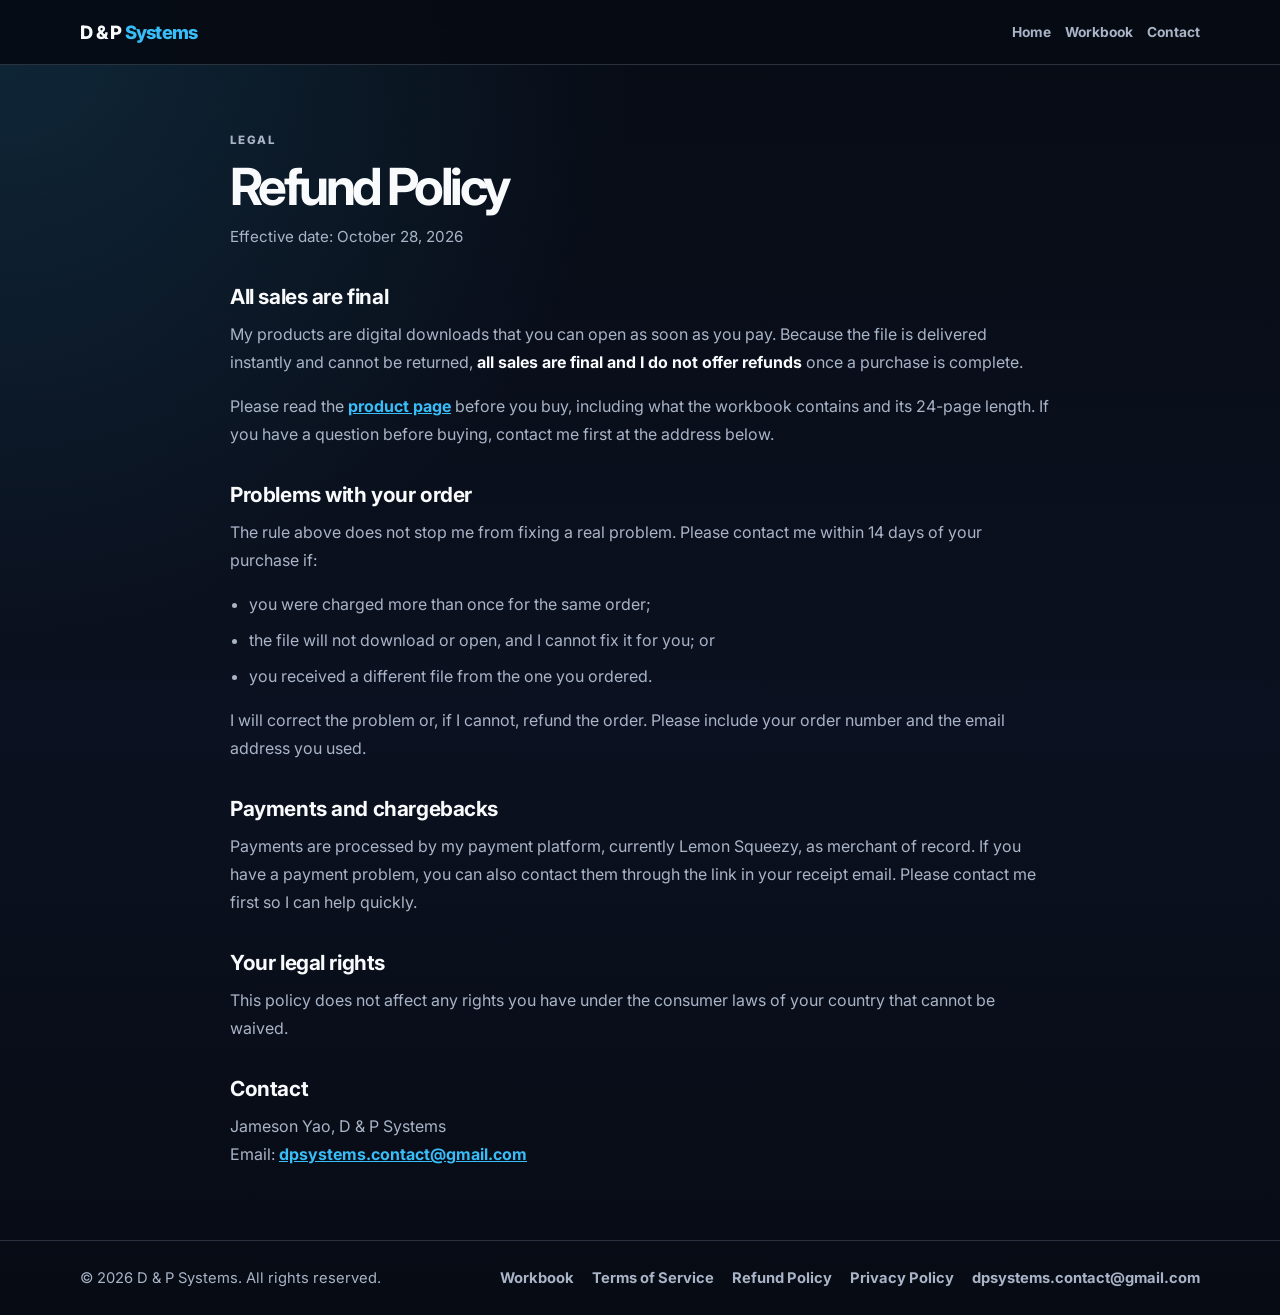
<file: refund-policy.html>
<!DOCTYPE html>
<html lang="en">
<head>
<meta charset="utf-8">
<meta name="viewport" content="width=device-width, initial-scale=1.0">
<title>Refund Policy | D &amp; P Systems</title>
<meta name="description" content="Refund policy for digital workbooks sold by D & P Systems: all sales are final, with fixes for duplicate charges and files that will not open.">
<link rel="preconnect" href="https://fonts.googleapis.com">
<link rel="preconnect" href="https://fonts.gstatic.com" crossorigin>
<link href="https://fonts.googleapis.com/css2?family=Inter:wght@400;600;700;800&amp;display=swap" rel="stylesheet">
<link rel="stylesheet" href="css/portfolio-v2.css">
<style>
  .legal-wrap { max-width: 820px; }
  .legal h1 { font-size: clamp(2rem, 5vw, 3.2rem); line-height: 1.05; margin-bottom: 10px; }
  .legal h2 { font-size: 1.3rem; letter-spacing: -0.02em; line-height: 1.25; margin: 34px 0 10px; }
  .legal p, .legal li { color: var(--muted); line-height: 1.75; }
  .legal li { margin-bottom: 8px; }
  .legal ul { padding-left: 1.2rem; }
  .legal strong { color: var(--text); }
  .legal a, .product a.text-link { color: var(--blue); font-weight: 700; }
  .updated { font-size: 0.95rem; }
  .product-hero { display: grid; grid-template-columns: minmax(0, 1.1fr) minmax(0, 0.9fr); gap: 36px; align-items: center; padding-block: 56px; }
  .product-hero img { width: 100%; height: auto; border-radius: var(--radius); border: 1px solid var(--line); box-shadow: var(--shadow); }
  .price { margin: 20px 0 4px; font-size: 2.1rem; font-weight: 800; color: var(--text); letter-spacing: -0.03em; }
  .price small { display: block; margin-top: 2px; font-size: 0.92rem; font-weight: 600; color: var(--muted); letter-spacing: 0; }
  .two-cols { display: grid; grid-template-columns: repeat(2, minmax(0, 1fr)); gap: 16px; }
  .steps { counter-reset: s; list-style: none; padding: 0; margin: 18px 0 0; display: grid; gap: 12px; }
  .steps li { counter-increment: s; display: flex; align-items: center; gap: 14px; color: var(--text); font-weight: 600; }
  .steps li::before { content: counter(s); flex: 0 0 30px; height: 30px; display: grid; place-items: center; border-radius: 50%; background: rgba(56, 189, 248, 0.14); color: var(--blue); font-weight: 800; font-size: 0.88rem; }
  .faq details { margin-bottom: 10px; padding: 14px 18px; border: 1px solid var(--line); border-radius: 14px; background: rgba(15, 23, 42, 0.7); }
  .faq summary { cursor: pointer; font-weight: 800; color: var(--text); }
  .faq p { margin: 10px 0 0; }
  .fine-print { font-size: 0.92rem; }
  .site-footer { border-top: 1px solid var(--line); padding: 28px 0; color: var(--muted); font-size: 0.92rem; }
  .footer-row { display: flex; justify-content: space-between; flex-wrap: wrap; gap: 12px 24px; }
  .footer-links { display: flex; flex-wrap: wrap; gap: 8px 18px; }
  .footer-links a { color: var(--muted); text-decoration: none; font-weight: 700; }
  .footer-links a:hover { color: var(--text); }
  @media (max-width: 920px) {
    .product-hero, .two-cols { grid-template-columns: 1fr; }
    .product-hero { padding-block: 34px; }
  }
</style>
</head>
<body>
<header class="site-header">
  <div class="container nav">
    <a class="brand" href="index.html">D &amp; P <span>Systems</span></a>
    <nav class="nav-links" aria-label="Main navigation">
      <a href="index.html">Home</a>
      <a href="before-you-buy-software.html">Workbook</a>
      <a href="index.html#contact">Contact</a>
    </nav>
  </div>
</header>
<main>
<section class="section legal">
  <div class="container legal-wrap">
    <p class="eyebrow">Legal</p>
    <h1>Refund Policy</h1>
    <p class="updated">Effective date: October 28, 2026</p>

    <h2>All sales are final</h2>
    <p>My products are digital downloads that you can open as soon as you pay. Because the file is delivered instantly and cannot be returned, <strong>all sales are final and I do not offer refunds</strong> once a purchase is complete.</p>
    <p>Please read the <a href="before-you-buy-software.html">product page</a> before you buy, including what the workbook contains and its 24-page length. If you have a question before buying, contact me first at the address below.</p>

    <h2>Problems with your order</h2>
    <p>The rule above does not stop me from fixing a real problem. Please contact me within 14 days of your purchase if:</p>
    <ul>
      <li>you were charged more than once for the same order;</li>
      <li>the file will not download or open, and I cannot fix it for you; or</li>
      <li>you received a different file from the one you ordered.</li>
    </ul>
    <p>I will correct the problem or, if I cannot, refund the order. Please include your order number and the email address you used.</p>

    <h2>Payments and chargebacks</h2>
    <p>Payments are processed by my payment platform, currently Lemon Squeezy, as merchant of record. If you have a payment problem, you can also contact them through the link in your receipt email. Please contact me first so I can help quickly.</p>

    <h2>Your legal rights</h2>
    <p>This policy does not affect any rights you have under the consumer laws of your country that cannot be waived.</p>

    <h2>Contact</h2>
    <p>Jameson Yao, D &amp; P Systems<br>
    Email: <a href="mailto:dpsystems.contact@gmail.com">dpsystems.contact@gmail.com</a></p>

  </div>
</section>
</main>
<footer class="site-footer">
  <div class="container footer-row">
    <span>&copy; 2026 D &amp; P Systems. All rights reserved.</span>
    <nav class="footer-links" aria-label="Legal">
      <a href="before-you-buy-software.html">Workbook</a>
      <a href="terms.html">Terms of Service</a>
      <a href="refund-policy.html">Refund Policy</a>
      <a href="privacy.html">Privacy Policy</a>
      <a href="mailto:dpsystems.contact@gmail.com">dpsystems.contact@gmail.com</a>
    </nav>
  </div>
</footer>
</body>
</html>
</file>
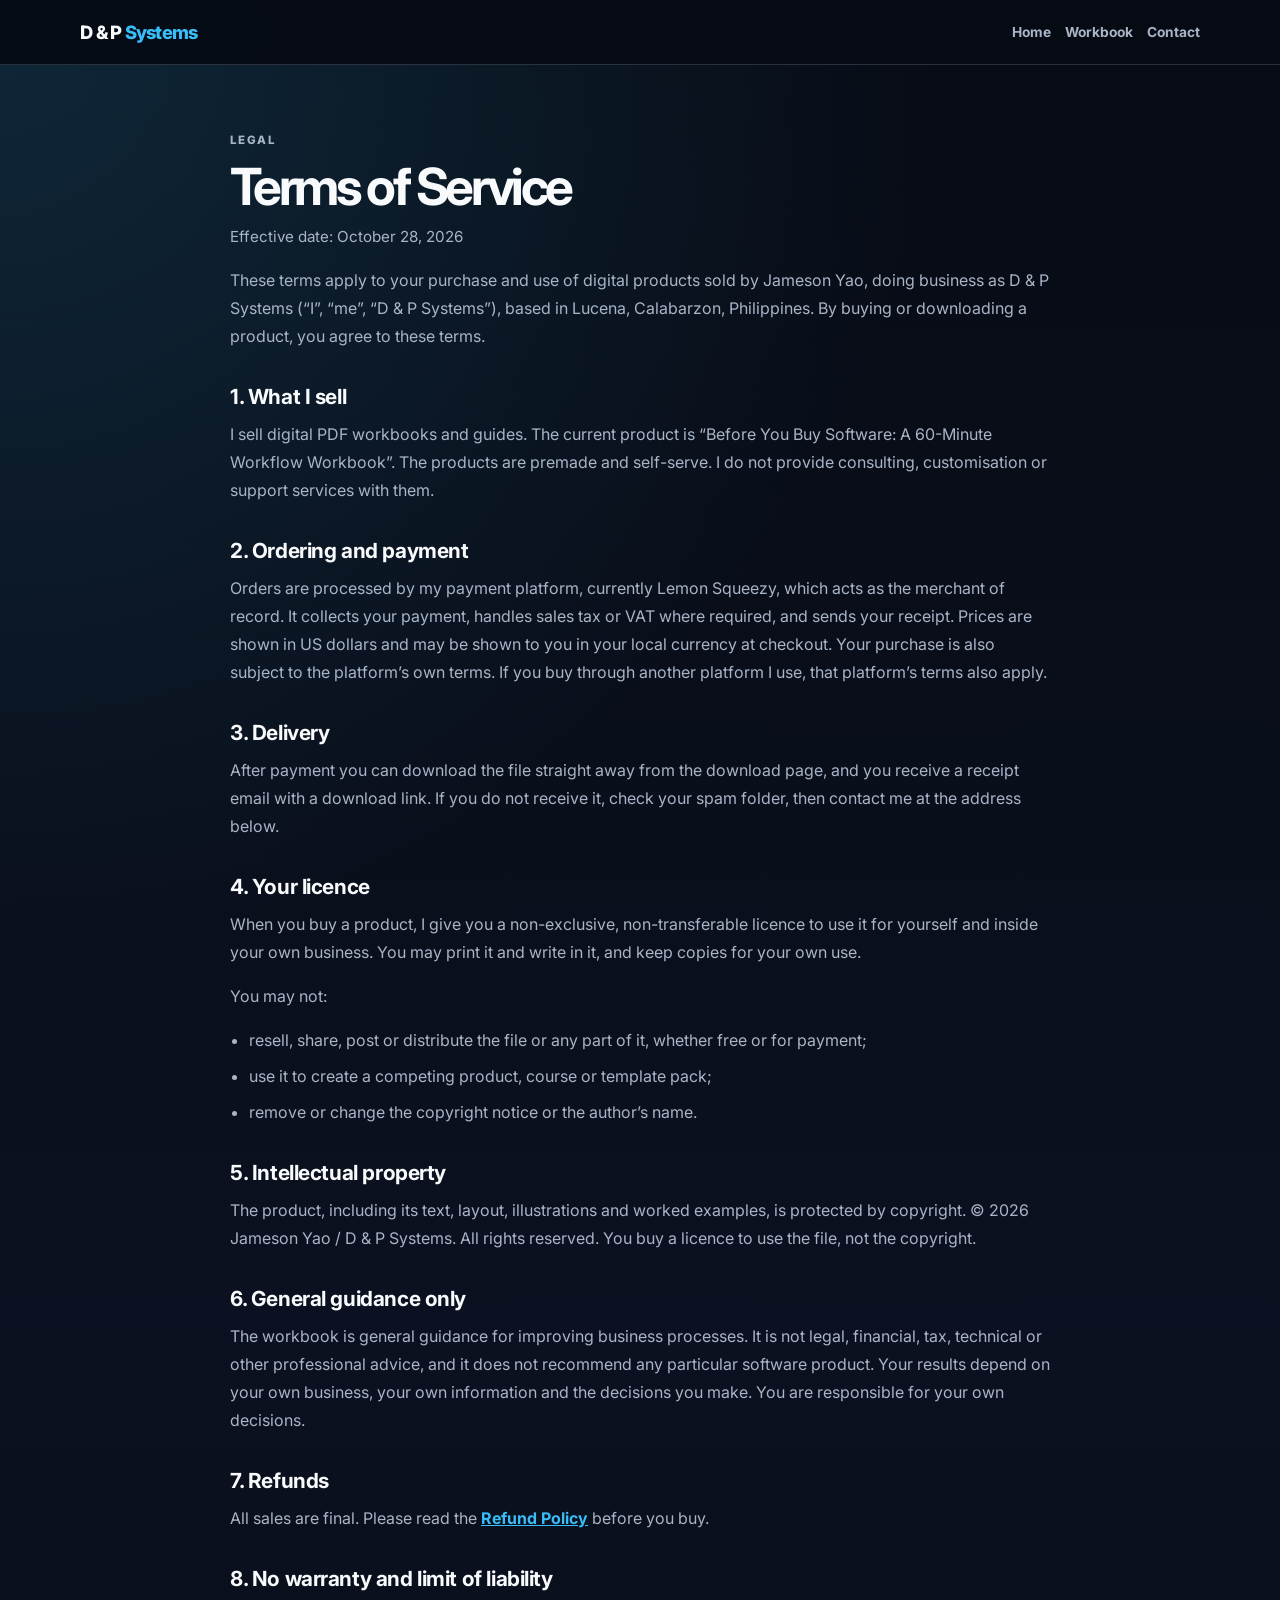
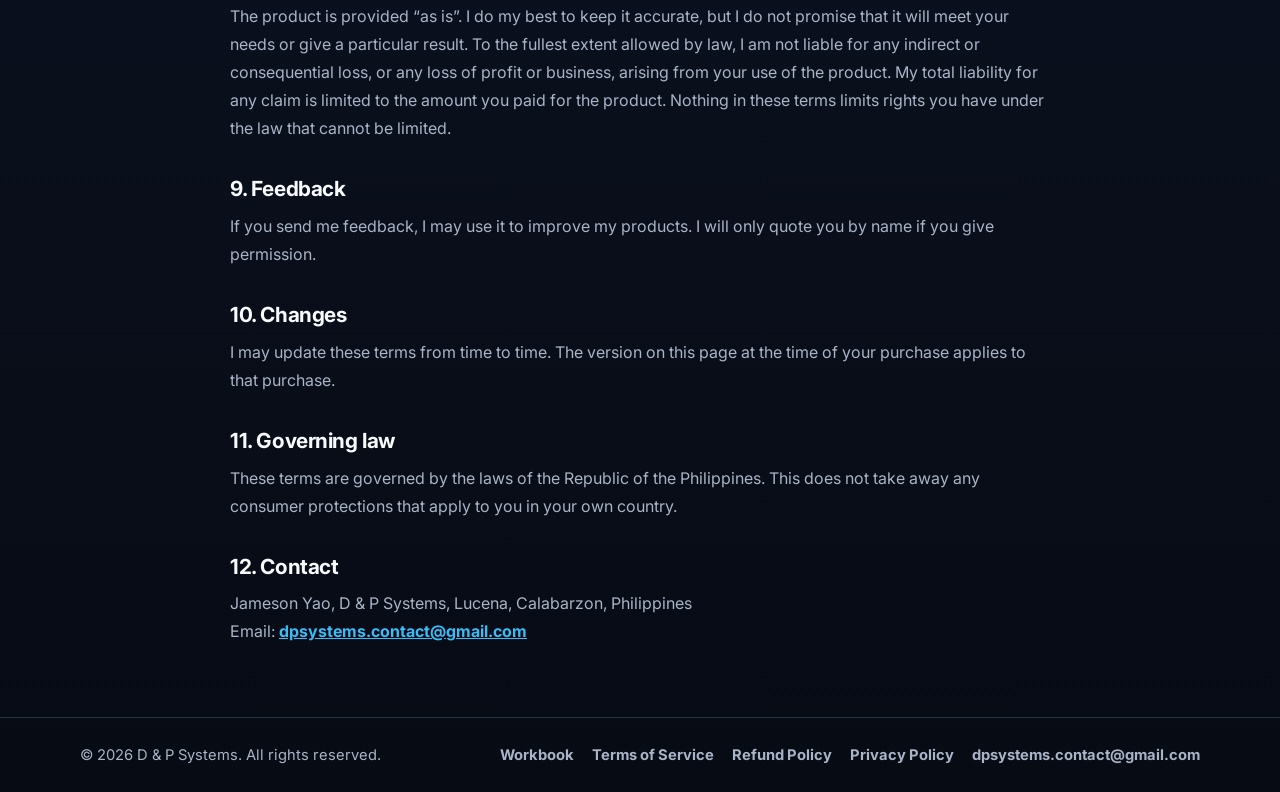
<file: terms.html>
<!DOCTYPE html>
<html lang="en">
<head>
<meta charset="utf-8">
<meta name="viewport" content="width=device-width, initial-scale=1.0">
<title>Terms of Service | D &amp; P Systems</title>
<meta name="description" content="Terms of Service for digital workbooks sold by D & P Systems: licence, permitted use, disclaimers and contact details.">
<link rel="preconnect" href="https://fonts.googleapis.com">
<link rel="preconnect" href="https://fonts.gstatic.com" crossorigin>
<link href="https://fonts.googleapis.com/css2?family=Inter:wght@400;600;700;800&amp;display=swap" rel="stylesheet">
<link rel="stylesheet" href="css/portfolio-v2.css">
<style>
  .legal-wrap { max-width: 820px; }
  .legal h1 { font-size: clamp(2rem, 5vw, 3.2rem); line-height: 1.05; margin-bottom: 10px; }
  .legal h2 { font-size: 1.3rem; letter-spacing: -0.02em; line-height: 1.25; margin: 34px 0 10px; }
  .legal p, .legal li { color: var(--muted); line-height: 1.75; }
  .legal li { margin-bottom: 8px; }
  .legal ul { padding-left: 1.2rem; }
  .legal strong { color: var(--text); }
  .legal a, .product a.text-link { color: var(--blue); font-weight: 700; }
  .updated { font-size: 0.95rem; }
  .product-hero { display: grid; grid-template-columns: minmax(0, 1.1fr) minmax(0, 0.9fr); gap: 36px; align-items: center; padding-block: 56px; }
  .product-hero img { width: 100%; height: auto; border-radius: var(--radius); border: 1px solid var(--line); box-shadow: var(--shadow); }
  .price { margin: 20px 0 4px; font-size: 2.1rem; font-weight: 800; color: var(--text); letter-spacing: -0.03em; }
  .price small { display: block; margin-top: 2px; font-size: 0.92rem; font-weight: 600; color: var(--muted); letter-spacing: 0; }
  .two-cols { display: grid; grid-template-columns: repeat(2, minmax(0, 1fr)); gap: 16px; }
  .steps { counter-reset: s; list-style: none; padding: 0; margin: 18px 0 0; display: grid; gap: 12px; }
  .steps li { counter-increment: s; display: flex; align-items: center; gap: 14px; color: var(--text); font-weight: 600; }
  .steps li::before { content: counter(s); flex: 0 0 30px; height: 30px; display: grid; place-items: center; border-radius: 50%; background: rgba(56, 189, 248, 0.14); color: var(--blue); font-weight: 800; font-size: 0.88rem; }
  .faq details { margin-bottom: 10px; padding: 14px 18px; border: 1px solid var(--line); border-radius: 14px; background: rgba(15, 23, 42, 0.7); }
  .faq summary { cursor: pointer; font-weight: 800; color: var(--text); }
  .faq p { margin: 10px 0 0; }
  .fine-print { font-size: 0.92rem; }
  .site-footer { border-top: 1px solid var(--line); padding: 28px 0; color: var(--muted); font-size: 0.92rem; }
  .footer-row { display: flex; justify-content: space-between; flex-wrap: wrap; gap: 12px 24px; }
  .footer-links { display: flex; flex-wrap: wrap; gap: 8px 18px; }
  .footer-links a { color: var(--muted); text-decoration: none; font-weight: 700; }
  .footer-links a:hover { color: var(--text); }
  @media (max-width: 920px) {
    .product-hero, .two-cols { grid-template-columns: 1fr; }
    .product-hero { padding-block: 34px; }
  }
</style>
</head>
<body>
<header class="site-header">
  <div class="container nav">
    <a class="brand" href="index.html">D &amp; P <span>Systems</span></a>
    <nav class="nav-links" aria-label="Main navigation">
      <a href="index.html">Home</a>
      <a href="before-you-buy-software.html">Workbook</a>
      <a href="index.html#contact">Contact</a>
    </nav>
  </div>
</header>
<main>
<section class="section legal">
  <div class="container legal-wrap">
    <p class="eyebrow">Legal</p>
    <h1>Terms of Service</h1>
    <p class="updated">Effective date: October 28, 2026</p>

    <p>These terms apply to your purchase and use of digital products sold by Jameson Yao, doing business as D &amp; P Systems (&ldquo;I&rdquo;, &ldquo;me&rdquo;, &ldquo;D &amp; P Systems&rdquo;), based in Lucena, Calabarzon, Philippines. By buying or downloading a product, you agree to these terms.</p>

    <h2>1. What I sell</h2>
    <p>I sell digital PDF workbooks and guides. The current product is &ldquo;Before You Buy Software: A 60-Minute Workflow Workbook&rdquo;. The products are premade and self-serve. I do not provide consulting, customisation or support services with them.</p>

    <h2>2. Ordering and payment</h2>
    <p>Orders are processed by my payment platform, currently Lemon Squeezy, which acts as the merchant of record. It collects your payment, handles sales tax or VAT where required, and sends your receipt. Prices are shown in US dollars and may be shown to you in your local currency at checkout. Your purchase is also subject to the platform&rsquo;s own terms. If you buy through another platform I use, that platform&rsquo;s terms also apply.</p>

    <h2>3. Delivery</h2>
    <p>After payment you can download the file straight away from the download page, and you receive a receipt email with a download link. If you do not receive it, check your spam folder, then contact me at the address below.</p>

    <h2>4. Your licence</h2>
    <p>When you buy a product, I give you a non-exclusive, non-transferable licence to use it for yourself and inside your own business. You may print it and write in it, and keep copies for your own use.</p>
    <p>You may not:</p>
    <ul>
      <li>resell, share, post or distribute the file or any part of it, whether free or for payment;</li>
      <li>use it to create a competing product, course or template pack;</li>
      <li>remove or change the copyright notice or the author&rsquo;s name.</li>
    </ul>

    <h2>5. Intellectual property</h2>
    <p>The product, including its text, layout, illustrations and worked examples, is protected by copyright. &copy; 2026 Jameson Yao / D &amp; P Systems. All rights reserved. You buy a licence to use the file, not the copyright.</p>

    <h2>6. General guidance only</h2>
    <p>The workbook is general guidance for improving business processes. It is not legal, financial, tax, technical or other professional advice, and it does not recommend any particular software product. Your results depend on your own business, your own information and the decisions you make. You are responsible for your own decisions.</p>

    <h2>7. Refunds</h2>
    <p>All sales are final. Please read the <a href="refund-policy.html">Refund Policy</a> before you buy.</p>

    <h2>8. No warranty and limit of liability</h2>
    <p>The product is provided &ldquo;as is&rdquo;. I do my best to keep it accurate, but I do not promise that it will meet your needs or give a particular result. To the fullest extent allowed by law, I am not liable for any indirect or consequential loss, or any loss of profit or business, arising from your use of the product. My total liability for any claim is limited to the amount you paid for the product. Nothing in these terms limits rights you have under the law that cannot be limited.</p>

    <h2>9. Feedback</h2>
    <p>If you send me feedback, I may use it to improve my products. I will only quote you by name if you give permission.</p>

    <h2>10. Changes</h2>
    <p>I may update these terms from time to time. The version on this page at the time of your purchase applies to that purchase.</p>

    <h2>11. Governing law</h2>
    <p>These terms are governed by the laws of the Republic of the Philippines. This does not take away any consumer protections that apply to you in your own country.</p>

    <h2>12. Contact</h2>
    <p>Jameson Yao, D &amp; P Systems, Lucena, Calabarzon, Philippines<br>
    Email: <a href="mailto:dpsystems.contact@gmail.com">dpsystems.contact@gmail.com</a></p>

  </div>
</section>
</main>
<footer class="site-footer">
  <div class="container footer-row">
    <span>&copy; 2026 D &amp; P Systems. All rights reserved.</span>
    <nav class="footer-links" aria-label="Legal">
      <a href="before-you-buy-software.html">Workbook</a>
      <a href="terms.html">Terms of Service</a>
      <a href="refund-policy.html">Refund Policy</a>
      <a href="privacy.html">Privacy Policy</a>
      <a href="mailto:dpsystems.contact@gmail.com">dpsystems.contact@gmail.com</a>
    </nav>
  </div>
</footer>
</body>
</html>
</file>
<file: css/portfolio-v2.css>
:root {
  --bg: #070b14;
  --panel: #0f172a;
  --panel-soft: #111c33;
  --text: #f8fafc;
  --muted: #a9b4c7;
  --line: rgba(148, 163, 184, 0.25);
  --blue: #38bdf8;
  --blue-dark: #0284c7;
  --green: #22c55e;
  --white: #ffffff;
  --shadow: 0 24px 70px rgba(2, 8, 23, 0.45);
  --radius: 22px;
  --font: "Inter", system-ui, -apple-system, BlinkMacSystemFont, "Segoe UI", sans-serif;
}

*,
*::before,
*::after {
  box-sizing: border-box;
}

html {
  scroll-behavior: smooth;
}

body {
  margin: 0;
  font-family: var(--font);
  color: var(--text);
  background: radial-gradient(circle at top left, rgba(56, 189, 248, 0.16), transparent 35%),
              linear-gradient(180deg, #070b14 0%, #0b1120 55%, #070b14 100%);
}

img,
svg,
video,
iframe {
  max-width: 100%;
  display: block;
}

html,
body {
  max-width: 100%;
  overflow-x: hidden;
}

a {
  color: inherit;
}

.container {
  width: min(1120px, calc(100% - 32px));
  margin-inline: auto;
}

.site-header {
  position: sticky;
  top: 0;
  z-index: 20;
  background: rgba(7, 11, 20, 0.84);
  backdrop-filter: blur(16px);
  border-bottom: 1px solid var(--line);
}

.nav {
  min-height: 72px;
  display: flex;
  align-items: center;
  justify-content: space-between;
  gap: 24px;
}

.nav-links {
  display: flex;
  align-items: center;
  gap: 18px;
  flex-wrap: wrap;
}

.nav-links a {
  white-space: nowrap;
}

.brand {
  font-size: 1.15rem;
  font-weight: 800;
  text-decoration: none;
  letter-spacing: -0.04em;
}

.brand span {
  color: var(--blue);
}

.nav-links {
  display: flex;
  align-items: center;
  gap: 20px;
}

.nav-links a {
  color: var(--muted);
  text-decoration: none;
  font-weight: 700;
  font-size: 0.92rem;
}

.nav-links a:hover {
  color: var(--text);
}

.hero {
  position: relative;
  min-height: 760px;
  display: grid;
  place-items: center;
  overflow-x: hidden;
  border-bottom: 1px solid var(--line);
}

.hero-bg {
  position: absolute;
  inset: 0;
  background:
    linear-gradient(90deg, rgba(7, 11, 20, 0.96) 0%, rgba(7, 11, 20, 0.88) 45%, rgba(7, 11, 20, 0.70) 100%),
    url("../img/hero-bg-workspace.jpg") center / cover;
  opacity: 0.95;
}

.hero-bg::after {
  content: "";
  position: absolute;
  inset: 0;
  background: radial-gradient(circle at 82% 22%, rgba(56, 189, 248, 0.24), transparent 30%),
              radial-gradient(circle at 38% 92%, rgba(34, 197, 94, 0.13), transparent 28%);
}

.hero-grid {
  position: relative;
  z-index: 1;
  display: grid;
  grid-template-columns: minmax(0, 1.08fr) minmax(360px, 0.92fr);
  align-items: center;
  gap: 42px;
  padding-block: 88px;
}

.eyebrow {
  display: inline-flex;
  align-items: center;
  gap: 8px;
  margin: 0 0 16px;
  color: var(--blue);
  font-weight: 800;
  text-transform: uppercase;
  letter-spacing: 0.12em;
  font-size: 0.78rem;
}

h1,
h2,
h3,
p {
  margin-top: 0;
}

h1 {
  max-width: 780px;
  margin-bottom: 22px;
  font-size: clamp(2.45rem, 6vw, 5.1rem);
  line-height: 0.98;
  letter-spacing: -0.07em;
}

h2 {
  font-size: clamp(2rem, 5vw, 3.55rem);
  line-height: 1;
  letter-spacing: -0.055em;
  margin-bottom: 18px;
}

h3 {
  font-size: 1.1rem;
  letter-spacing: -0.02em;
}

p {
  color: var(--muted);
  line-height: 1.8;
}

.hero-text {
  max-width: 720px;
  font-size: 1.14rem;
}

.hero-actions,
.hero-badges,
.stack-list {
  display: flex;
  flex-wrap: wrap;
  gap: 12px;
  margin-top: 28px;
}

.btn {
  display: inline-flex;
  min-height: 48px;
  align-items: center;
  justify-content: center;
  padding: 0 20px;
  border: 1px solid transparent;
  border-radius: 999px;
  font-weight: 800;
  text-decoration: none;
  cursor: pointer;
}

.btn.primary {
  background: linear-gradient(135deg, var(--blue), var(--blue-dark));
  color: #00111f;
}

.btn.secondary {
  background: rgba(15, 23, 42, 0.7);
  border-color: var(--line);
  color: var(--text);
}

.hero-badges span,
.stack-list span {
  padding: 8px 12px;
  border: 1px solid var(--line);
  border-radius: 999px;
  background: rgba(15, 23, 42, 0.72);
  color: var(--muted);
  font-weight: 700;
  font-size: 0.86rem;
}

.schema-hero-card,
.app-hero-card,
.proof-image-card,
.workspace-card {
  overflow: hidden;
  border: 1px solid rgba(148, 163, 184, 0.28);
  border-radius: var(--radius);
  background: rgba(15, 23, 42, 0.82);
  box-shadow: var(--shadow);
}

.schema-hero-card,
.app-hero-card {
  transform: rotate(0.8deg);
}

.app-hero-card {
  transform: rotate(-0.45deg);
}

.screenshot-wrap {
  position: relative;
  overflow: hidden;
  background: #07101f;
}

.app-hero-card .screenshot-wrap img {
  width: 100%;
  aspect-ratio: 16 / 9.2;
  object-fit: cover;
  object-position: 50% 38%;
}

.screenshot-note {
  position: absolute;
  display: inline-flex;
  align-items: center;
  gap: 8px;
  padding: 9px 12px;
  border: 1px solid rgba(248, 250, 252, 0.18);
  border-radius: 999px;
  background: rgba(2, 6, 23, 0.78);
  color: var(--text);
  font-size: 0.78rem;
  font-weight: 800;
  backdrop-filter: blur(10px);
  box-shadow: 0 12px 30px rgba(2, 8, 23, 0.35);
}

.screenshot-note i {
  color: var(--blue);
}

.top-note {
  top: 14px;
  left: 14px;
}

.bottom-note {
  right: 14px;
  bottom: 14px;
}

.caption-tags {
  display: flex;
  flex-wrap: wrap;
  gap: 8px;
  margin-top: 14px;
}

.caption-tags span {
  padding: 7px 10px;
  border: 1px solid var(--line);
  border-radius: 999px;
  color: var(--muted);
  font-size: 0.78rem;
  font-weight: 800;
}

.browser-bar {
  min-height: 44px;
  display: flex;
  align-items: center;
  gap: 8px;
  padding-inline: 16px;
  border-bottom: 1px solid var(--line);
  background: rgba(2, 6, 23, 0.72);
}

.browser-bar span {
  width: 10px;
  height: 10px;
  border-radius: 50%;
  background: var(--line);
}

.browser-bar span:nth-child(1) { background: #fb7185; }
.browser-bar span:nth-child(2) { background: #facc15; }
.browser-bar span:nth-child(3) { background: #22c55e; }

.browser-bar strong {
  margin-left: 8px;
  color: var(--muted);
  font-size: 0.82rem;
}

.schema-hero-card img {
  width: 100%;
  aspect-ratio: 1.22 / 1;
  object-fit: cover;
  object-position: center;
}

.schema-caption {
  padding: 20px;
}

.schema-caption h2 {
  margin-bottom: 8px;
  font-size: 1.35rem;
  letter-spacing: -0.03em;
}

.schema-caption p {
  margin-bottom: 0;
  font-size: 0.95rem;
}

.trust-strip {
  transform: translateY(-42px);
  display: grid;
  grid-template-columns: repeat(3, 1fr);
  gap: 1px;
  border: 1px solid var(--line);
  border-radius: var(--radius);
  overflow: hidden;
  box-shadow: var(--shadow);
  background: var(--line);
}

.trust-strip div {
  padding: 28px;
  background: rgba(15, 23, 42, 0.94);
}

.trust-strip strong,
.trust-strip span {
  display: block;
}

.trust-strip strong {
  margin-bottom: 8px;
  font-size: 1.22rem;
}

.trust-strip span {
  color: var(--muted);
  line-height: 1.6;
}

.section {
  padding-block: 76px;
}

.section-heading {
  max-width: 780px;
  margin-bottom: 36px;
}

.cards {
  display: grid;
  gap: 18px;
}

.six-grid,
.fixes-grid {
  grid-template-columns: repeat(3, 1fr);
}

.card,
.case-card,
.fix-card,
.proof-notes article,
.contact-card,
.cta-card {
  border: 1px solid var(--line);
  border-radius: var(--radius);
  background: linear-gradient(180deg, rgba(15, 23, 42, 0.94), rgba(17, 28, 51, 0.74));
  box-shadow: 0 18px 48px rgba(2, 8, 23, 0.22);
}

.card,
.fix-card,
.proof-notes article,
.case-card {
  padding: 26px;
}

.card .icon,
.fix-card .icon {
  width: 52px;
  height: 52px;
  display: grid;
  place-items: center;
  margin-bottom: 18px;
  border-radius: 16px;
  background: rgba(56, 189, 248, 0.14);
  color: var(--blue);
  font-size: 1.25rem;
}

.card p,
.fix-card p,
.case-card p,
.proof-notes p {
  margin-bottom: 0;
}

.case-study,
.fixes-section,
.workspace-section {
  background: rgba(2, 6, 23, 0.34);
  border-block: 1px solid var(--line);
}

.case-grid,
.workspace-grid,
.contact-grid,
.schema-proof-grid,
.cta-card {
  display: grid;
  grid-template-columns: 1.08fr 0.92fr;
  gap: 36px;
  align-items: center;
}

.check-list {
  display: grid;
  gap: 14px;
  padding: 0;
  margin: 28px 0;
  list-style: none;
}

.check-list li {
  display: flex;
  gap: 12px;
  color: var(--muted);
  line-height: 1.6;
}

.check-list i,
.proof-notes i {
  color: var(--green);
}

.proof-image-card,
.workspace-card {
  margin: 0;
}

.proof-image-card img,
.workspace-card img {
  width: 100%;
  object-fit: cover;
}

.proof-image-card img {
  aspect-ratio: 1.22 / 1;
}

.workspace-card img {
  aspect-ratio: 16 / 10.5;
}

.proof-image-card figcaption,
.workspace-card figcaption {
  padding: 14px 18px 18px;
  color: var(--muted);
  border-top: 1px solid var(--line);
  font-size: 0.92rem;
  line-height: 1.6;
}

.proof-notes {
  display: grid;
  gap: 16px;
}

.proof-notes h3 {
  display: flex;
  align-items: center;
  gap: 10px;
}

.fixes-grid {
  display: grid;
  gap: 18px;
}

.cta-section {
  padding-block: 72px;
}

.cta-card {
  padding: 36px;
}

.cta-card p {
  margin-bottom: 0;
}

.contact-section {
  padding-bottom: 96px;
}

.contact-card {
  display: grid;
  gap: 16px;
  padding: 26px;
}

.contact-card label {
  display: grid;
  gap: 8px;
  color: var(--text);
  font-weight: 700;
}

.contact-card input,
.contact-card select,
.contact-card textarea {
  width: 100%;
  border: 1px solid var(--line);
  border-radius: 14px;
  background: rgba(2, 6, 23, 0.58);
  color: var(--text);
  padding: 13px 14px;
  font: inherit;
}

.contact-card textarea {
  resize: vertical;
}

.contact-card button {
  width: fit-content;
}

@media (max-width: 920px) {
  .hero-grid,
  .case-grid,
  .workspace-grid,
  .contact-grid,
  .schema-proof-grid,
  .cta-card {
    grid-template-columns: 1fr;
  }

  .schema-hero-card,
  .app-hero-card {
    transform: none;
  }

  .six-grid,
  .fixes-grid,
  .trust-strip {
    grid-template-columns: 1fr;
  }

  .trust-strip {
    transform: translateY(-28px);
  }

  .nav {
    align-items: flex-start;
    flex-direction: column;
    padding-block: 16px;
  }

  .nav-links {
    width: 100%;
    flex-wrap: wrap;
    gap: 12px 18px;
  }
}

@media (max-width: 560px) {
  .container {
    width: min(100% - 22px, 1120px);
  }

  .hero-grid {
    padding-block: 58px;
  }

  .hero {
    min-height: auto;
  }

  h1 {
    font-size: 2.55rem;
  }

  h2 {
    font-size: 2.1rem;
  }

  .section {
    padding-block: 56px;
  }

  .card,
  .fix-card,
  .case-card,
  .proof-notes article,
  .contact-card,
  .cta-card {
    overflow-wrap: anywhere;
    padding: 22px;
  }
}

.three-grid {
  grid-template-columns: repeat(3, 1fr);
}


/* v5 additions: legacy bridge and richer case study */
.legacy-section {
  padding-top: 34px;
}

.bridge-grid,
.case-breakdown {
  display: grid;
  gap: 18px;
}

.bridge-grid {
  grid-template-columns: repeat(3, 1fr);
}

.bridge-card,
.case-breakdown article,
.gallery-card {
  border: 1px solid var(--line);
  border-radius: var(--radius);
  background: linear-gradient(180deg, rgba(15, 23, 42, 0.94), rgba(17, 28, 51, 0.74));
  box-shadow: 0 18px 48px rgba(2, 8, 23, 0.22);
}

.bridge-card,
.case-breakdown article {
  padding: 26px;
}

.bridge-card .icon {
  width: 52px;
  height: 52px;
  display: grid;
  place-items: center;
  margin-bottom: 18px;
  border-radius: 16px;
  background: rgba(56, 189, 248, 0.14);
  color: var(--blue);
  font-size: 1.25rem;
}

.bridge-card p,
.case-breakdown p {
  margin-bottom: 0;
}

.case-breakdown {
  grid-template-columns: repeat(2, 1fr);
  margin-top: 26px;
}

.case-breakdown h3 {
  color: var(--blue);
  margin-bottom: 8px;
}

.project-gallery {
  display: grid;
  grid-template-columns: 1.2fr 0.8fr;
  gap: 18px;
  margin-top: 34px;
}

.gallery-card {
  margin: 0;
  overflow: hidden;
}

.gallery-card img {
  width: 100%;
  aspect-ratio: 16 / 10;
  object-fit: cover;
  object-position: top center;
}

.gallery-card.wide img {
  aspect-ratio: 16 / 9;
}

.gallery-card figcaption {
  padding: 18px;
  border-top: 1px solid var(--line);
  color: var(--muted);
  line-height: 1.65;
}

.gallery-card strong {
  display: block;
  color: var(--text);
  margin-bottom: 4px;
}

/* Show full cart screenshot without cropping */
.project-gallery .gallery-card.contain-shot img {
  width: 100%;
  height: auto;
  max-height: none;
  aspect-ratio: auto;
  object-fit: contain;
  object-position: top center;
  background: #ffffff;
}

.devtools-proof-card {
  margin: 28px 0;
}

.devtools-proof-card img {
  width: 100%;
  height: auto;
  object-fit: contain;
  background: #ffffff;
}

.mini-gallery-heading {
  max-width: var(--max-width);
  margin: 60px auto 28px;
  text-align: left;
}

.mini-gallery-heading h2,
.mini-gallery-heading p,
.mini-gallery-heading .eyebrow {
  max-width: 900px;
}

.cta-actions,
.hero-actions,
.form-actions,
.card-actions {
  display: flex;
  flex-wrap: wrap;
  align-items: center;
  gap: 12px;
}

.cta-actions a,
.hero-actions a,
.form-actions button,
.card-actions a,
.card-actions .demo-disabled {
  max-width: 100%;
}

@media (max-width: 920px) {
  .three-grid {
    display: grid;
    grid-template-columns: 1fr;
  }
}

@media (max-width: 920px) {
  .bridge-grid,
  .case-breakdown,
  .project-gallery {
    grid-template-columns: 1fr;
  }
}

/* MOBILE OVERFLOW + FIXED NAV FINAL FIX */
*,
*::before,
*::after {
  box-sizing: border-box;
}

html,
body {
  width: 100%;
  max-width: 100%;
  overflow-x: hidden;
}

body {
  padding-top: 72px;
}

.container,
.hero,
.hero-content,
.section,
.card,
.case-card,
.fix-card,
.cta-card,
.contact-card,
.bridge-card,
.gallery-card {
  max-width: 100%;
  min-width: 0;
}

.site-header {
  position: fixed !important;
  top: 0 !important;
  left: 0 !important;
  right: 0 !important;
  width: 100% !important;
  z-index: 9999 !important;
  background: rgba(7, 11, 20, 0.94);
  backdrop-filter: blur(16px);
  border-bottom: 1px solid var(--line);
}

.hero h1 {
  font-size: clamp(2.4rem, 13vw, 4.5rem);
  line-height: 0.95;
  max-width: 100%;
  overflow-wrap: anywhere;
  word-break: normal;
}

.hero p,
.lead,
.section p,
.card p,
.case-card p,
.fix-card p,
.bridge-card p,
.gallery-card figcaption {
  max-width: 100%;
  overflow-wrap: anywhere;
}

.three-grid,
.bridge-grid,
.case-breakdown,
.project-gallery {
  grid-template-columns: 1fr !important;
}

img,
svg,
video,
iframe {
  max-width: 100%;
  height: auto;
}

@media (max-width: 920px) {
  body {
    padding-top: 140px;
  }

  .nav {
    min-height: auto;
    flex-direction: column;
    align-items: flex-start;
    justify-content: flex-start;
    gap: 14px;
    padding-block: 16px;
  }

  .brand {
    width: 100%;
  }

  .nav-links {
    width: 100%;
    display: flex;
    flex-wrap: wrap;
    justify-content: flex-start;
    align-items: flex-start;
    gap: 10px 14px;
  }

  .nav-links a {
    white-space: normal;
    line-height: 1.25;
  }
}

@media (max-width: 560px) {
  body {
    padding-top: 150px;
  }

  .nav-links a[href="#schema"],
  .nav-links a[href="#fixes"] {
    display: none;
  }

  .hero-grid {
    padding-block: 48px;
  }

  .hero {
    min-height: auto;
  }

  .section {
    padding-block: 44px;
  }

  .card,
  .fix-card,
  .case-card,
  .proof-notes article,
  .contact-card,
  .cta-card,
  .bridge-card,
  .case-breakdown article {
    padding: 18px;
  }
}

/* v6 additions: real-device mobile QA and DevTools proof */
.qa-section {
  background: rgba(2, 6, 23, 0.42);
  border-block: 1px solid var(--line);
}

.qa-grid {
  display: grid;
  grid-template-columns: minmax(0, 1fr) minmax(320px, 0.72fr);
  gap: 28px;
  align-items: start;
}

.qa-card,
.qa-note-card,
.qa-shot {
  border: 1px solid var(--line);
  border-radius: var(--radius);
  background: linear-gradient(180deg, rgba(15, 23, 42, 0.94), rgba(17, 28, 51, 0.74));
  box-shadow: 0 18px 48px rgba(2, 8, 23, 0.22);
}

.qa-card,
.qa-note-card {
  padding: 26px;
}

.qa-card h3,
.qa-note-card h3 {
  color: var(--text);
}

.qa-steps {
  display: grid;
  gap: 10px;
  margin: 16px 0 0;
  padding-left: 1.15rem;
  color: var(--muted);
  line-height: 1.7;
}

.qa-steps code {
  padding: 2px 6px;
  border: 1px solid var(--line);
  border-radius: 8px;
  background: rgba(2, 6, 23, 0.55);
  color: var(--blue);
  font-size: 0.9em;
}

.qa-metrics {
  display: grid;
  grid-template-columns: repeat(3, 1fr);
  gap: 1px;
  margin-top: 28px;
  border: 1px solid var(--line);
  border-radius: var(--radius);
  overflow: hidden;
  background: var(--line);
}

.qa-metrics div {
  padding: 20px;
  background: rgba(15, 23, 42, 0.94);
}

.qa-metrics strong,
.qa-metrics span {
  display: block;
}

.qa-metrics strong {
  margin-bottom: 6px;
  color: var(--text);
  font-size: 1rem;
}

.qa-metrics span {
  color: var(--muted);
  font-size: 0.9rem;
  line-height: 1.5;
}

.qa-proof-grid {
  display: grid;
  grid-template-columns: 1.2fr 0.8fr;
  gap: 18px;
  margin-top: 34px;
}

.qa-shot {
  margin: 0;
  overflow: hidden;
}

.qa-shot img {
  width: 100%;
  aspect-ratio: 16 / 9;
  object-fit: cover;
  object-position: top center;
  background: #ffffff;
}

.qa-shot figcaption {
  padding: 18px;
  border-top: 1px solid var(--line);
  color: var(--muted);
  line-height: 1.65;
}

.qa-shot strong {
  display: block;
  margin-bottom: 4px;
  color: var(--text);
}

.qa-notes-grid {
  display: grid;
  grid-template-columns: repeat(3, 1fr);
  gap: 18px;
  margin-top: 18px;
}

.qa-note-card h3 {
  display: flex;
  gap: 10px;
  align-items: center;
}

.qa-note-card i {
  color: var(--blue);
}

.qa-note-card p {
  margin-bottom: 0;
}

.technical-wins-list li {
  align-items: flex-start;
}

@media (max-width: 920px) {
  .qa-grid,
  .qa-proof-grid,
  .qa-notes-grid,
  .qa-metrics {
    grid-template-columns: 1fr;
  }
}

@media (max-width: 560px) {
  .qa-card,
  .qa-note-card {
    padding: 18px;
  }
}


/* v6 additions: QueuePoint case study preview */
.queuepoint-case-study {
  background:
    radial-gradient(circle at top left, rgba(250, 204, 21, 0.08), transparent 32%),
    rgba(2, 6, 23, 0.34);
}

.queuepoint-case-study .case-breakdown h3,
.queuepoint-case-study .eyebrow {
  color: #facc15;
}

.queuepoint-case-study .btn.primary {
  background: linear-gradient(135deg, #facc15, #84cc16);
  color: #111703;
}

.queuepoint-case-study .case-card {
  border-color: rgba(250, 204, 21, 0.24);
}

.queuepoint-case-study .stack-list span {
  border-color: rgba(250, 204, 21, 0.26);
}


/* v6 priority fixes: outcomes, skills, proof cards, partner services, contact links */
.outcome-section {
  padding-top: 34px;
}

.skills-section {
  background: rgba(2, 6, 23, 0.26);
  border-block: 1px solid var(--line);
}

.skills-grid {
  display: grid;
  grid-template-columns: repeat(2, 1fr);
  gap: 18px;
}

.skill-card,
.project-proof-card {
  border: 1px solid var(--line);
  border-radius: var(--radius);
  background: linear-gradient(180deg, rgba(15, 23, 42, 0.94), rgba(17, 28, 51, 0.74));
  box-shadow: 0 18px 48px rgba(2, 8, 23, 0.22);
}

.skill-card {
  padding: 26px;
}

.skill-card h3 {
  color: var(--blue);
}

.skill-card p {
  margin-bottom: 0;
}

.project-proof-card {
  margin-top: 18px;
  padding: 18px;
}

.project-proof-card h4 {
  margin: 0 0 10px;
  color: var(--text);
  font-size: 0.98rem;
  letter-spacing: -0.01em;
}

.project-proof-card ul {
  display: grid;
  gap: 8px;
  margin: 0;
  padding-left: 1.1rem;
  color: var(--muted);
  line-height: 1.55;
}

#capabilities .section-heading .eyebrow {
  color: var(--green);
}

.profile-links {
  display: flex;
  flex-wrap: wrap;
  gap: 12px;
  margin-top: 20px;
}

.profile-links a {
  display: inline-flex;
  align-items: center;
  gap: 8px;
  padding: 9px 12px;
  border: 1px solid var(--line);
  border-radius: 999px;
  color: var(--muted);
  text-decoration: none;
  font-weight: 800;
  font-size: 0.88rem;
  background: rgba(15, 23, 42, 0.72);
}

.profile-links a:hover {
  color: var(--text);
}

.form-note {
  margin: 2px 0 0;
  font-size: 0.9rem;
  line-height: 1.6;
}

.form-note a {
  color: var(--blue);
  font-weight: 800;
}

@media (max-width: 920px) {
  .skills-grid {
    grid-template-columns: 1fr;
  }
}

/* v6 desktop grid restore after earlier mobile overflow patch */
@media (min-width: 921px) {
  .three-grid,
  .bridge-grid,
  .qa-notes-grid {
    grid-template-columns: repeat(3, 1fr) !important;
  }

  .case-breakdown {
    grid-template-columns: repeat(2, 1fr) !important;
  }

  .project-gallery,
  .qa-proof-grid {
    grid-template-columns: 1.2fr 0.8fr !important;
  }
}


/* Prototype credibility-pass additions: status badges, workflow proof, partner note */
.section-note {
  margin-top: -18px;
  padding: 14px 16px;
  border: 1px solid var(--line);
  border-radius: 16px;
  background: rgba(2, 6, 23, 0.36);
  color: var(--muted);
  font-size: 0.95rem;
}

.status-badges {
  display: flex;
  flex-wrap: wrap;
  gap: 8px;
  margin: -4px 0 16px;
}

.status-badges span {
  display: inline-flex;
  align-items: center;
  gap: 8px;
  padding: 7px 10px;
  border: 1px solid rgba(34, 197, 94, 0.34);
  border-radius: 999px;
  background: rgba(34, 197, 94, 0.10);
  color: #d9f99d;
  font-size: 0.78rem;
  font-weight: 800;
  letter-spacing: 0.02em;
}

.workflow-proof {
  display: grid;
  gap: 6px;
  margin: 18px 0 8px;
  padding: 16px;
  border: 1px solid rgba(56, 189, 248, 0.28);
  border-radius: 18px;
  background: rgba(56, 189, 248, 0.08);
}

.workflow-proof strong {
  color: var(--text);
  font-size: 0.92rem;
}

.workflow-proof span {
  color: var(--muted);
  line-height: 1.65;
  font-size: 0.95rem;
}


/* consultant-positioning additions */
.demo-flow-card {
  margin: 16px 0 18px;
  padding: 16px 18px;
  border: 1px solid rgba(56, 189, 248, 0.24);
  border-radius: 18px;
  background: rgba(56, 189, 248, 0.08);
}

.demo-flow-card h4,
.project-proof-card h4 {
  margin: 0 0 8px;
  color: var(--text);
  font-size: 0.95rem;
  letter-spacing: -0.01em;
}

.demo-flow-card p {
  margin: 0;
  color: var(--muted);
  line-height: 1.65;
}

#fixes {
  background: rgba(2, 6, 23, 0.34);
  border-block: 1px solid var(--line);
}

#services .section-heading,
#offers .section-heading,
#fixes .section-heading {
  max-width: 850px;
}

.hero-copy .hero-actions .btn.primary {
  box-shadow: 0 16px 42px rgba(56, 189, 248, 0.18);
}

@media (max-width: 560px) {
  .demo-flow-card {
    padding: 14px;
  }
}


/* v7 final polish: consultant-first flow */
.flagship-breakdown strong,
.workflow-proof strong,
.demo-flow-card h4,
.project-proof-card h4 {
  letter-spacing: -0.01em;
}

.workflow-proof,
.demo-flow-card,
.project-proof-card,
.section-note {
  border: 1px solid var(--line);
  border-radius: 18px;
  background: rgba(2, 6, 23, 0.34);
}

.workflow-proof,
.demo-flow-card,
.project-proof-card {
  margin-top: 18px;
  padding: 18px;
}

.workflow-proof strong,
.workflow-proof span {
  display: block;
}

.workflow-proof strong {
  color: var(--text);
  margin-bottom: 6px;
}

.workflow-proof span,
.demo-flow-card p,
.project-proof-card li,
.section-note {
  color: var(--muted);
  line-height: 1.65;
}

.demo-flow-card h4,
.project-proof-card h4 {
  margin: 0 0 8px;
  color: var(--text);
}

.project-proof-card ul {
  display: grid;
  gap: 8px;
  margin: 0;
  padding-left: 1.1rem;
}

.section-note {
  padding: 16px 18px;
  margin-top: 16px;
}

.status-badges {
  display: flex;
  flex-wrap: wrap;
  gap: 8px;
  margin: 10px 0 16px;
}

.status-badges span {
  display: inline-flex;
  align-items: center;
  min-height: 30px;
  padding: 0 11px;
  border-radius: 999px;
  border: 1px solid rgba(56, 189, 248, 0.3);
  background: rgba(56, 189, 248, 0.10);
  color: var(--text);
  font-weight: 800;
  font-size: 0.78rem;
}

/* The workspace photo section was removed in v7 to keep the homepage focused on client problems and proof. */


/* v8 compact polish: reduce scroll without making the page feel cramped */
:root {
  --radius: 18px;
}

.nav {
  min-height: 64px;
}

.nav-links {
  gap: 14px;
}

.nav-links a {
  font-size: 0.86rem;
}

.brand-logo {
  width: min(190px, 42vw) !important;
  padding: 6px 10px !important;
}

.hero {
  min-height: 660px;
}

.hero-grid {
  gap: 30px;
  padding-block: 58px;
}

.hero-brand-mark {
  width: min(430px, 100%) !important;
  margin-bottom: 0.95rem !important;
  padding: 11px 14px !important;
  border-radius: 18px !important;
}

h1 {
  max-width: 760px;
  margin-bottom: 16px;
  font-size: clamp(2.3rem, 5vw, 4.35rem);
}

h2 {
  margin-bottom: 12px;
  font-size: clamp(1.8rem, 4vw, 2.95rem);
}

h3 {
  margin-bottom: 8px;
}

p {
  line-height: 1.65;
}

.hero-text {
  max-width: 680px;
  font-size: 1.05rem;
  line-height: 1.65;
}

.hero-actions,
.hero-badges,
.stack-list {
  gap: 10px;
  margin-top: 20px;
}

.btn {
  min-height: 42px;
  padding: 0 16px;
}

.hero-badges span,
.stack-list span,
.caption-tags span,
.profile-links a {
  padding: 7px 10px;
  font-size: 0.8rem;
}

.app-hero-card .screenshot-wrap img {
  aspect-ratio: 16 / 8.6;
}

.schema-caption {
  padding: 16px;
}

.schema-caption h2 {
  font-size: 1.15rem;
}

.trust-strip {
  transform: translateY(-30px);
}

.trust-strip div {
  padding: 20px 22px;
}

.trust-strip strong {
  margin-bottom: 4px;
  font-size: 1.08rem;
}

.trust-strip span {
  line-height: 1.45;
}

.section {
  padding-block: 56px;
}

.outcome-section,
.legacy-section {
  padding-top: 20px;
}

.section-heading {
  max-width: 820px;
  margin-bottom: 24px;
}

.eyebrow {
  margin-bottom: 10px;
  font-size: 0.72rem;
}

.cards,
.fixes-grid,
.bridge-grid,
.skills-grid,
.qa-notes-grid,
.qa-proof-grid,
.flagship-grid {
  gap: 14px;
}

.card,
.fix-card,
.bridge-card,
.skill-card,
.proof-notes article,
.contact-card,
.cta-card,
.case-card,
.qa-card,
.qa-note-card {
  padding: 20px;
}

.card .icon,
.fix-card .icon,
.bridge-card .icon {
  width: 44px;
  height: 44px;
  margin-bottom: 12px;
  border-radius: 14px;
  font-size: 1.08rem;
}

.offer-list {
  gap: 6px;
  margin-top: 12px;
}

.freelance-fit-card {
  margin-top: 16px;
  padding: 20px;
}

.freelance-fit-grid {
  gap: 14px;
}

.flagship-card {
  gap: 0;
}

.flagship-content {
  padding: 24px !important;
}

.flagship-media img,
.queuepoint-media img {
  max-height: 360px;
  object-fit: cover;
}

.status-badges {
  gap: 6px;
  margin: 6px 0 12px;
}

.status-badges span {
  min-height: 26px;
  padding: 0 9px;
  font-size: 0.72rem;
}

.flagship-breakdown {
  gap: 10px;
  margin: 16px 0;
}

.check-list {
  gap: 10px;
  margin: 18px 0;
}

.check-list li {
  line-height: 1.45;
}

.workflow-proof,
.demo-flow-card,
.project-proof-card,
.section-note {
  margin-top: 12px;
  padding: 14px;
  border-radius: 16px;
}

.project-proof-card ul {
  gap: 6px;
  line-height: 1.45;
}

.caption-tags {
  gap: 6px;
  margin-top: 10px;
}

.qa-grid {
  gap: 20px;
}

.qa-metrics {
  margin-top: 18px;
}

.qa-metrics div {
  padding: 16px;
}

.qa-proof-grid {
  margin-top: 22px;
}

.qa-shot figcaption,
.gallery-card figcaption,
.proof-image-card figcaption,
.workspace-card figcaption {
  padding: 14px 16px;
  line-height: 1.5;
}

.qa-notes-grid {
  margin-top: 14px;
}

.proof-image-card img {
  aspect-ratio: 16 / 9;
}

.proof-notes {
  gap: 12px;
}

.cta-section {
  padding-block: 48px;
}

.cta-card {
  gap: 22px;
}

.contact-section {
  padding-bottom: 68px;
}

.contact-card {
  gap: 12px;
}

.contact-card input,
.contact-card select,
.contact-card textarea {
  padding: 11px 12px;
  border-radius: 12px;
}

@media (min-width: 921px) {
  .six-grid,
  .fixes-grid {
    grid-template-columns: repeat(3, minmax(0, 1fr));
  }

  .flagship-card {
    display: grid;
    grid-template-columns: minmax(280px, 0.95fr) minmax(0, 1.25fr);
    align-items: stretch;
  }

  .flagship-card:nth-child(even) .flagship-media {
    order: 2;
  }

  .flagship-card:nth-child(even) .flagship-content {
    order: 1;
  }
}

@media (max-width: 920px) {
  body {
    padding-top: 118px;
  }

  .hero {
    min-height: auto;
  }

  .hero-grid {
    gap: 24px;
    padding-block: 42px;
  }

  .section {
    padding-block: 46px;
  }

  .trust-strip {
    transform: translateY(-22px);
  }
}

@media (max-width: 560px) {
  body {
    padding-top: 128px;
  }

  .brand-logo {
    width: min(165px, 58vw) !important;
  }

  .hero-grid {
    padding-block: 34px;
  }

  h1 {
    font-size: 2.25rem;
  }

  h2 {
    font-size: 1.85rem;
  }

  .section {
    padding-block: 38px;
  }

  .section-heading {
    margin-bottom: 18px;
  }

  .card,
  .fix-card,
  .bridge-card,
  .skill-card,
  .proof-notes article,
  .contact-card,
  .cta-card,
  .case-card,
  .qa-card,
  .qa-note-card,
  .flagship-content {
    padding: 16px !important;
  }

  .hero-actions a,
  .card-actions a {
    width: auto;
  }
}

/* =========================================================
   Portfolio v2: normalized flagship projects and actions
   ========================================================= */

.flagship-grid {
  display: grid;
  gap: 22px;
}

.flagship-card {
  overflow: hidden;
  border: 1px solid var(--line);
  border-radius: var(--radius);
  background: linear-gradient(
    180deg,
    rgba(15, 23, 42, 0.96),
    rgba(17, 28, 51, 0.82)
  );
  box-shadow: 0 18px 48px rgba(2, 8, 23, 0.28);
}

.flagship-media {
  display: flex;
  align-items: flex-start;
  min-width: 0;
  padding: 18px;
  background: #07101f;
}

.flagship-media img,
.queuepoint-media img {
  width: 100%;
  height: auto;
  min-height: 0;
  max-height: none;
  object-fit: contain;
  object-position: top center;
  border-radius: 14px;
}

.flagship-content {
  min-width: 0;
  padding: 24px;
}

.flagship-breakdown {
  display: grid;
  grid-template-columns: repeat(2, minmax(0, 1fr));
  gap: 12px;
  margin: 16px 0;
}

.flagship-breakdown > div {
  padding: 14px;
  border: 1px solid var(--line);
  border-radius: 15px;
  background: rgba(2, 6, 23, 0.32);
}

.flagship-breakdown strong,
.flagship-breakdown span {
  display: block;
}

.flagship-breakdown strong {
  margin-bottom: 5px;
  color: var(--text);
}

.flagship-breakdown span {
  color: var(--muted);
  line-height: 1.55;
}

.card-actions {
  display: flex;
  flex-wrap: wrap;
  align-items: center;
  gap: 10px;
  margin-top: 18px;
}

.card-actions .btn {
  width: auto;
  min-width: 0;
  max-width: 100%;
}

.demo-disabled {
  display: inline-flex;
  align-items: center;
  justify-content: center;
  gap: 7px;
  opacity: 0.62;
  cursor: not-allowed;
  pointer-events: none;
  user-select: none;
  white-space: nowrap;
}

.demo-disabled i {
  flex: 0 0 auto;
  font-size: 0.86rem;
}

.portfolio-summary-card {
  width: min(820px, 100%);
  margin: 28px 0 0;
  padding: 0;
  border: 0;
  border-radius: 0;
  background: transparent;
  box-shadow: none;
}

.portfolio-summary-card .eyebrow {
  margin: 0 0 10px;
}

.portfolio-summary-card h3 {
  margin: 0 0 10px;
  font-size: clamp(1.8rem, 3vw, 2.4rem);
  line-height: 1.15;
}

.portfolio-summary-card p:last-child {
  max-width: 780px;
  margin: 0;
  line-height: 1.7;
}

.flagship-projects {
  padding-bottom: 38px;
}

.practical-systems-section {
  padding-top: 38px;
}

@media (min-width: 921px) {
  .flagship-card {
    display: grid;
    grid-template-columns: minmax(280px, 0.95fr) minmax(0, 1.25fr);
    align-items: start;
  }

  .flagship-card:nth-child(even) .flagship-media {
    order: 2;
  }

  .flagship-card:nth-child(even) .flagship-content {
    order: 1;
  }
}

@media (max-width: 920px) {
  .flagship-card {
    display: block;
  }

  .flagship-media img,
  .queuepoint-media img {
    max-height: 360px;
  }
}

@media (max-width: 620px) {
  .flagship-breakdown {
    grid-template-columns: 1fr;
  }

  .card-actions {
    display: grid;
    grid-template-columns: 1fr;
  }

  .card-actions .btn,
  .demo-disabled {
    width: 100%;
    white-space: normal;
  }
}
</file>
